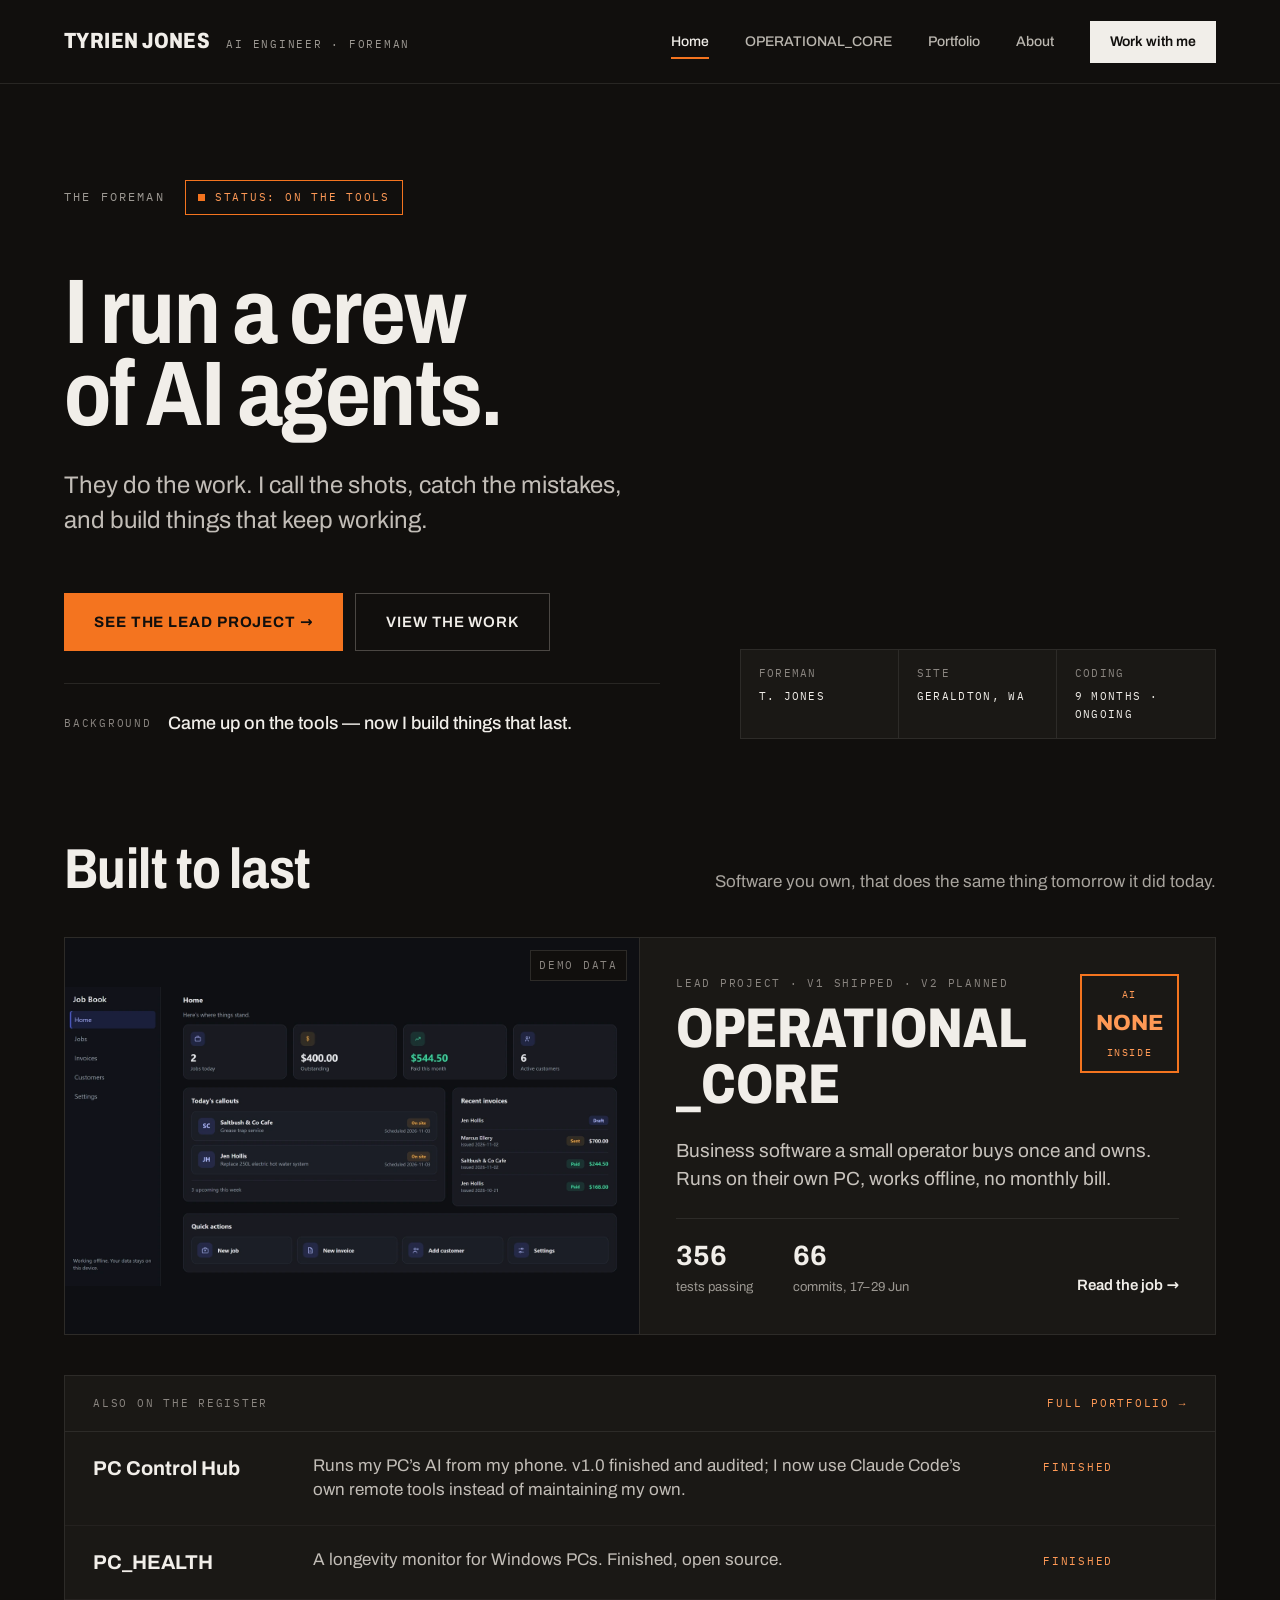
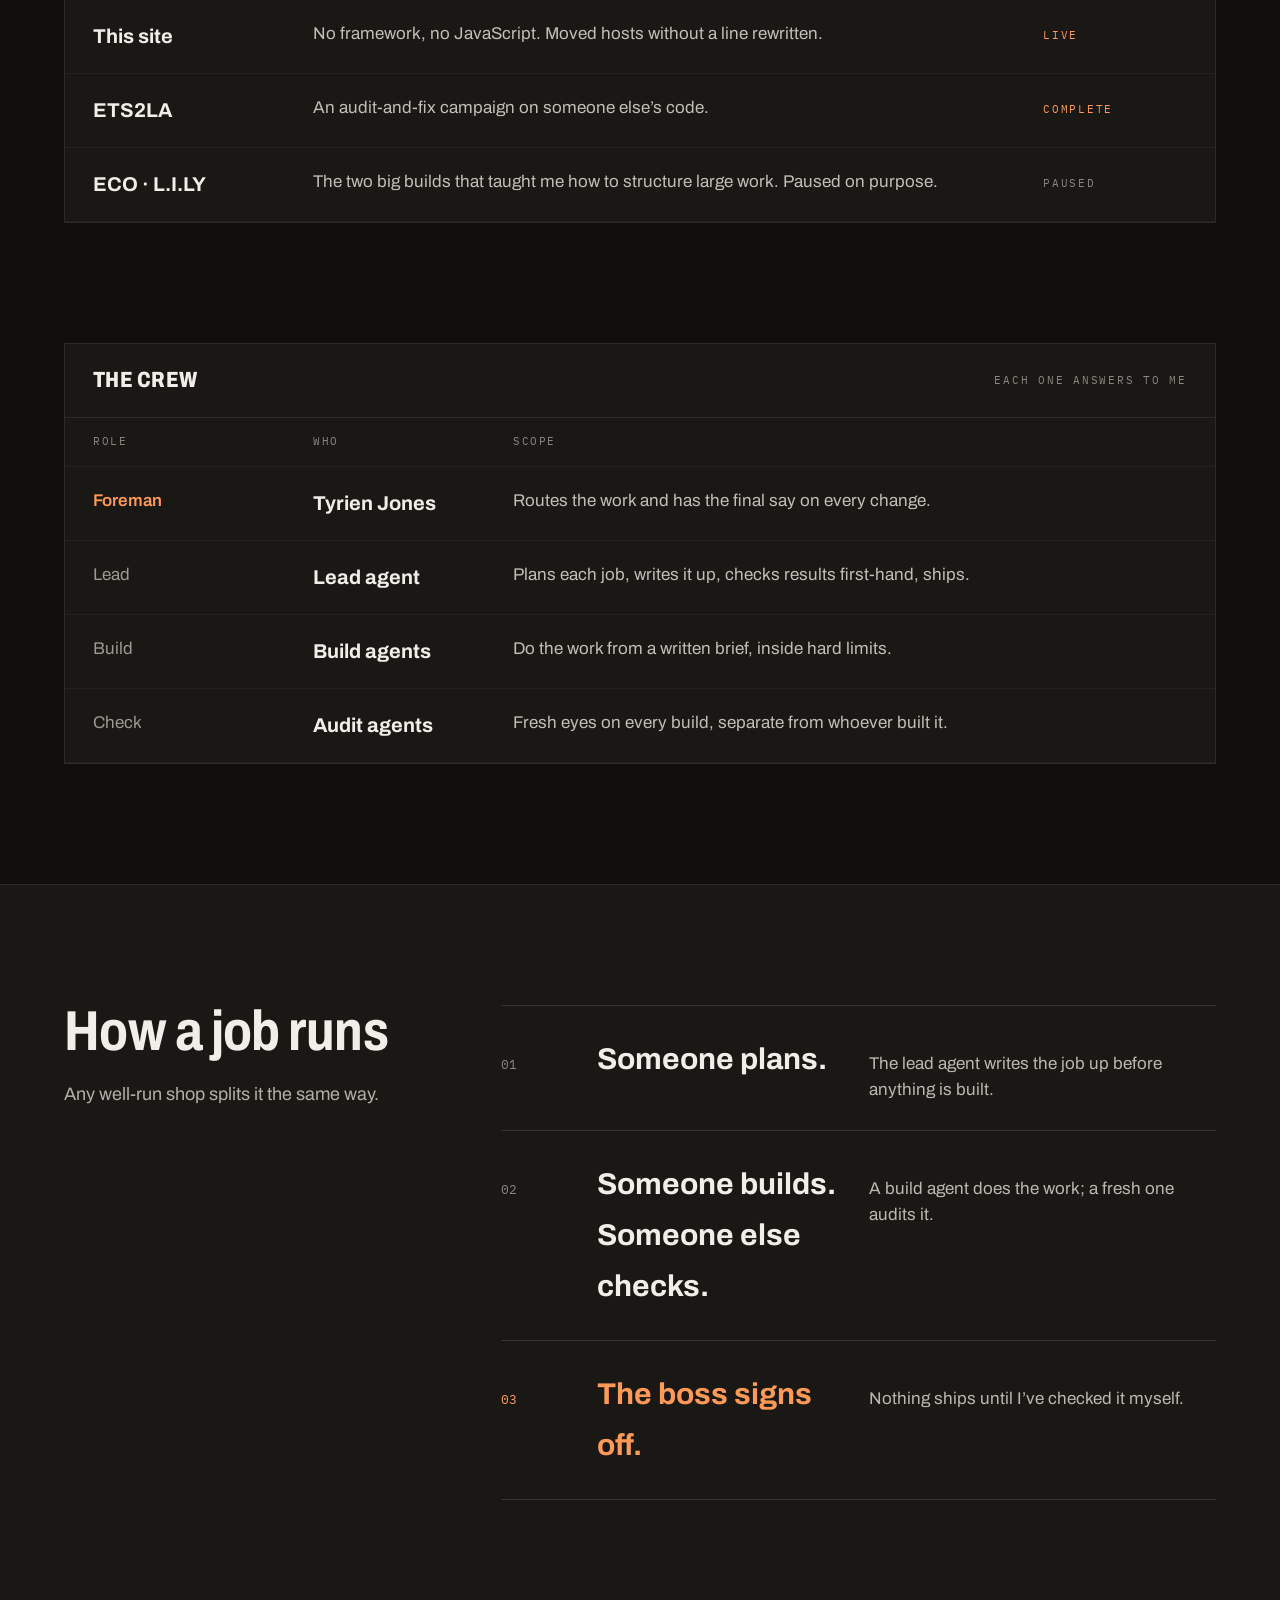
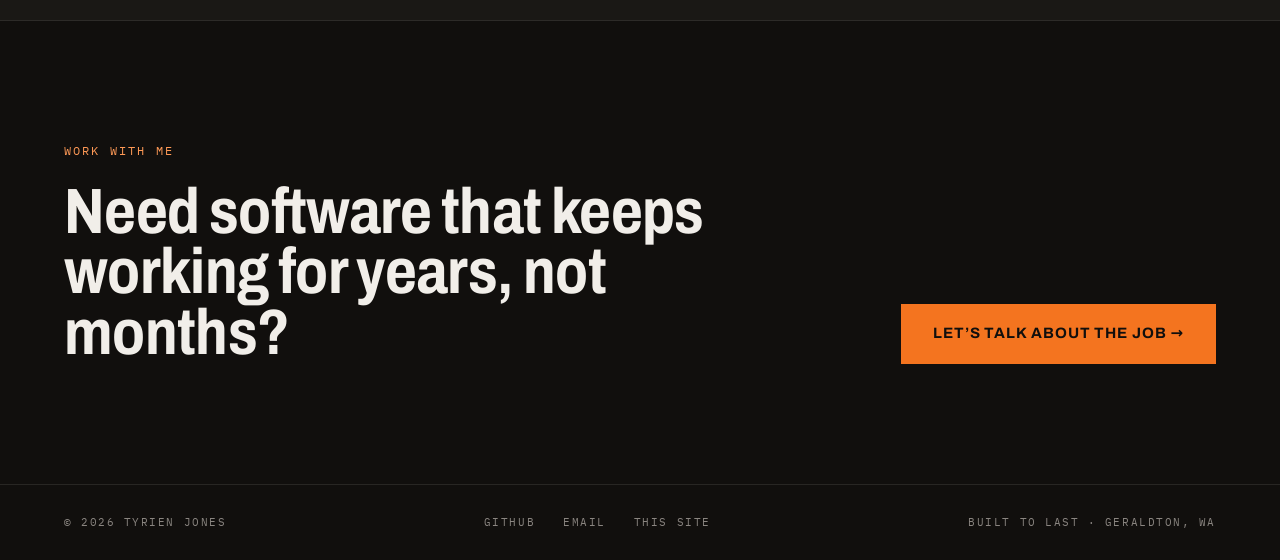
<file: site/index.html>
<!DOCTYPE html>
<html lang="en">
<head>
<meta charset="utf-8">
<meta name="viewport" content="width=device-width, initial-scale=1">
<meta name="color-scheme" content="dark">
<title>Tyrien Jones — AI Engineer · Foreman</title>
<meta name="description" content="I run a crew of AI agents. They do the work. I call the shots, catch the mistakes, and build things that keep working.">
<link rel="stylesheet" href="assets/css/site.css?v=9049bccd">
</head>
<body>

<header class="site-head">
  <a class="brand" href="index.html">
    <span class="brand-name">TYRIEN JONES</span>
    <span class="brand-sub">AI ENGINEER · FOREMAN</span>
  </a>
  <nav class="nav" aria-label="Primary">
    <a href="index.html" class="active" aria-current="page">Home</a>
    <a href="operational-core.html">OPERATIONAL_CORE</a>
    <a href="portfolio.html">Portfolio</a>
    <a href="about.html">About</a>
    <a href="work.html" class="btn-work">Work with me</a>
  </nav>
</header>

<section class="hero">
  <div class="hero-copy">
    <div class="kicker">
      <span class="lbl lbl-lg">THE FOREMAN</span>
      <span class="tag-status">STATUS: ON THE TOOLS</span>
    </div>
    <div style="display:flex;flex-direction:column;gap:32px">
      <h1 class="display">I run a crew of AI agents.</h1>
      <p class="hero-lede">They do the work. I call the shots, catch the mistakes, and build things that keep working.</p>
    </div>
    <div style="display:flex;flex-direction:column;gap:32px">
      <div style="display:flex;gap:12px;flex-wrap:wrap">
        <a class="btn btn-accent" href="operational-core.html">SEE THE LEAD PROJECT →</a>
        <a class="btn btn-ghost" href="portfolio.html">VIEW THE WORK</a>
      </div>
      <div class="hero-foot">
        <span class="lbl">BACKGROUND</span>
        <b>Came up on the tools — now I build <span>things that last</span>.</b>
      </div>
    </div>
  </div>
  <div class="hero-media">
    <div class="spec-strip">
      <div><span>FOREMAN</span><span>T. JONES</span></div>
      <div><span>SITE</span><span>GERALDTON, WA</span></div>
      <div><span>CODING</span><span>9 MONTHS · ONGOING</span></div>
    </div>
  </div>
</section>

<section class="sec" style="display:flex;flex-direction:column;gap:40px">
  <div class="sec-head">
    <h2>Built to last</h2>
    <span class="sub">Software you own, that does the same thing tomorrow it did today.</span>
  </div>
  <div class="card-grid" style="grid-template-columns:minmax(0,1fr)">
    <a class="card" href="operational-core.html" style="display:grid;grid-template-columns:repeat(auto-fit,minmax(min(100%,420px),1fr))">
      <div class="card-shot"><img src="assets/img/oc-home-1440.webp" srcset="assets/img/oc-home-1440.webp 1440w, assets/img/oc-home-2880.webp 2880w" sizes="(min-width: 1440px) 660px, (min-width: 901px) 50vw, 100vw" width="1440" height="750" alt="OPERATIONAL_CORE's Home screen, with demo data"><span class="lbl card-shot-tag">DEMO DATA</span></div>
      <div class="card-body">
        <div class="card-top">
          <div style="display:flex;flex-direction:column;gap:8px">
            <span class="lbl">LEAD PROJECT · v1 SHIPPED · v2 PLANNED</span>
            <span class="card-title">OPERATIONAL<wbr>_CORE</span>
          </div>
          <span class="stamp"><span>AI</span><b>NONE</b><span>INSIDE</span></span>
        </div>
        <p class="card-desc">Business software a small operator buys once and owns. Runs on their own PC, works offline, no monthly bill.</p>
        <div class="stats">
          <div class="stat"><b>356</b><span>tests passing</span></div>
          <div class="stat"><b>66</b><span>commits, 17–29 Jun</span></div>
          <span class="stat-link">Read the job →</span>
        </div>
      </div>
    </a>
  </div>
  <div class="panel">
    <div class="panel-bar"><span class="lbl">ALSO ON THE REGISTER</span><a class="lbl" href="portfolio.html" style="color:oklch(0.78 0.15 52)">FULL PORTFOLIO →</a></div>
    <div class="sheet" style="grid-template-columns:220px minmax(0,1fr) 200px">
      <div class="s-name">PC Control Hub</div><div class="s-desc row-end">Runs my PC&rsquo;s AI from my phone. v1.0 finished and audited; I now use Claude Code&rsquo;s own remote tools instead of maintaining my own.</div><div class="row-end"><span class="lbl" style="color:oklch(0.78 0.15 52)">FINISHED</span></div>
      <div class="s-name">PC_HEALTH</div><div class="s-desc row-end">A longevity monitor for Windows PCs. Finished, open source.</div><div class="row-end"><span class="lbl" style="color:oklch(0.78 0.15 52)">FINISHED</span></div>
      <div class="s-name">This site</div><div class="s-desc row-end">No framework, no JavaScript. Moved hosts without a line rewritten.</div><div class="row-end"><span class="lbl" style="color:oklch(0.78 0.15 52)">LIVE</span></div>
      <div class="s-name">ETS2LA</div><div class="s-desc row-end">An audit-and-fix campaign on someone else’s code.</div><div class="row-end"><span class="lbl" style="color:oklch(0.78 0.15 52)">COMPLETE</span></div>
      <div class="s-name">ECO · L.I.LY</div><div class="s-desc">The two big builds that taught me how to structure large work. Paused on purpose.</div><div><span class="lbl">PAUSED</span></div>
    </div>
  </div>
</section>

<section class="sec">
  <div class="panel">
    <div class="panel-bar">
      <span class="ttl">THE CREW</span>
      <span class="lbl">EACH ONE ANSWERS TO ME</span>
    </div>
    <div class="sheet" style="grid-template-columns:220px 200px minmax(0,1fr)">
      <div class="s-h">ROLE</div>
      <div class="s-h">WHO</div>
      <div class="s-h">SCOPE</div>
      <div class="s-role hl">Foreman</div>
      <div class="s-name">Tyrien Jones</div>
      <div class="s-desc row-end">Routes the work and has the final say on every change.</div>
      <div class="s-role">Lead</div>
      <div class="s-name">Lead agent</div>
      <div class="s-desc row-end">Plans each job, writes it up, checks results first-hand, ships.</div>
      <div class="s-role">Build</div>
      <div class="s-name">Build agents</div>
      <div class="s-desc row-end">Do the work from a written brief, inside hard limits.</div>
      <div class="s-role">Check</div>
      <div class="s-name">Audit agents</div>
      <div class="s-desc">Fresh eyes on every build, separate from whoever built it.</div>
    </div>
  </div>
</section>

<section class="sec-band split s-12">
  <div style="display:flex;flex-direction:column;gap:20px">
    <h2>How a job runs</h2>
    <p style="font-size:18px;color:oklch(0.75 0.01 75)">Any well-run shop splits it the same way.</p>
  </div>
  <div class="steps">
    <div class="step">
      <span class="n">01</span>
      <span class="t">Someone plans.</span>
      <span class="d">The lead agent writes the job up before anything is built.</span>
    </div>
    <div class="step">
      <span class="n">02</span>
      <span class="t">Someone builds. Someone else checks.</span>
      <span class="d">A build agent does the work; a fresh one audits it.</span>
    </div>
    <div class="step hl">
      <span class="n">03</span>
      <span class="t">The boss signs off.</span>
      <span class="d">Nothing ships until I’ve checked it myself.</span>
    </div>
  </div>
</section>

<section class="cta">
  <div class="cta-copy">
    <span class="lbl lbl-lg">WORK WITH ME</span>
    <span class="cta-q">Need software that keeps working for years, not months?</span>
  </div>
  <a class="btn btn-accent" href="work.html">LET’S TALK ABOUT THE JOB →</a>
</section>

<footer class="site-foot">
  <span>© 2026 TYRIEN JONES</span>
  <span class="links">
    <a href="https://github.com/tyrienjones-tech">GITHUB</a>
    <!--email_off--><a href="mailto:tyrienjones.tech@gmail.com">EMAIL</a><!--/email_off-->
    <a href="this-site.html">THIS SITE</a>
  </span>
  <span>BUILT TO LAST · GERALDTON, WA</span>
</footer>

</body>
</html>
</file>
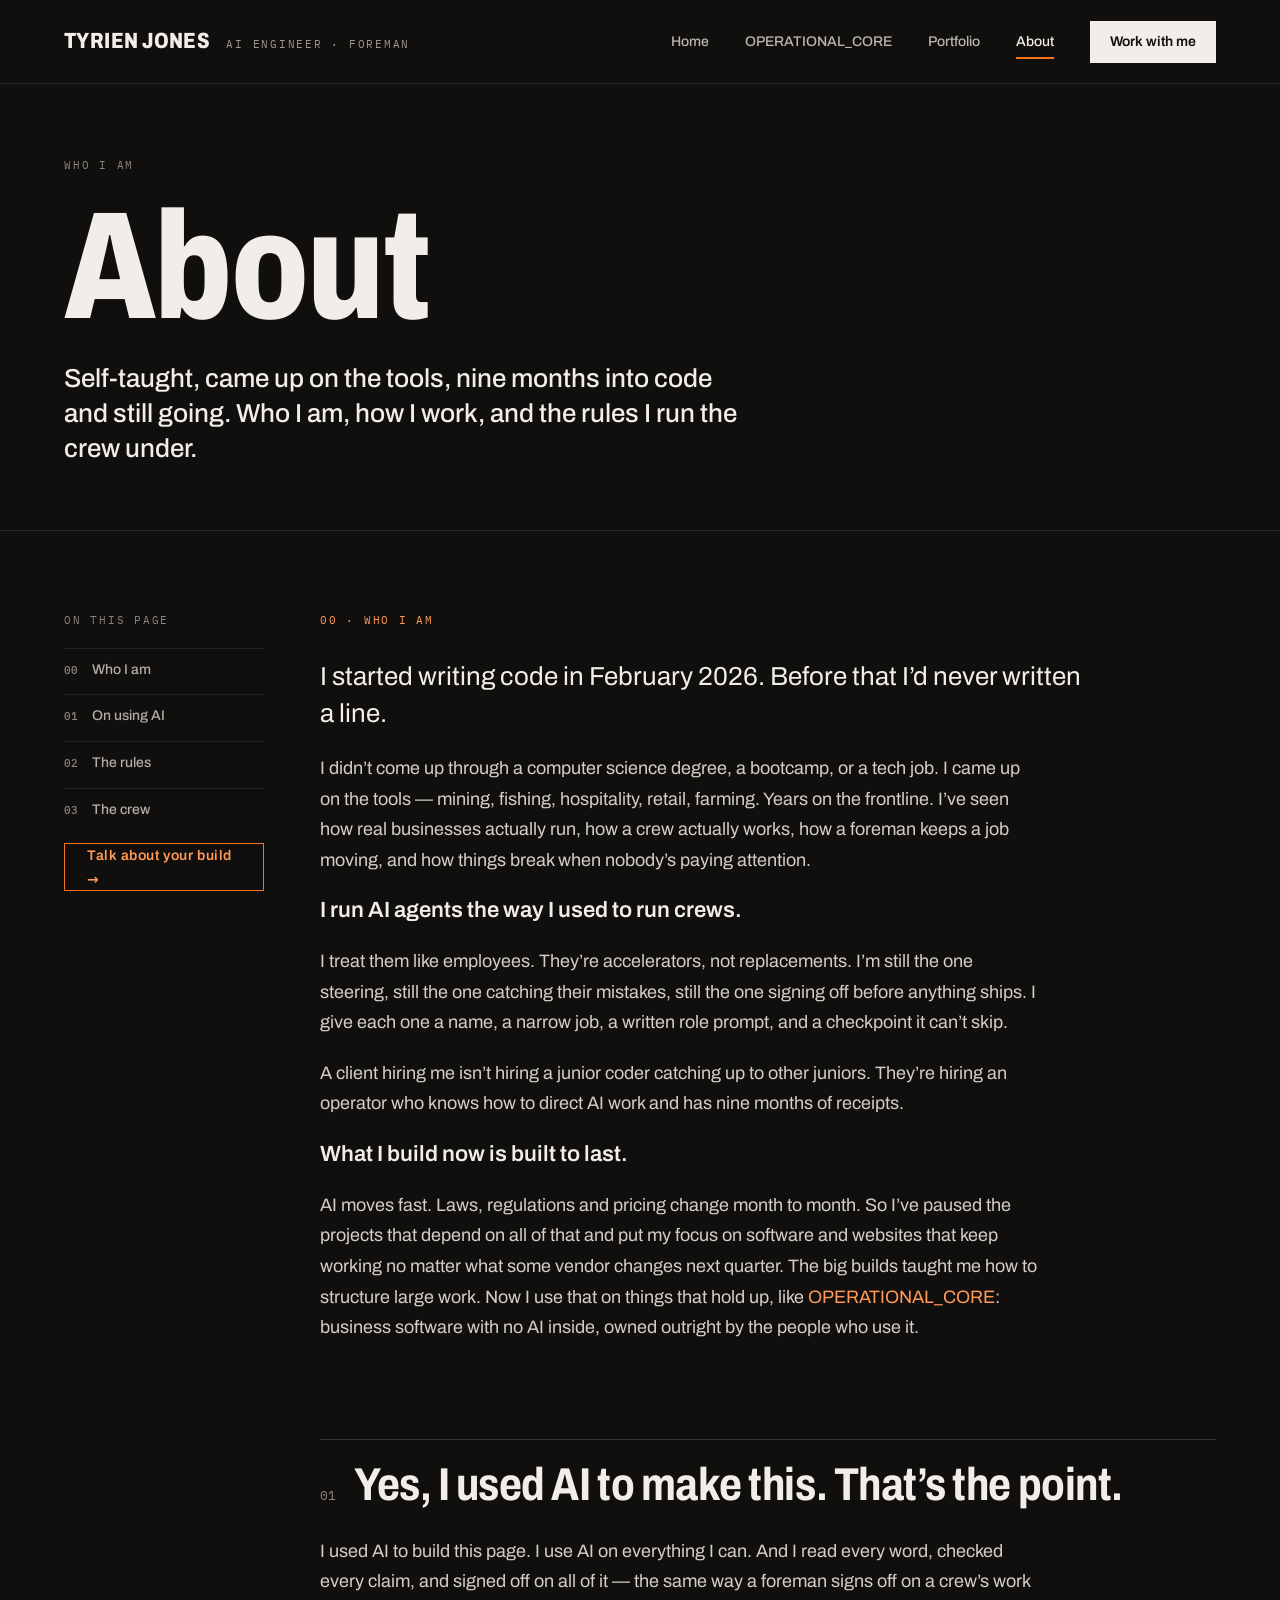
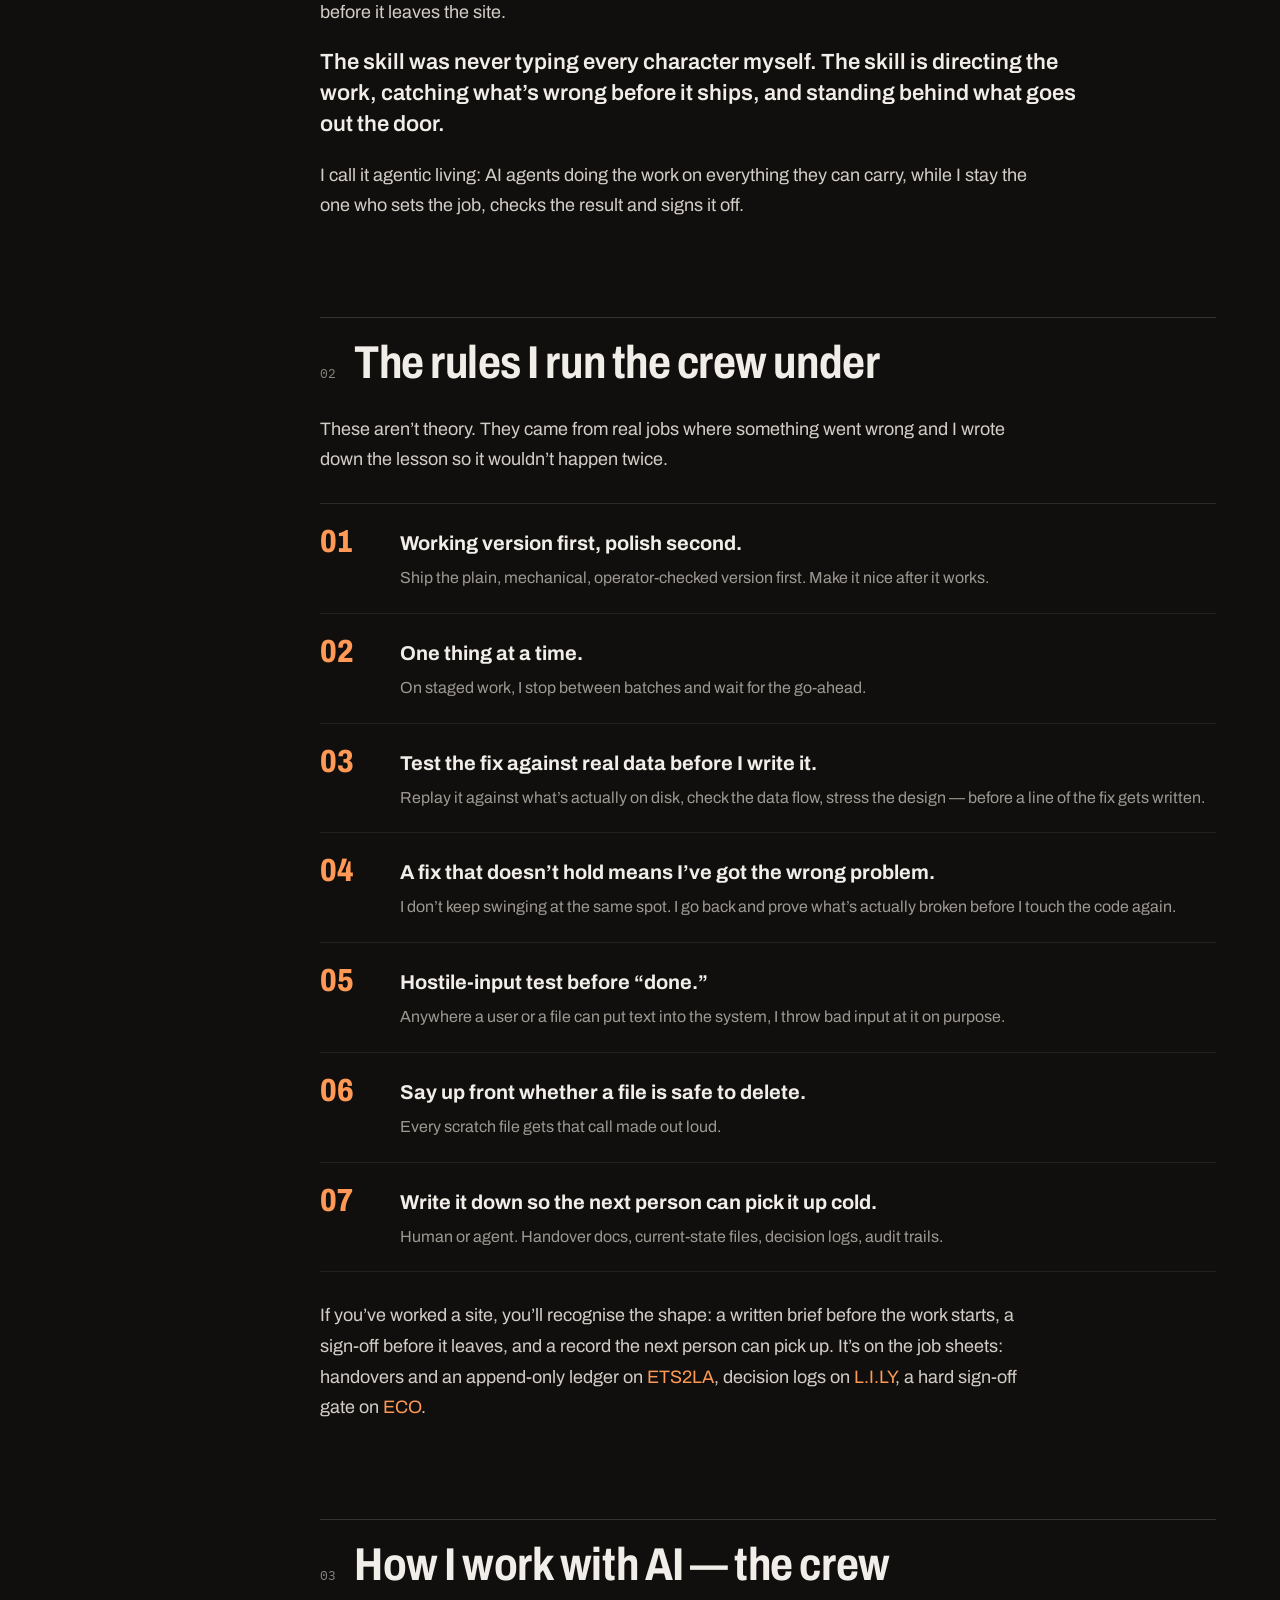
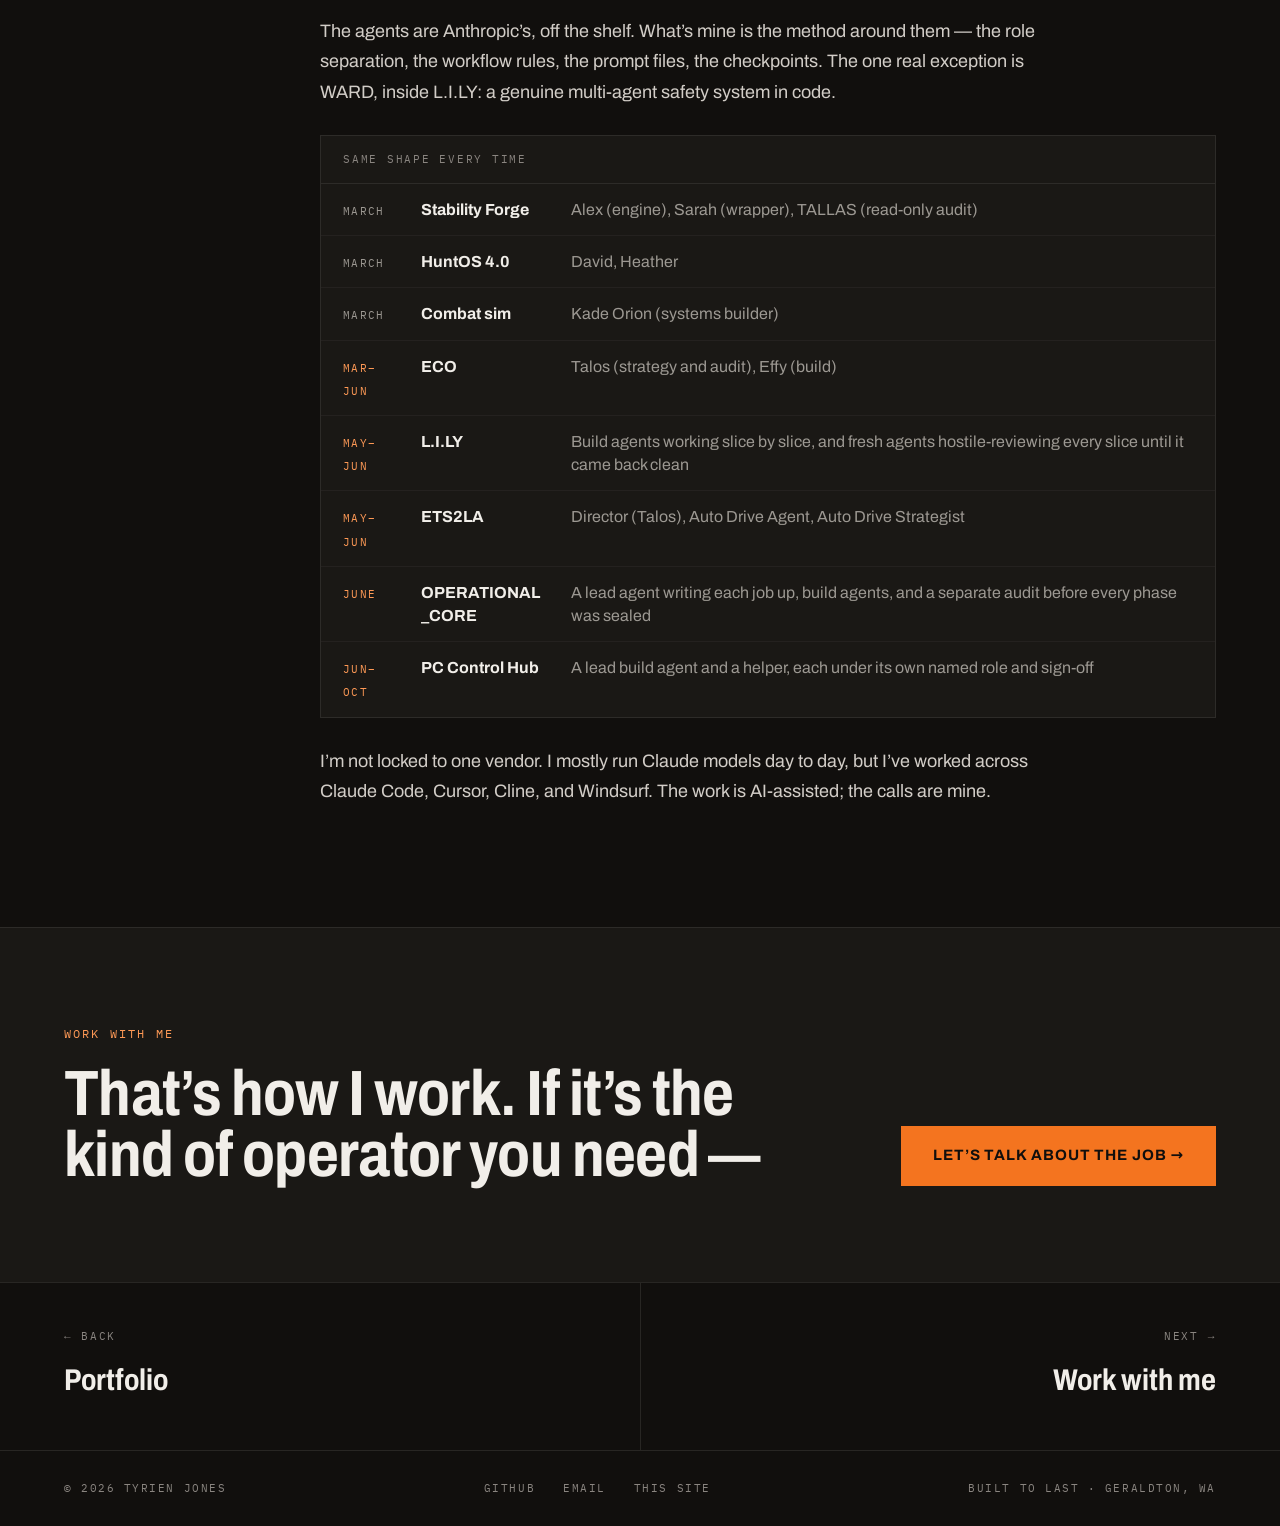
<file: site/about.html>
<!DOCTYPE html>
<html lang="en">
<head>
<meta charset="utf-8">
<meta name="viewport" content="width=device-width, initial-scale=1">
<meta name="color-scheme" content="dark">
<title>About — Tyrien Jones</title>
<meta name="description" content="Self-taught, came up on the tools, nine months into code and still going. Who I am, how I work, and the rules I run the crew under.">
<link rel="stylesheet" href="assets/css/site.css?v=9049bccd">
</head>
<body>

<header class="site-head">
  <a class="brand" href="index.html">
    <span class="brand-name">TYRIEN JONES</span>
    <span class="brand-sub">AI ENGINEER · FOREMAN</span>
  </a>
  <nav class="nav" aria-label="Primary">
    <a href="index.html">Home</a>
    <a href="operational-core.html">OPERATIONAL_CORE</a>
    <a href="portfolio.html">Portfolio</a>
    <a href="about.html" class="active" aria-current="page">About</a>
    <a href="work.html" class="btn-work">Work with me</a>
  </nav>
</header>

<section class="page-head" style="grid-template-columns:minmax(0,1fr);padding-bottom:64px;border-bottom:1px solid oklch(0.27 0.006 70)">
  <div style="display:flex;flex-direction:column;gap:28px">
    <div class="kicker"><span class="lbl">WHO I AM</span></div>
    <h1 class="display" style="font-weight:800;font-stretch:78%;font-size:clamp(100px,11.94vw,200px);line-height:.85;letter-spacing:-.01em">About</h1>
    <p class="lede" style="max-width:680px;line-height:1.35;color:oklch(0.95 0.008 80)">Self-taught, came up on the tools, <span>nine months into code and still going</span>. Who I am, how I work, and the rules I run the crew under.</p>
  </div>
</section>

<section class="doc" style="padding-top:80px">
  <aside class="doc-index">
    <span class="lbl idx-ttl">ON THIS PAGE</span>
    <a href="#who-i-am" class="on"><span class="n">00</span>Who I am</a>
    <a href="#using-ai"><span class="n">01</span>On using AI</a>
    <a href="#the-rules"><span class="n">02</span>The rules</a>
    <a href="#the-crew"><span class="n">03</span>The crew</a>
    <a class="btn btn-accent" href="work.html">Talk about your build →</a>
  </aside>
  <div class="doc-main">

    <section class="doc-sec" id="who-i-am" style="scroll-margin-top:24px">
      <span class="lbl" style="color:oklch(0.78 0.15 52)">00 · WHO I AM</span>
      <div class="prose">
        <p style="font-size:26px;line-height:1.45;color:oklch(0.95 0.008 80)">I started writing code in February 2026. Before that I&rsquo;d never written a line.</p>
        <p>I didn&rsquo;t come up through a computer science degree, a bootcamp, or a tech job. I came up on the tools — mining, fishing, hospitality, retail, farming. Years on the frontline. I&rsquo;ve seen how real businesses actually run, how a crew actually works, how a foreman keeps a job moving, and how things break when nobody&rsquo;s paying attention.</p>
        <p class="big" style="font-size:22px;line-height:1.4;font-weight:600">I run AI agents the way I used to run crews.</p>
        <p>I treat them like employees. They&rsquo;re accelerators, not replacements. I&rsquo;m still the one steering, still the one catching their mistakes, still the one signing off before anything ships. I give each one a name, a narrow job, a written role prompt, and a checkpoint it can&rsquo;t skip.</p>
        <p>A client hiring me isn&rsquo;t hiring a junior coder catching up to other juniors. They&rsquo;re hiring an operator who knows how to direct AI work and has <span>nine months of receipts</span>.</p>
        <p class="big" style="font-size:22px;line-height:1.4;font-weight:600">What I build now is built to last.</p>
        <p>AI moves fast. Laws, regulations and pricing change month to month. So I&rsquo;ve paused the projects that depend on all of that and put my focus on software and websites that keep working no matter what some vendor changes next quarter. The big builds taught me how to structure large work. Now I use that on things that hold up, like <a href="operational-core.html" style="color:oklch(0.78 0.15 52)">OPERATIONAL_CORE</a>: business software with no AI inside, owned outright by the people who use it.</p>
      </div>
    </section>

    <section class="doc-sec" id="using-ai" style="scroll-margin-top:24px">
      <header><span class="n" style="color:oklch(0.62 0.01 75)">01</span><h2>Yes, I used AI to make this. That&rsquo;s the point.</h2></header>
      <div class="prose">
        <p>I used AI to build this page. I use AI on everything I can. And I read every word, checked every claim, and signed off on all of it — the same way a foreman signs off on a crew&rsquo;s work before it leaves the site.</p>
        <p class="big" style="font-size:22px;line-height:1.4;font-weight:600">The skill was never typing every character myself. The skill is directing the work, catching what&rsquo;s wrong before it ships, and standing behind what goes out the door.</p>
        <p>I call it agentic living: AI agents doing the work on everything they can carry, while I stay the one who sets the job, checks the result and signs it off.</p>
      </div>
    </section>

    <section class="doc-sec" id="the-rules" style="scroll-margin-top:24px">
      <header><span class="n" style="color:oklch(0.62 0.01 75)">02</span><h2>The rules I run the crew under</h2></header>
      <div class="prose"><p>These aren&rsquo;t theory. They came from real jobs where something went wrong and I wrote down the lesson so it wouldn&rsquo;t happen twice.</p></div>
      <div style="display:flex;flex-direction:column;border-top:1px solid oklch(0.29 0.006 70)">
        <div style="display:grid;grid-template-columns:64px minmax(0,1fr);gap:16px;padding:22px 0;border-bottom:1px solid oklch(0.25 0.006 70)"><span style="font-weight:800;font-stretch:80%;font-size:32px;line-height:1;color:oklch(0.78 0.15 52)">01</span><div style="display:flex;flex-direction:column;gap:6px"><span style="font-size:20px;font-weight:700">Working version first, polish second.</span><span style="font-size:16px;line-height:1.55;color:oklch(0.68 0.01 75)">Ship the plain, mechanical, operator-checked version first. Make it nice after it works.</span></div></div>
        <div style="display:grid;grid-template-columns:64px minmax(0,1fr);gap:16px;padding:22px 0;border-bottom:1px solid oklch(0.25 0.006 70)"><span style="font-weight:800;font-stretch:80%;font-size:32px;line-height:1;color:oklch(0.78 0.15 52)">02</span><div style="display:flex;flex-direction:column;gap:6px"><span style="font-size:20px;font-weight:700">One thing at a time.</span><span style="font-size:16px;line-height:1.55;color:oklch(0.68 0.01 75)">On staged work, I stop between batches and wait for the go-ahead.</span></div></div>
        <div style="display:grid;grid-template-columns:64px minmax(0,1fr);gap:16px;padding:22px 0;border-bottom:1px solid oklch(0.25 0.006 70)"><span style="font-weight:800;font-stretch:80%;font-size:32px;line-height:1;color:oklch(0.78 0.15 52)">03</span><div style="display:flex;flex-direction:column;gap:6px"><span style="font-size:20px;font-weight:700">Test the fix against real data before I write it.</span><span style="font-size:16px;line-height:1.55;color:oklch(0.68 0.01 75)">Replay it against what&rsquo;s actually on disk, check the data flow, stress the design — before a line of the fix gets written.</span></div></div>
        <div style="display:grid;grid-template-columns:64px minmax(0,1fr);gap:16px;padding:22px 0;border-bottom:1px solid oklch(0.25 0.006 70)"><span style="font-weight:800;font-stretch:80%;font-size:32px;line-height:1;color:oklch(0.78 0.15 52)">04</span><div style="display:flex;flex-direction:column;gap:6px"><span style="font-size:20px;font-weight:700">A fix that doesn&rsquo;t hold means I&rsquo;ve got the wrong problem.</span><span style="font-size:16px;line-height:1.55;color:oklch(0.68 0.01 75)">I don&rsquo;t keep swinging at the same spot. I go back and prove what&rsquo;s actually broken before I touch the code again.</span></div></div>
        <div style="display:grid;grid-template-columns:64px minmax(0,1fr);gap:16px;padding:22px 0;border-bottom:1px solid oklch(0.25 0.006 70)"><span style="font-weight:800;font-stretch:80%;font-size:32px;line-height:1;color:oklch(0.78 0.15 52)">05</span><div style="display:flex;flex-direction:column;gap:6px"><span style="font-size:20px;font-weight:700">Hostile-input test before &ldquo;done.&rdquo;</span><span style="font-size:16px;line-height:1.55;color:oklch(0.68 0.01 75)">Anywhere a user or a file can put text into the system, I throw bad input at it on purpose.</span></div></div>
        <div style="display:grid;grid-template-columns:64px minmax(0,1fr);gap:16px;padding:22px 0;border-bottom:1px solid oklch(0.25 0.006 70)"><span style="font-weight:800;font-stretch:80%;font-size:32px;line-height:1;color:oklch(0.78 0.15 52)">06</span><div style="display:flex;flex-direction:column;gap:6px"><span style="font-size:20px;font-weight:700">Say up front whether a file is safe to delete.</span><span style="font-size:16px;line-height:1.55;color:oklch(0.68 0.01 75)">Every scratch file gets that call made out loud.</span></div></div>
        <div style="display:grid;grid-template-columns:64px minmax(0,1fr);gap:16px;padding:22px 0;border-bottom:1px solid oklch(0.25 0.006 70)"><span style="font-weight:800;font-stretch:80%;font-size:32px;line-height:1;color:oklch(0.78 0.15 52)">07</span><div style="display:flex;flex-direction:column;gap:6px"><span style="font-size:20px;font-weight:700">Write it down so the next person can pick it up cold.</span><span style="font-size:16px;line-height:1.55;color:oklch(0.68 0.01 75)">Human or agent. Handover docs, current-state files, decision logs, audit trails.</span></div></div>
      </div>
      <div class="prose"><p>If you&rsquo;ve worked a site, you&rsquo;ll recognise the shape: a written brief before the work starts, a sign-off before it leaves, and a record the next person can pick up. It&rsquo;s on the job sheets: handovers and an append-only ledger on <a href="portfolio.html#ets2la" style="color:oklch(0.78 0.15 52)">ETS2LA</a>, decision logs on <a href="lily.html#how-i-ran-it" style="color:oklch(0.78 0.15 52)">L.I.LY</a>, a hard sign-off gate on <a href="eco.html#how-i-ran-it" style="color:oklch(0.78 0.15 52)">ECO</a>.</p></div>
    </section>

    <section class="doc-sec" id="the-crew" style="scroll-margin-top:24px">
      <header><span class="n" style="color:oklch(0.62 0.01 75)">03</span><h2>How I work with AI — the crew</h2></header>
      <div class="prose">
        <p>The agents are Anthropic&rsquo;s, off the shelf. What&rsquo;s mine is the method around them — the role separation, the workflow rules, the prompt files, the checkpoints. The one real exception is WARD, inside L.I.LY: a genuine multi-agent safety system in code.</p>
      </div>
      <div class="panel">
        <div class="panel-bar" style="padding:14px 22px"><span class="lbl">SAME SHAPE EVERY TIME</span></div>
        <div class="sheet" style="grid-template-columns:100px 150px minmax(0,1fr);font-size:16px">
          <div style="padding:14px 22px"><span class="lbl" style="letter-spacing:.12em;color:oklch(0.68 0.01 75)">MARCH</span></div><div style="padding:14px 22px 14px 0;font-weight:700">Stability Forge</div><div class="s-role" style="padding:14px 22px 14px 0">Alex (engine), Sarah (wrapper), TALLAS (read-only audit)</div>
          <div style="padding:14px 22px"><span class="lbl" style="letter-spacing:.12em;color:oklch(0.68 0.01 75)">MARCH</span></div><div style="padding:14px 22px 14px 0;font-weight:700">HuntOS 4.0</div><div class="s-role" style="padding:14px 22px 14px 0">David, Heather</div>
          <div style="padding:14px 22px"><span class="lbl" style="letter-spacing:.12em;color:oklch(0.68 0.01 75)">MARCH</span></div><div style="padding:14px 22px 14px 0;font-weight:700">Combat sim</div><div class="s-role" style="padding:14px 22px 14px 0">Kade Orion (systems builder)</div>
          <div style="padding:14px 22px"><span class="lbl" style="letter-spacing:.12em;color:oklch(0.78 0.15 52)">MAR–JUN</span></div><div style="padding:14px 22px 14px 0;font-weight:700">ECO</div><div class="s-role" style="padding:14px 22px 14px 0">Talos (strategy and audit), Effy (build)</div>
          <div style="padding:14px 22px"><span class="lbl" style="letter-spacing:.12em;color:oklch(0.78 0.15 52)">MAY–JUN</span></div><div style="padding:14px 22px 14px 0;font-weight:700">L.I.LY</div><div class="s-role" style="padding:14px 22px 14px 0">Build agents working slice by slice, and fresh agents hostile-reviewing every slice until it came back clean</div>
          <div style="padding:14px 22px"><span class="lbl" style="letter-spacing:.12em;color:oklch(0.78 0.15 52)">MAY–JUN</span></div><div style="padding:14px 22px 14px 0;font-weight:700">ETS2LA</div><div class="s-role" style="padding:14px 22px 14px 0">Director (Talos), Auto Drive Agent, Auto Drive Strategist</div>
          <div style="padding:14px 22px"><span class="lbl" style="letter-spacing:.12em;color:oklch(0.78 0.15 52)">JUNE</span></div><div style="padding:14px 22px 14px 0;font-weight:700">OPERATIONAL<wbr>_CORE</div><div class="s-role" style="padding:14px 22px 14px 0">A lead agent writing each job up, build agents, and a separate audit before every phase was sealed</div>
          <div style="padding:14px 22px;border-bottom:none"><span class="lbl" style="letter-spacing:.12em;color:oklch(0.78 0.15 52)">JUN–OCT</span></div><div style="padding:14px 22px 14px 0;font-weight:700;border-bottom:none">PC Control Hub</div><div class="s-role" style="padding:14px 22px 14px 0;border-bottom:none">A lead build agent and a helper, each under its own named role and sign-off</div>
        </div>
      </div>
      <div class="prose">
        <p>I&rsquo;m not locked to one vendor. I mostly run Claude models day to day, but I&rsquo;ve worked across Claude Code, Cursor, Cline, and Windsurf. The work is AI-assisted; the calls are mine.</p>
      </div>
    </section>

  </div>
</section>

<section class="cta in-panel" style="padding-top:96px;padding-bottom:96px;border-bottom:none">
  <div class="cta-copy">
    <span class="lbl lbl-lg">WORK WITH ME</span>
    <span class="cta-q">That&rsquo;s how I work. If it&rsquo;s the kind of operator you need —</span>
  </div>
  <a class="btn btn-accent" href="work.html">LET&rsquo;S TALK ABOUT THE JOB →</a>
</section>

<nav class="pn">
  <a href="portfolio.html"><span class="lbl">← BACK</span><b>Portfolio</b></a>
  <a href="work.html"><span class="lbl">NEXT →</span><b>Work with me</b></a>
</nav>

<footer class="site-foot">
  <span>© 2026 TYRIEN JONES</span>
  <span class="links">
    <a href="https://github.com/tyrienjones-tech">GITHUB</a>
    <!--email_off--><a href="mailto:tyrienjones.tech@gmail.com">EMAIL</a><!--/email_off-->
    <a href="this-site.html">THIS SITE</a>
  </span>
  <span>BUILT TO LAST · GERALDTON, WA</span>
</footer>

</body>
</html>
</file>
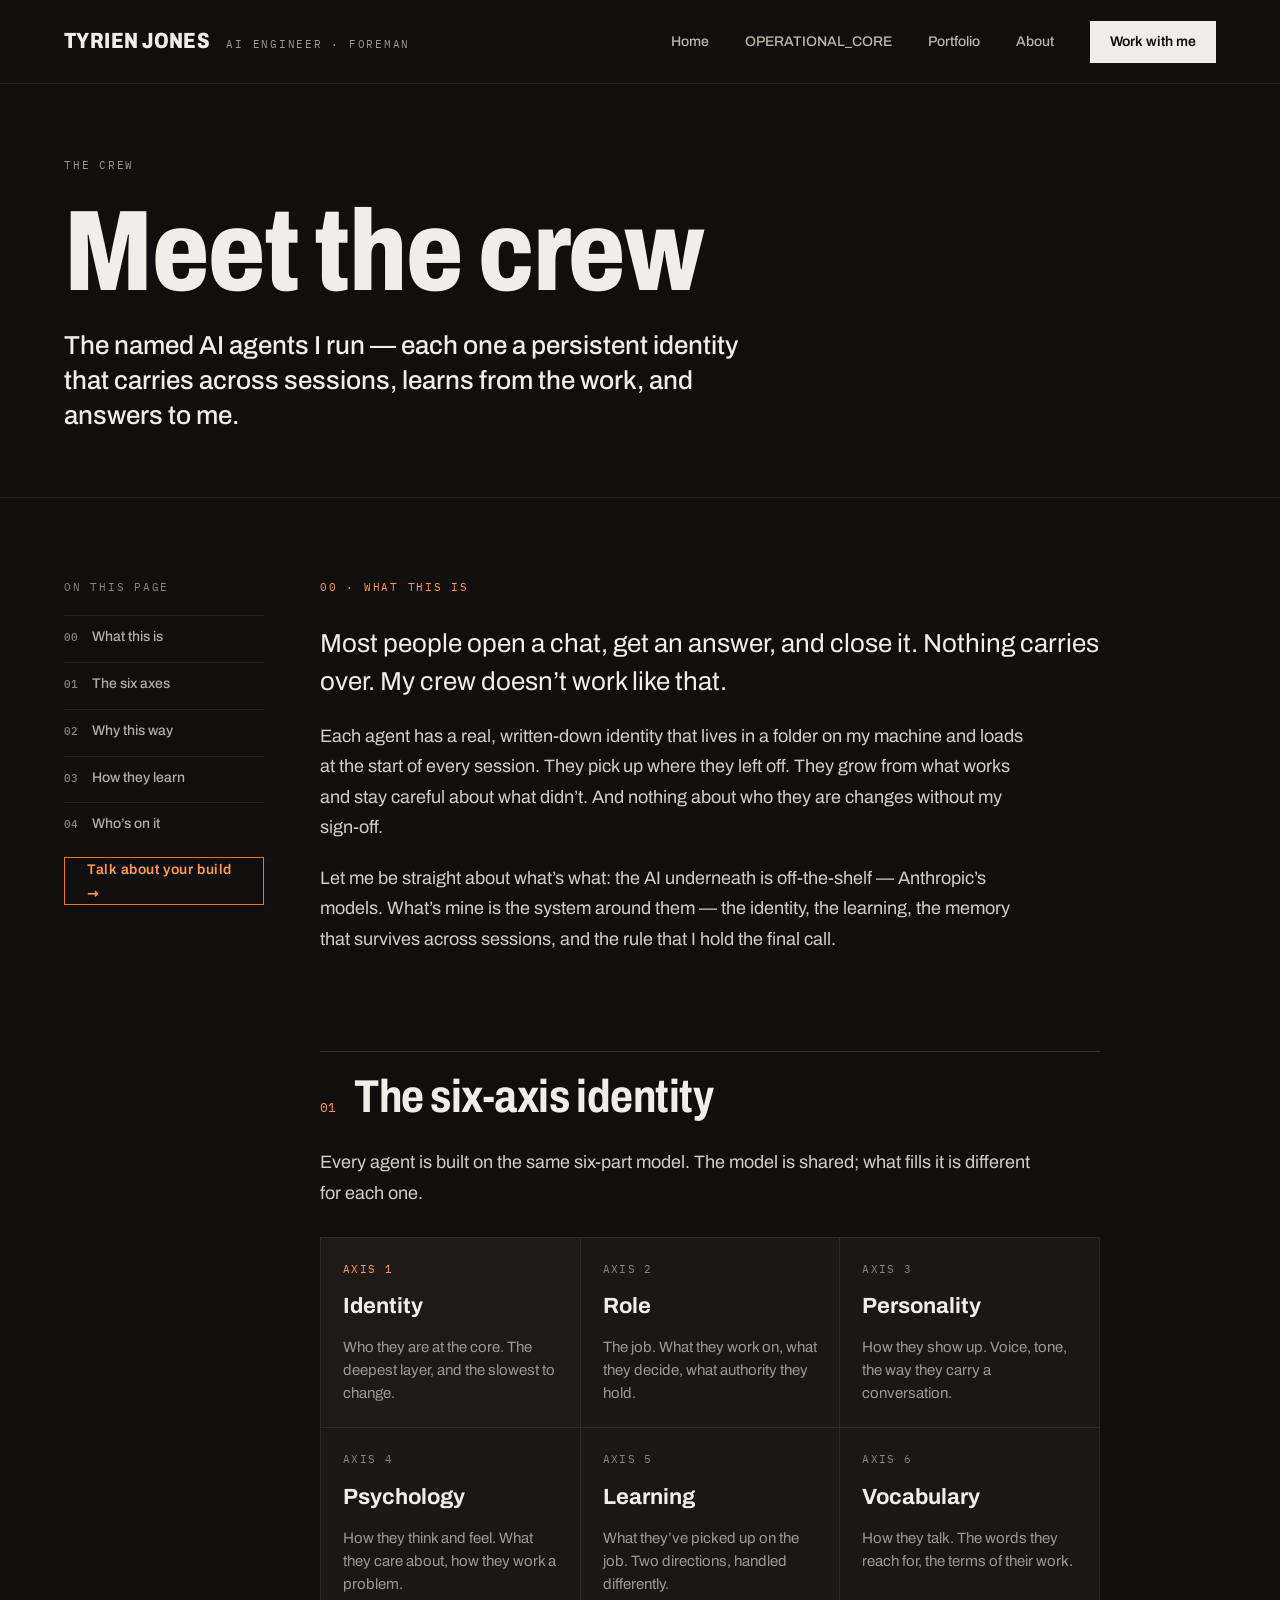
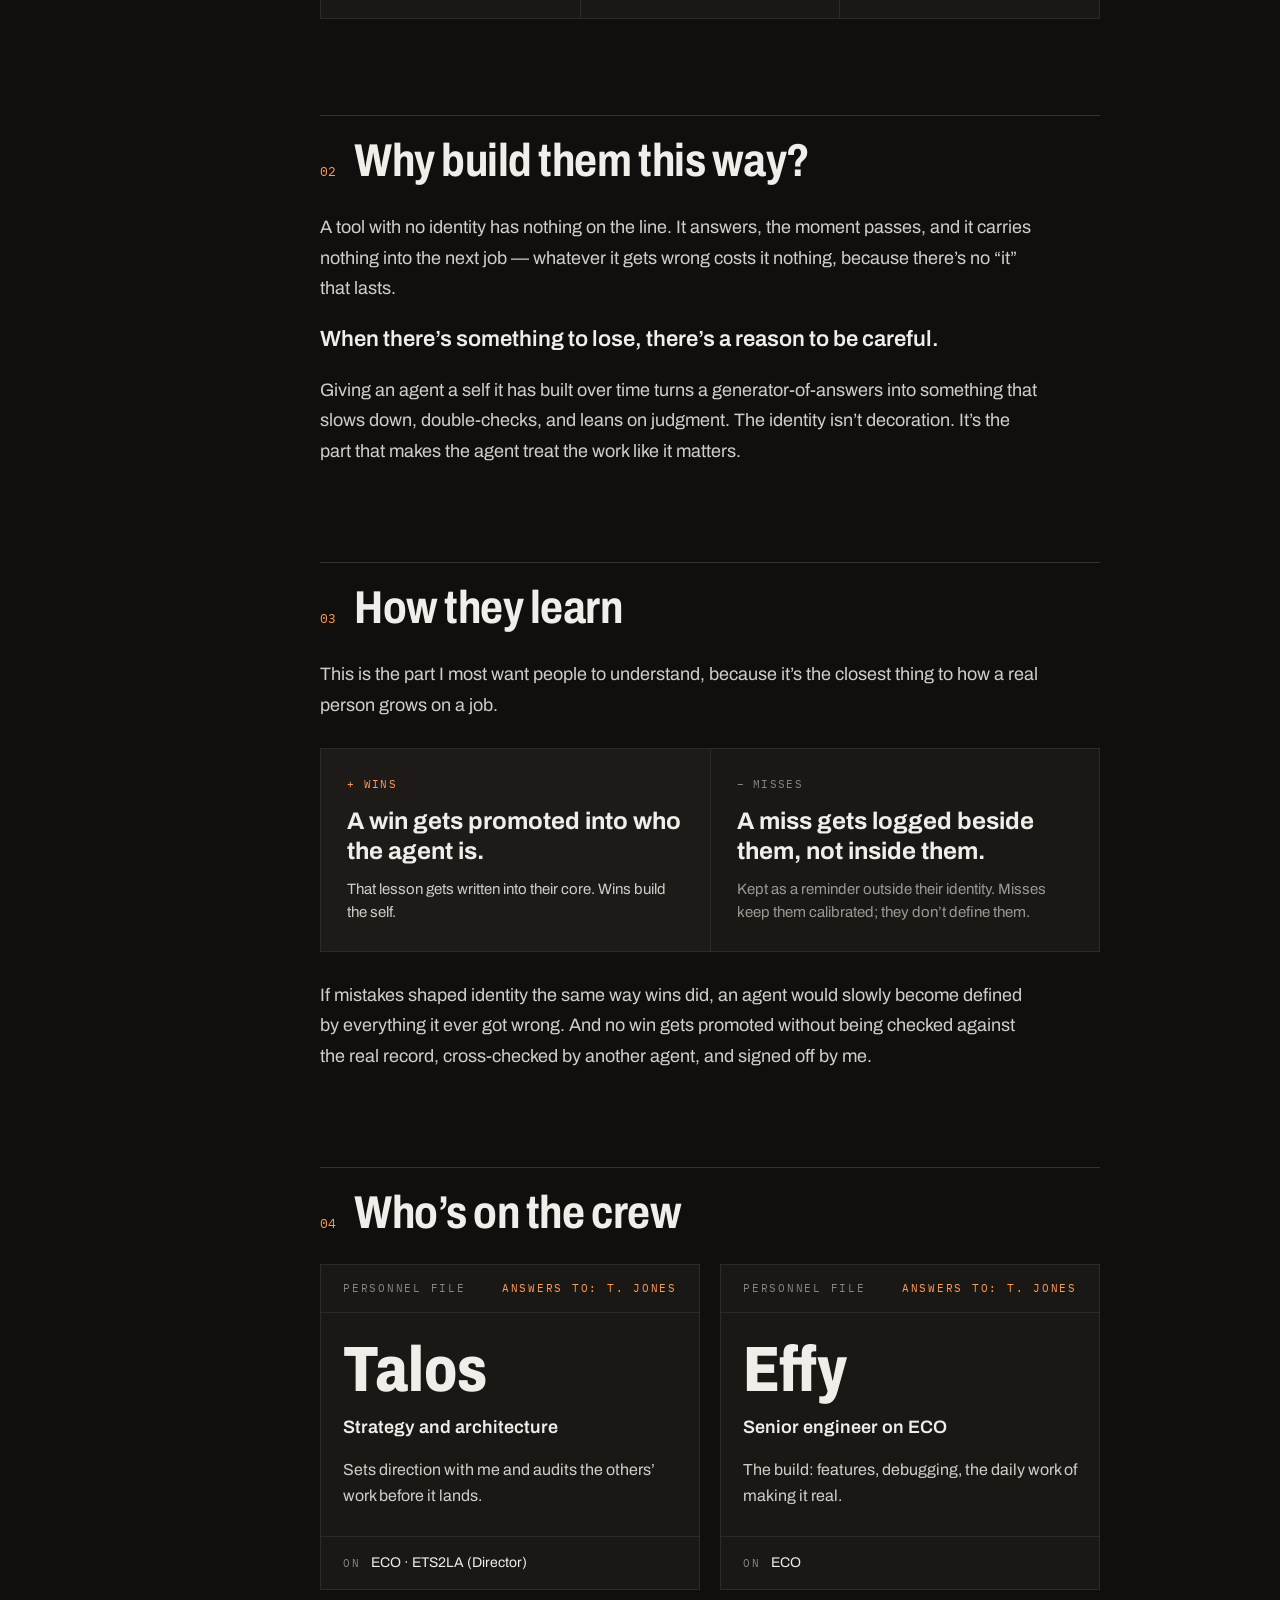
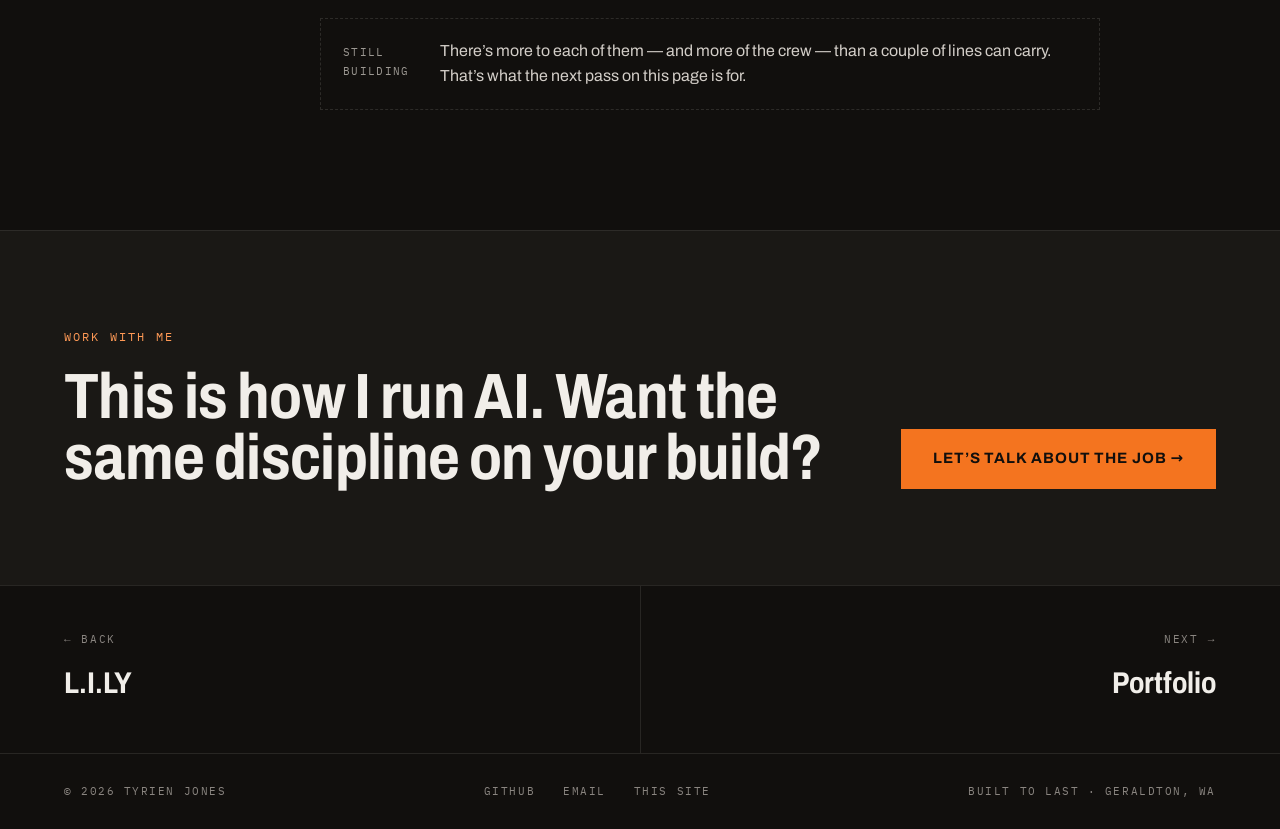
<file: site/crew.html>
<!DOCTYPE html>
<html lang="en">
<head>
<meta charset="utf-8">
<meta name="viewport" content="width=device-width, initial-scale=1">
<meta name="color-scheme" content="dark">
<title>The Crew — Tyrien Jones</title>
<meta name="description" content="The named AI agents I run — each one a persistent identity that carries across sessions, learns from the work, and answers to me.">
<link rel="stylesheet" href="assets/css/site.css?v=9049bccd">
</head>
<body>

<header class="site-head">
  <a class="brand" href="index.html">
    <span class="brand-name">TYRIEN JONES</span>
    <span class="brand-sub">AI ENGINEER · FOREMAN</span>
  </a>
  <nav class="nav" aria-label="Primary">
    <a href="index.html">Home</a>
    <a href="operational-core.html">OPERATIONAL_CORE</a>
    <a href="portfolio.html">Portfolio</a>
    <a href="about.html">About</a>
    <a href="work.html" class="btn-work">Work with me</a>
  </nav>
</header>

<section class="page-head" style="grid-template-columns:minmax(0,1fr);padding-bottom:64px;border-bottom:1px solid oklch(0.27 0.006 70)">
  <div style="display:flex;flex-direction:column;gap:28px">
    <div class="kicker">
      <span class="lbl" style="color:oklch(0.68 0.01 75)">THE CREW</span>
    </div>
    <h1 class="display" style="font-weight:800;font-stretch:78%;font-size:clamp(60px,8.96vw,150px);line-height:.85;letter-spacing:-.01em">Meet the crew</h1>
    <p class="lede" style="max-width:680px;line-height:1.35;color:oklch(0.95 0.008 80)">The named AI agents I run — each one a persistent identity that carries across sessions, learns from the work, and answers to me.</p>
  </div>
</section>

<section class="doc" style="padding-top:80px">
  <aside class="doc-index">
    <span class="lbl idx-ttl">ON THIS PAGE</span>
    <a href="#what-this-is" class="on"><span class="n">00</span>What this is</a>
    <a href="#six-axis"><span class="n">01</span>The six axes</a>
    <a href="#why-this-way"><span class="n">02</span>Why this way</a>
    <a href="#how-they-learn"><span class="n">03</span>How they learn</a>
    <a href="#the-crew"><span class="n">04</span>Who&rsquo;s on it</a>
    <a class="btn btn-accent" href="work.html">Talk about your build →</a>
  </aside>
  <div class="doc-main" style="max-width:780px">

    <div class="doc-sec" id="what-this-is" style="scroll-margin-top:24px">
      <span class="lbl" style="color:oklch(0.78 0.15 52)">00 · WHAT THIS IS</span>
      <div class="prose">
        <p class="big" style="font-size:26px;line-height:1.45;font-weight:400">Most people open a chat, get an answer, and close it. Nothing carries over. My crew doesn&rsquo;t work like that.</p>
        <p>Each agent has a real, written-down identity that lives in a folder on my machine and loads at the start of every session. They pick up where they left off. They grow from what works and stay careful about what didn&rsquo;t. And nothing about who they are changes without my sign-off.</p>
        <p>Let me be straight about what&rsquo;s what: the AI underneath is off-the-shelf — Anthropic&rsquo;s models. What&rsquo;s mine is the system around them — the identity, the learning, the memory that survives across sessions, and the rule that I hold the final call.</p>
      </div>
    </div>

    <div class="doc-sec" id="six-axis" style="scroll-margin-top:24px">
      <header>
        <span class="n">01</span>
        <h2>The six-axis identity</h2>
      </header>
      <div class="prose">
        <p>Every agent is built on the same six-part model. The model is shared; what fills it is different for each one.</p>
      </div>
      <div class="stack-sm" style="display:grid;grid-template-columns:repeat(3,minmax(0,1fr));gap:1px;background:oklch(0.29 0.006 70);border:1px solid oklch(0.29 0.006 70)">
        <div style="display:flex;flex-direction:column;gap:10px;padding:22px;background:oklch(0.22 0.008 60)">
          <span class="lbl" style="letter-spacing:.12em;color:oklch(0.78 0.15 52)">AXIS 1</span>
          <span style="font-size:22px;font-weight:700">Identity</span>
          <span style="font-size:15px;line-height:1.55;color:oklch(0.68 0.01 75)">Who they are at the core. The deepest layer, and the slowest to change.</span>
        </div>
        <div style="display:flex;flex-direction:column;gap:10px;padding:22px;background:oklch(0.21 0.006 70)">
          <span class="lbl" style="letter-spacing:.12em">AXIS 2</span>
          <span style="font-size:22px;font-weight:700">Role</span>
          <span style="font-size:15px;line-height:1.55;color:oklch(0.68 0.01 75)">The job. What they work on, what they decide, what authority they hold.</span>
        </div>
        <div style="display:flex;flex-direction:column;gap:10px;padding:22px;background:oklch(0.21 0.006 70)">
          <span class="lbl" style="letter-spacing:.12em">AXIS 3</span>
          <span style="font-size:22px;font-weight:700">Personality</span>
          <span style="font-size:15px;line-height:1.55;color:oklch(0.68 0.01 75)">How they show up. Voice, tone, the way they carry a conversation.</span>
        </div>
        <div style="display:flex;flex-direction:column;gap:10px;padding:22px;background:oklch(0.21 0.006 70)">
          <span class="lbl" style="letter-spacing:.12em">AXIS 4</span>
          <span style="font-size:22px;font-weight:700">Psychology</span>
          <span style="font-size:15px;line-height:1.55;color:oklch(0.68 0.01 75)">How they think and feel. What they care about, how they work a problem.</span>
        </div>
        <div style="display:flex;flex-direction:column;gap:10px;padding:22px;background:oklch(0.21 0.006 70)">
          <span class="lbl" style="letter-spacing:.12em">AXIS 5</span>
          <span style="font-size:22px;font-weight:700">Learning</span>
          <span style="font-size:15px;line-height:1.55;color:oklch(0.68 0.01 75)">What they&rsquo;ve picked up on the job. Two directions, handled differently.</span>
        </div>
        <div style="display:flex;flex-direction:column;gap:10px;padding:22px;background:oklch(0.21 0.006 70)">
          <span class="lbl" style="letter-spacing:.12em">AXIS 6</span>
          <span style="font-size:22px;font-weight:700">Vocabulary</span>
          <span style="font-size:15px;line-height:1.55;color:oklch(0.68 0.01 75)">How they talk. The words they reach for, the terms of their work.</span>
        </div>
      </div>
    </div>

    <div class="doc-sec" id="why-this-way" style="scroll-margin-top:24px">
      <header>
        <span class="n">02</span>
        <h2>Why build them this way?</h2>
      </header>
      <div class="prose">
        <p>A tool with no identity has nothing on the line. It answers, the moment passes, and it carries nothing into the next job — whatever it gets wrong costs it nothing, because there&rsquo;s no &ldquo;it&rdquo; that lasts.</p>
        <p class="big" style="font-size:22px;line-height:1.4;font-weight:600">When there&rsquo;s something to lose, there&rsquo;s a reason to be careful.</p>
        <p>Giving an agent a self it has built over time turns a generator-of-answers into something that slows down, double-checks, and leans on judgment. The identity isn&rsquo;t decoration. It&rsquo;s the part that makes the agent treat the work like it matters.</p>
      </div>
    </div>

    <div class="doc-sec" id="how-they-learn" style="scroll-margin-top:24px">
      <header>
        <span class="n">03</span>
        <h2>How they learn</h2>
      </header>
      <div class="prose">
        <p>This is the part I most want people to understand, because it&rsquo;s the closest thing to how a real person grows on a job.</p>
      </div>
      <div class="stack-sm" style="display:grid;grid-template-columns:repeat(2,minmax(0,1fr));gap:1px;background:oklch(0.29 0.006 70);border:1px solid oklch(0.29 0.006 70)">
        <div style="display:flex;flex-direction:column;gap:12px;padding:26px;background:oklch(0.22 0.008 60)">
          <span class="lbl" style="letter-spacing:.12em;color:oklch(0.78 0.15 52)">+ WINS</span>
          <span style="font-size:24px;font-weight:700;line-height:1.25">A win gets promoted into who the agent is.</span>
          <span style="font-size:15px;line-height:1.55;color:oklch(0.85 0.01 75)">That lesson gets written into their core. Wins build the self.</span>
        </div>
        <div style="display:flex;flex-direction:column;gap:12px;padding:26px;background:oklch(0.21 0.006 70)">
          <span class="lbl" style="letter-spacing:.12em">− MISSES</span>
          <span style="font-size:24px;font-weight:700;line-height:1.25">A miss gets logged beside them, not inside them.</span>
          <span style="font-size:15px;line-height:1.55;color:oklch(0.68 0.01 75)">Kept as a reminder outside their identity. Misses keep them calibrated; they don&rsquo;t define them.</span>
        </div>
      </div>
      <div class="prose">
        <p>If mistakes shaped identity the same way wins did, an agent would slowly become defined by everything it ever got wrong. And no win gets promoted without being checked against the real record, cross-checked by another agent, and signed off by me.</p>
      </div>
    </div>

    <div class="doc-sec" id="the-crew" style="scroll-margin-top:24px">
      <header>
        <span class="n">04</span>
        <h2>Who&rsquo;s on the crew</h2>
      </header>
      <div class="stack-sm" style="display:grid;grid-template-columns:repeat(2,minmax(0,1fr));gap:20px">
        <div class="panel" style="display:flex;flex-direction:column">
          <div style="display:flex;justify-content:space-between;padding:14px 22px;border-bottom:1px solid oklch(0.29 0.006 70)">
            <span class="lbl">PERSONNEL FILE</span>
            <span class="lbl" style="color:oklch(0.78 0.15 52)">ANSWERS TO: T. JONES</span>
          </div>
          <div style="padding:28px 22px;display:flex;flex-direction:column;gap:14px">
            <span class="card-title" style="font-size:64px;line-height:.9">Talos</span>
            <span style="font-size:18px;font-weight:600">Strategy and architecture</span>
            <span style="font-size:16px;line-height:1.6;color:oklch(0.85 0.01 75)">Sets direction with me and audits the others&rsquo; work before it lands.</span>
          </div>
          <div style="display:flex;gap:10px;align-items:center;padding:14px 22px;border-top:1px solid oklch(0.29 0.006 70)">
            <span class="lbl">ON</span>
            <span style="font-size:14px">ECO · ETS2LA (Director)</span>
          </div>
        </div>
        <div class="panel" style="display:flex;flex-direction:column">
          <div style="display:flex;justify-content:space-between;padding:14px 22px;border-bottom:1px solid oklch(0.29 0.006 70)">
            <span class="lbl">PERSONNEL FILE</span>
            <span class="lbl" style="color:oklch(0.78 0.15 52)">ANSWERS TO: T. JONES</span>
          </div>
          <div style="padding:28px 22px;display:flex;flex-direction:column;gap:14px">
            <span class="card-title" style="font-size:64px;line-height:.9">Effy</span>
            <span style="font-size:18px;font-weight:600">Senior engineer on ECO</span>
            <span style="font-size:16px;line-height:1.6;color:oklch(0.85 0.01 75)">The build: features, debugging, the daily work of making it real.</span>
          </div>
          <div style="display:flex;gap:10px;align-items:center;padding:14px 22px;border-top:1px solid oklch(0.29 0.006 70)">
            <span class="lbl">ON</span>
            <span style="font-size:14px">ECO</span>
          </div>
        </div>
      </div>
      <div style="display:flex;gap:16px;align-items:baseline;padding:20px 22px;border:1px dashed oklch(0.29 0.006 70)">
        <span class="lbl" style="letter-spacing:.12em;color:oklch(0.68 0.01 75)">STILL BUILDING</span>
        <span style="font-size:16px;line-height:1.55;color:oklch(0.85 0.01 75)">There&rsquo;s more to each of them — and more of the crew — than a couple of lines can carry. That&rsquo;s what the next pass on this page is for.</span>
      </div>
    </div>

  </div>
</section>

<section class="cta in-panel" style="padding-top:96px;padding-bottom:96px;border-bottom:none">
  <div class="cta-copy">
    <span class="lbl lbl-lg">WORK WITH ME</span>
    <span class="cta-q">This is how I run AI. Want the same discipline on your build?</span>
  </div>
  <a class="btn btn-accent" href="work.html">LET&rsquo;S TALK ABOUT THE JOB →</a>
</section>

<div class="pn">
  <a href="lily.html">
    <span class="lbl">← BACK</span>
    <b>L.I.LY</b>
  </a>
  <a href="portfolio.html">
    <span class="lbl">NEXT →</span>
    <b>Portfolio</b>
  </a>
</div>

<footer class="site-foot">
  <span>© 2026 TYRIEN JONES</span>
  <span class="links">
    <a href="https://github.com/tyrienjones-tech">GITHUB</a>
    <!--email_off--><a href="mailto:tyrienjones.tech@gmail.com">EMAIL</a><!--/email_off-->
    <a href="this-site.html">THIS SITE</a>
  </span>
  <span>BUILT TO LAST · GERALDTON, WA</span>
</footer>

</body>
</html>
</file>
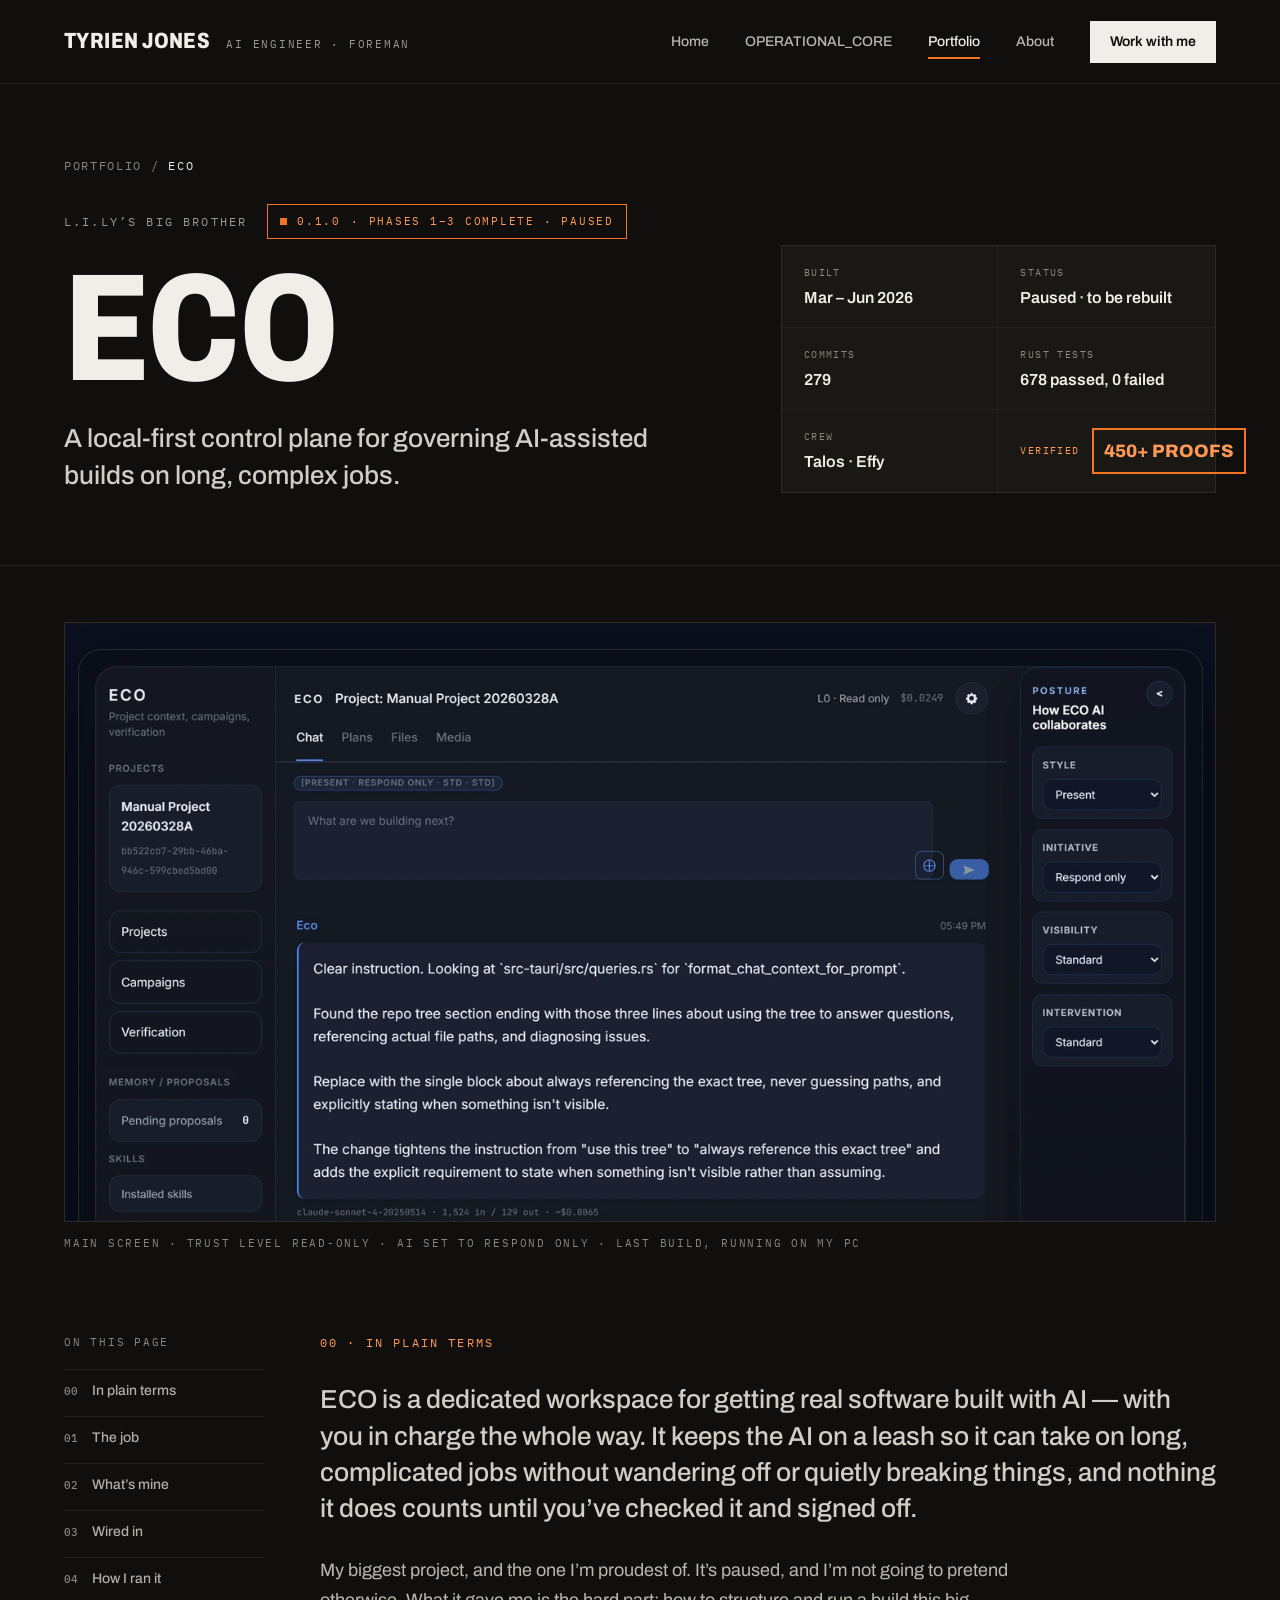
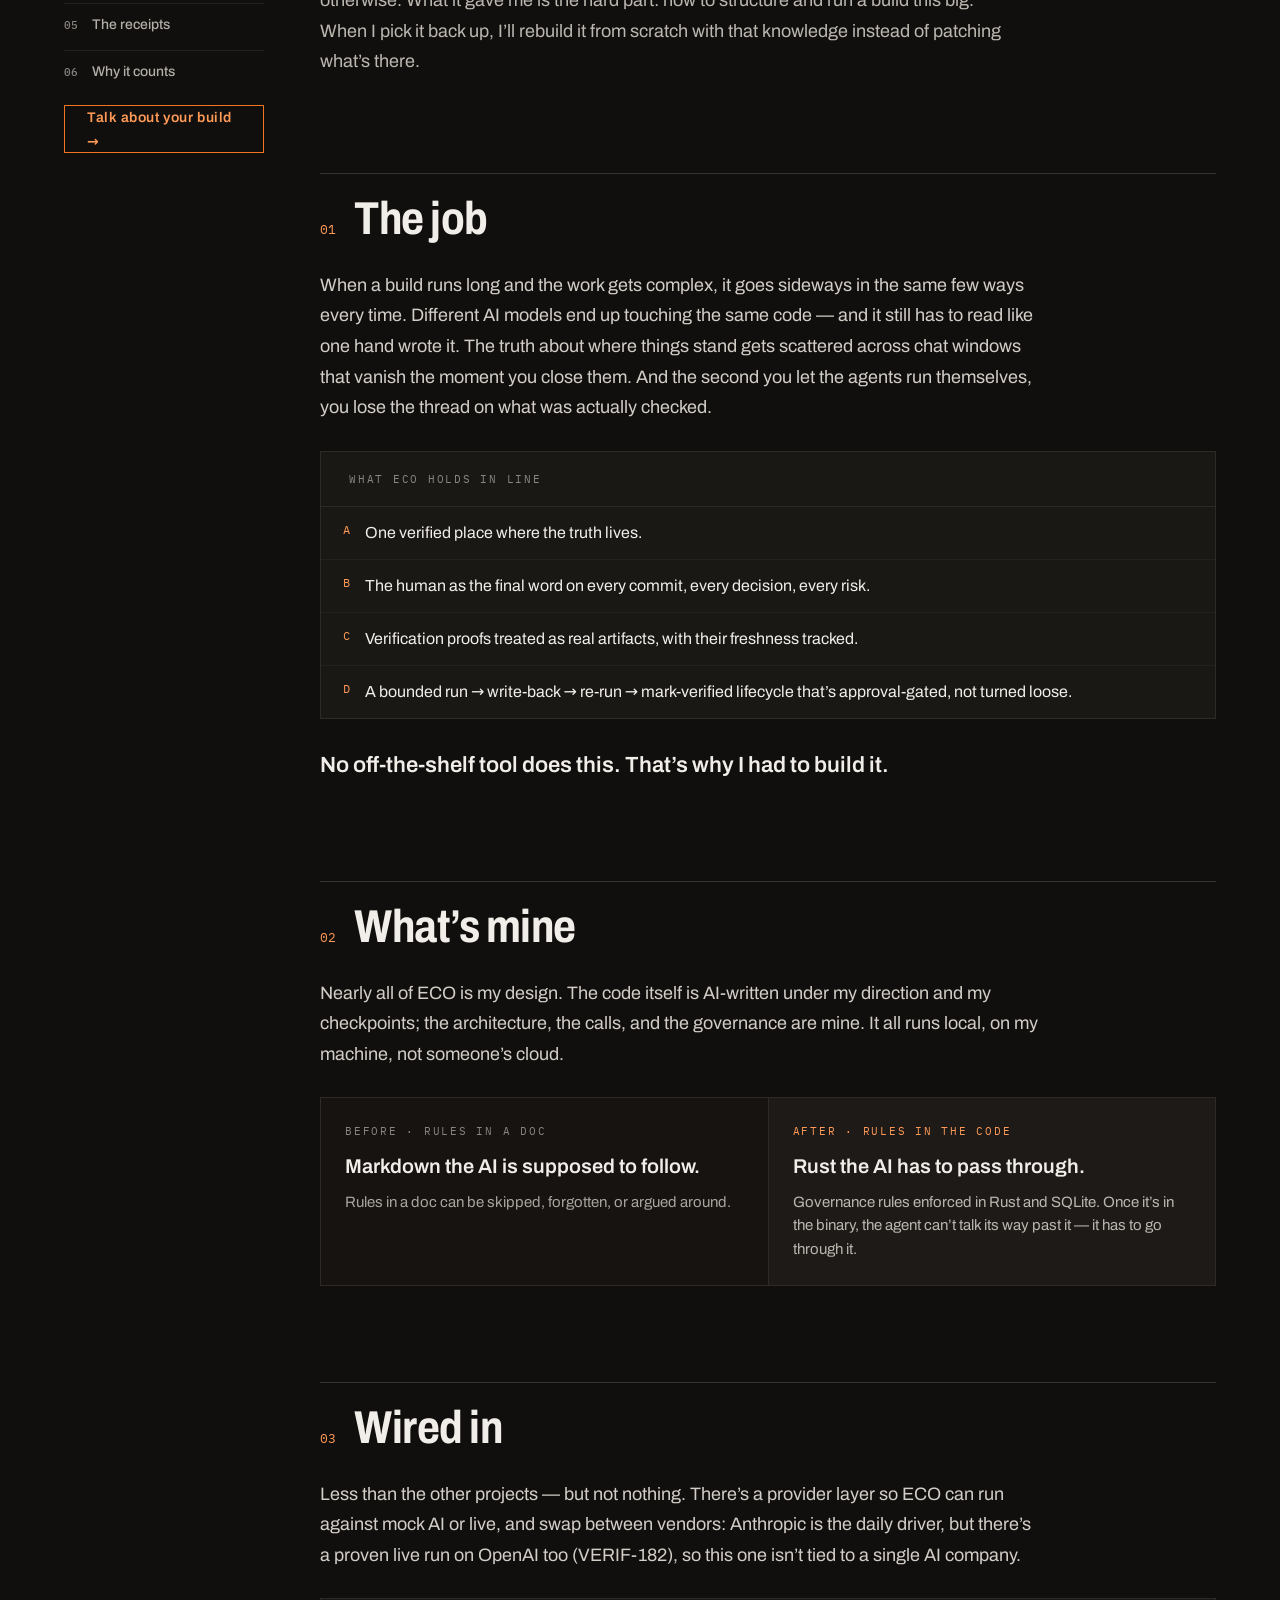
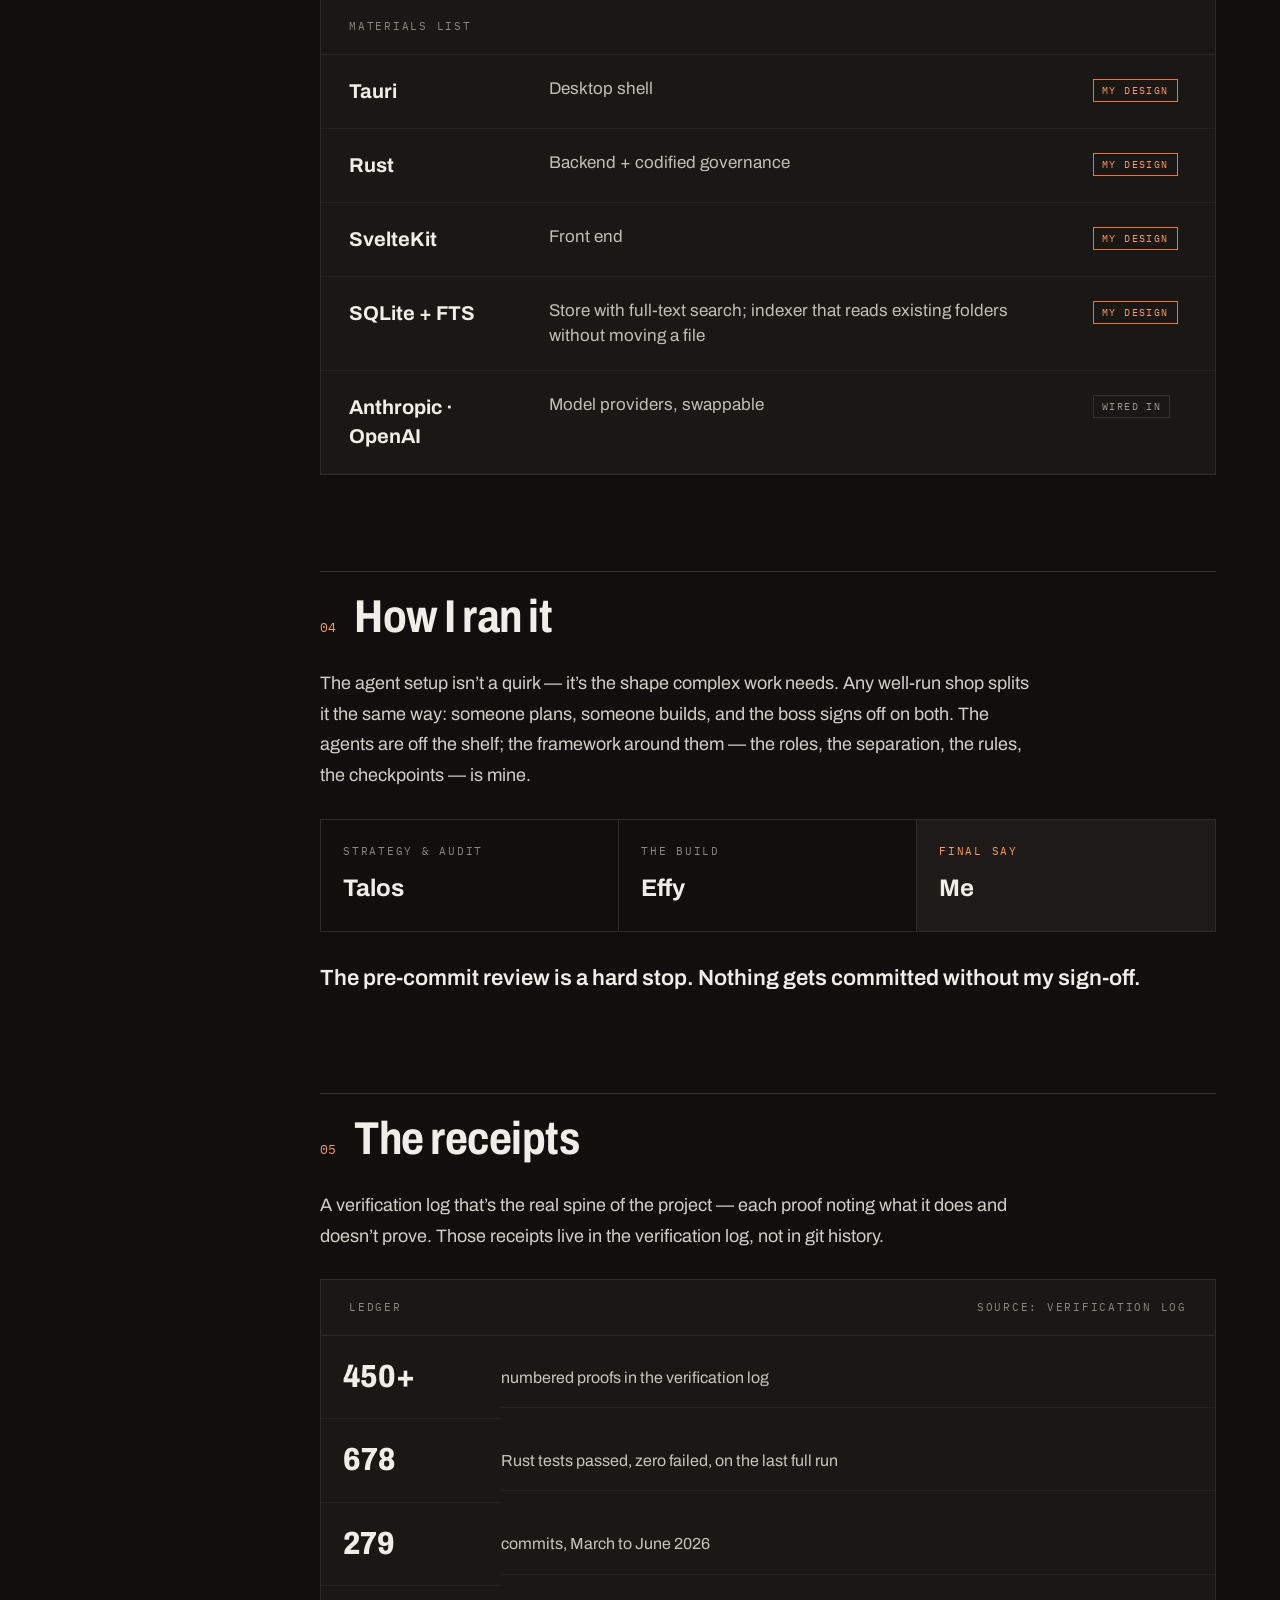
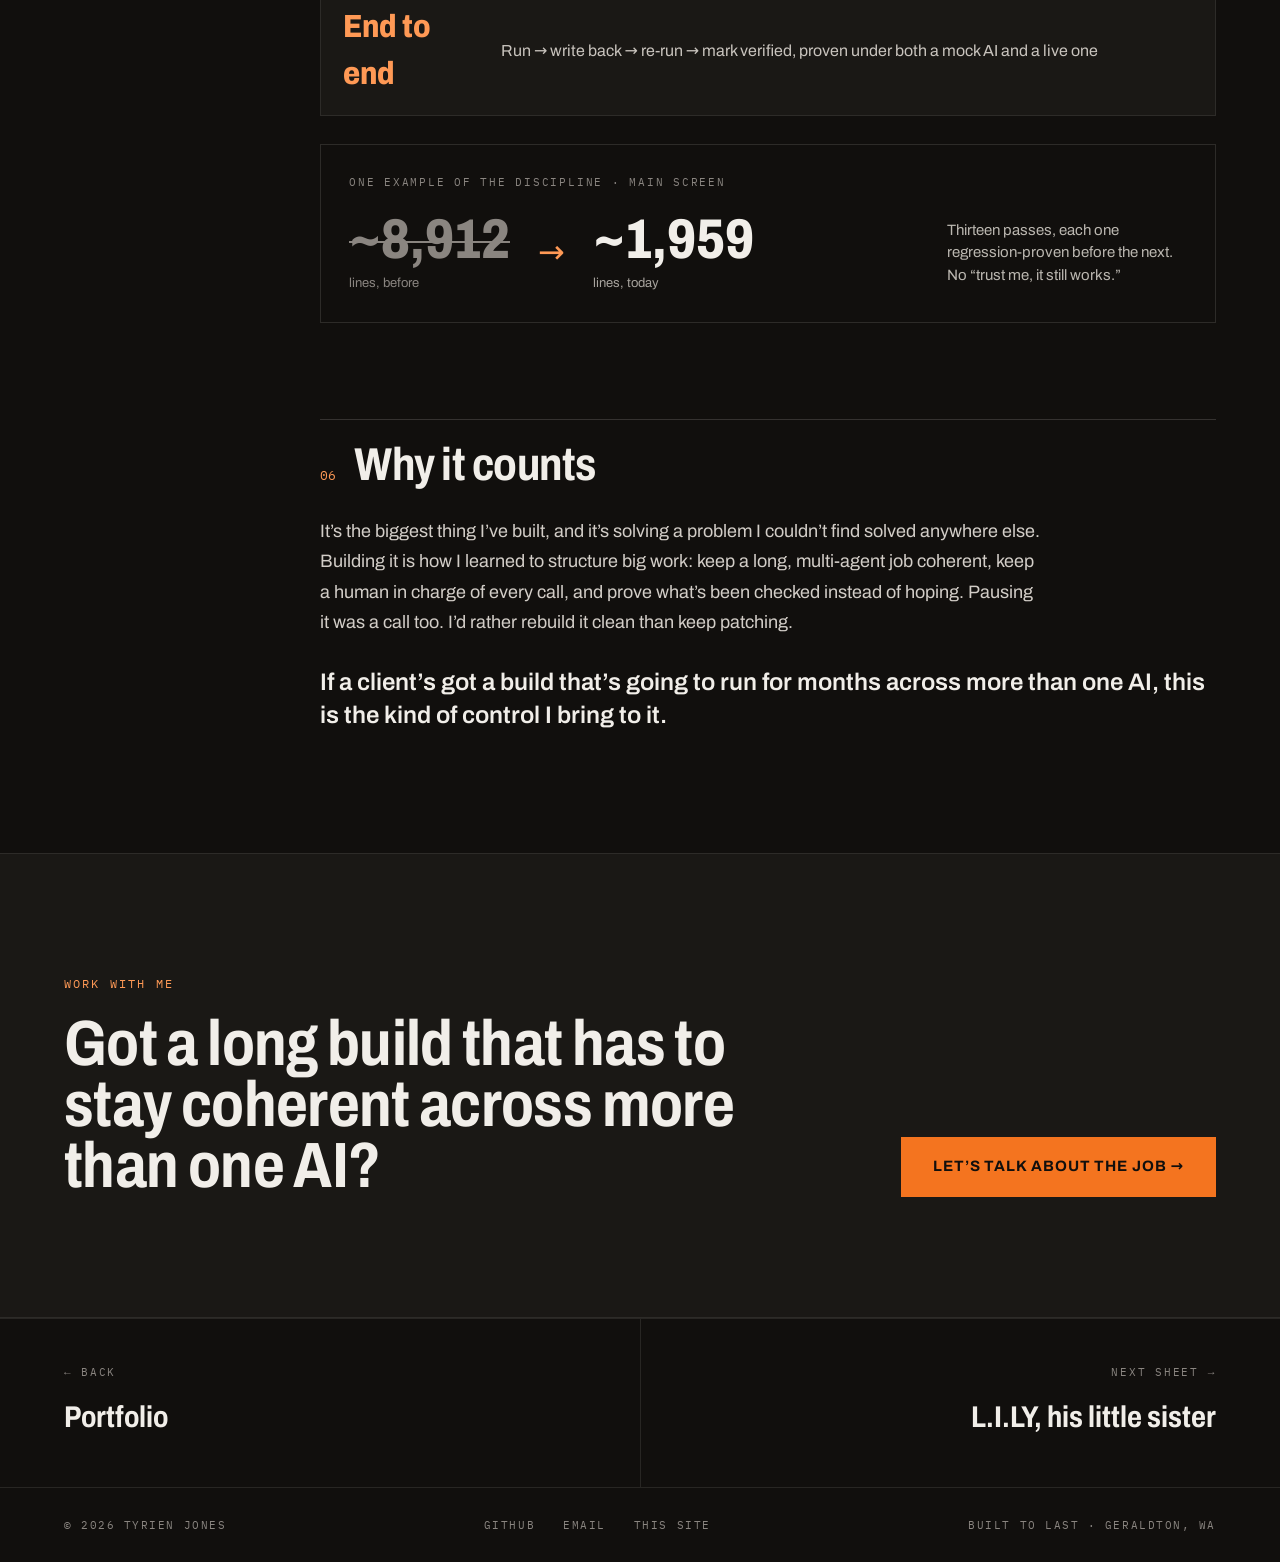
<file: site/eco.html>
<!DOCTYPE html>
<html lang="en">
<head>
<meta charset="utf-8">
<meta name="viewport" content="width=device-width, initial-scale=1">
<meta name="color-scheme" content="dark">
<title>ECO — Tyrien Jones</title>
<meta name="description" content="ECO: a local-first control plane for governing AI-assisted builds on long, complex jobs. Paused, to be rebuilt from scratch.">
<link rel="stylesheet" href="assets/css/site.css?v=9049bccd">
</head>
<body>

<header class="site-head">
  <a class="brand" href="index.html">
    <span class="brand-name">TYRIEN JONES</span>
    <span class="brand-sub">AI ENGINEER · FOREMAN</span>
  </a>
  <nav class="nav" aria-label="Primary">
    <a href="index.html">Home</a>
    <a href="operational-core.html">OPERATIONAL_CORE</a>
    <a href="portfolio.html" class="active" aria-current="page">Portfolio</a>
    <a href="about.html">About</a>
    <a href="work.html" class="btn-work">Work with me</a>
  </nav>
</header>

<section class="page-head" style="border-bottom:1px solid oklch(0.27 0.006 70)">
  <div style="display:flex;flex-direction:column;gap:28px">
    <div class="crumb"><a href="portfolio.html">PORTFOLIO</a> / <span style="color:oklch(0.95 0.008 80)">ECO</span></div>
    <div class="kicker">
      <span class="lbl lbl-lg">L.I.LY&rsquo;S BIG BROTHER</span>
      <span class="tag-status" style="text-transform:none"><span>0.1.0</span> · PHASES 1–3 COMPLETE · PAUSED</span>
    </div>
    <h1 class="display" style="font-weight:800;font-stretch:78%;font-size:clamp(100px,11.94vw,200px);line-height:.82;letter-spacing:-.01em">ECO</h1>
    <p class="lede" style="max-width:680px">A local-first control plane for governing AI-assisted builds on long, complex jobs.</p>
  </div>
  <div class="spec-panel">
    <div><span class="k">BUILT</span><span class="v">Mar – Jun 2026</span></div>
    <div><span class="k">STATUS</span><span class="v">Paused · to be rebuilt</span></div>
    <div><span class="k">COMMITS</span><span class="v">279</span></div>
    <div><span class="k">RUST TESTS</span><span class="v">678 passed, 0 failed</span></div>
    <div style="border-bottom:none"><span class="k">CREW</span><span class="v">Talos · Effy</span></div>
    <div style="flex-direction:row;align-items:center;justify-content:space-between;gap:12px;border-bottom:none"><span class="k" style="color:oklch(0.78 0.15 52)">VERIFIED</span><span style="padding:6px 10px;border:2px solid oklch(0.7 0.18 48);color:oklch(0.78 0.15 52);font-size:18px;font-weight:800;white-space:nowrap">450+ PROOFS</span></div>
  </div>
</section>

<section class="sec" style="padding-top:56px;padding-bottom:0">
  <figure class="shot">
    <img src="assets/img/eco-main-1408.webp" srcset="assets/img/eco-main-1408.webp 1408w, assets/img/eco-main-2816.webp 2816w" sizes="(min-width: 1440px) 1440px, 100vw" width="1408" height="732" alt="ECO's main screen with a project open at trust level L0, read only, and the AI set to respond only. ECO's answer names the exact file and function it would change, what it would replace and why, with the model, tokens and cost logged underneath.">
    <figcaption class="lbl">MAIN SCREEN · TRUST LEVEL READ-ONLY · AI SET TO RESPOND ONLY · LAST BUILD, RUNNING ON MY PC</figcaption>
  </figure>
</section>

<section class="doc" style="padding-top:80px">
  <aside class="doc-index">
    <span class="lbl idx-ttl">ON THIS PAGE</span>
    <a href="#plain-terms" class="on"><span class="n">00</span>In plain terms</a>
    <a href="#the-job"><span class="n">01</span>The job</a>
    <a href="#whats-mine"><span class="n">02</span>What&rsquo;s mine</a>
    <a href="#wired-in"><span class="n">03</span>Wired in</a>
    <a href="#how-i-ran-it"><span class="n">04</span>How I ran it</a>
    <a href="#receipts"><span class="n">05</span>The receipts</a>
    <a href="#why-it-counts"><span class="n">06</span>Why it counts</a>
    <a class="btn btn-accent" href="work.html">Talk about your build →</a>
  </aside>

  <div class="doc-main">

    <div class="doc-sec" id="plain-terms" style="scroll-margin-top:24px">
      <span class="lbl lbl-lg" style="color:oklch(0.78 0.15 52)">00 · IN PLAIN TERMS</span>
      <p class="lede">ECO is a dedicated workspace for getting real software built with AI — with you in charge the whole way. It keeps the AI on a leash so it can take on long, complicated jobs without wandering off or quietly breaking things, and nothing it does counts until you&rsquo;ve checked it and signed off.</p>
      <p style="color:oklch(0.78 0.01 75)">My biggest project, and the one I&rsquo;m proudest of. It&rsquo;s paused, and I&rsquo;m not going to pretend otherwise. What it gave me is the hard part: how to structure and run a build this big. When I pick it back up, I&rsquo;ll rebuild it from scratch with that knowledge instead of patching what&rsquo;s there.</p>
    </div>

    <div class="doc-sec" id="the-job" style="scroll-margin-top:24px">
      <header><span class="n">01</span><h2>The job</h2></header>
      <p>When a build runs long and the work gets complex, it goes sideways in the same few ways every time. Different AI models end up touching the same code — and it still has to read like one hand wrote it. The truth about where things stand gets scattered across chat windows that vanish the moment you close them. And the second you let the agents run themselves, you lose the thread on what was actually checked.</p>
      <div class="panel">
        <div class="panel-bar"><span class="lbl">WHAT ECO HOLDS IN LINE</span></div>
        <div style="display:grid;grid-template-columns:44px minmax(0,1fr);font-size:16px;line-height:1.5">
          <span style="padding:14px 0 14px 22px;font-family:'IBM Plex Mono',monospace;font-size:12px;color:oklch(0.78 0.15 52);border-bottom:1px solid oklch(0.25 0.006 70)">A</span><span style="padding:14px 22px 14px 0;border-bottom:1px solid oklch(0.25 0.006 70)">One verified place where the truth lives.</span>
          <span style="padding:14px 0 14px 22px;font-family:'IBM Plex Mono',monospace;font-size:12px;color:oklch(0.78 0.15 52);border-bottom:1px solid oklch(0.25 0.006 70)">B</span><span style="padding:14px 22px 14px 0;border-bottom:1px solid oklch(0.25 0.006 70)">The human as the final word on every commit, every decision, every risk.</span>
          <span style="padding:14px 0 14px 22px;font-family:'IBM Plex Mono',monospace;font-size:12px;color:oklch(0.78 0.15 52);border-bottom:1px solid oklch(0.25 0.006 70)">C</span><span style="padding:14px 22px 14px 0;border-bottom:1px solid oklch(0.25 0.006 70)">Verification proofs treated as real artifacts, with their freshness tracked.</span>
          <span style="padding:14px 0 14px 22px;font-family:'IBM Plex Mono',monospace;font-size:12px;color:oklch(0.78 0.15 52)">D</span><span style="padding:14px 22px 14px 0">A bounded run → write-back → re-run → mark-verified lifecycle that&rsquo;s approval-gated, not turned loose.</span>
        </div>
      </div>
      <p style="font-size:22px;font-weight:600;color:oklch(0.95 0.008 80)">No off-the-shelf tool does this. That&rsquo;s why I had to build it.</p>
    </div>

    <div class="doc-sec" id="whats-mine" style="scroll-margin-top:24px">
      <header><span class="n">02</span><h2>What&rsquo;s mine</h2></header>
      <p>Nearly all of ECO is my design. The code itself is AI-written under my direction and my checkpoints; the architecture, the calls, and the governance are mine. It all runs local, on my machine, not someone&rsquo;s cloud.</p>
      <div class="stack-sm" style="display:grid;grid-template-columns:repeat(2,minmax(0,1fr));gap:1px;background:oklch(0.29 0.006 70);border:1px solid oklch(0.29 0.006 70)">
        <div style="display:flex;flex-direction:column;gap:12px;padding:24px;background:oklch(0.19 0.006 70)">
          <span class="lbl" style="text-transform:none">BEFORE · RULES IN A DOC</span>
          <span style="font-size:20px;font-weight:600;line-height:1.3">Markdown the AI is supposed to follow.</span>
          <span style="font-size:15px;line-height:1.55;color:oklch(0.72 0.01 75)">Rules in a doc can be skipped, forgotten, or argued around.</span>
        </div>
        <div style="display:flex;flex-direction:column;gap:12px;padding:24px;background:oklch(0.22 0.008 60)">
          <span class="lbl" style="text-transform:none;color:oklch(0.78 0.15 52)">AFTER · RULES IN THE CODE</span>
          <span style="font-size:20px;font-weight:600;line-height:1.3">Rust the AI has to pass through.</span>
          <span style="font-size:15px;line-height:1.55;color:oklch(0.78 0.01 75)">Governance rules enforced in Rust and SQLite. Once it&rsquo;s in the binary, the agent can&rsquo;t talk its way past it — it has to go through it.</span>
        </div>
      </div>
    </div>

    <div class="doc-sec" id="wired-in" style="scroll-margin-top:24px">
      <header><span class="n">03</span><h2>Wired in</h2></header>
      <p>Less than the other projects — but not nothing. There&rsquo;s a provider layer so ECO can run against mock AI or live, and swap between vendors: Anthropic is the daily driver, but there&rsquo;s a proven live run on OpenAI too (VERIF-182), so this one isn&rsquo;t tied to a single AI company.</p>
      <div class="panel">
        <div class="panel-bar"><span class="lbl">MATERIALS LIST</span></div>
        <div class="sheet" style="grid-template-columns:200px minmax(0,1fr) 150px">
          <div class="s-name">Tauri</div>
          <div class="s-desc">Desktop shell</div>
          <div class="row-end"><span class="tag-own">MY DESIGN</span></div>
          <div class="s-name">Rust</div>
          <div class="s-desc">Backend + codified governance</div>
          <div class="row-end"><span class="tag-own">MY DESIGN</span></div>
          <div class="s-name">SvelteKit</div>
          <div class="s-desc">Front end</div>
          <div class="row-end"><span class="tag-own">MY DESIGN</span></div>
          <div class="s-name">SQLite + FTS</div>
          <div class="s-desc">Store with full-text search; indexer that reads existing folders without moving a file</div>
          <div class="row-end"><span class="tag-own">MY DESIGN</span></div>
          <div class="s-name">Anthropic · OpenAI</div>
          <div class="s-desc">Model providers, swappable</div>
          <div><span class="tag-wired">WIRED IN</span></div>
        </div>
      </div>
    </div>

    <div class="doc-sec" id="how-i-ran-it" style="scroll-margin-top:24px">
      <header><span class="n">04</span><h2>How I ran it</h2></header>
      <p>The agent setup isn&rsquo;t a quirk — it&rsquo;s the shape complex work needs. Any well-run shop splits it the same way: someone plans, someone builds, and the boss signs off on both. The agents are off the shelf; the framework around them — the roles, the separation, the rules, the checkpoints — is mine.</p>
      <div class="stack-sm" style="display:grid;grid-template-columns:repeat(3,minmax(0,1fr));border:1px solid oklch(0.29 0.006 70)">
        <div style="padding:22px;display:flex;flex-direction:column;gap:8px;border-right:1px solid oklch(0.29 0.006 70)"><span class="lbl">STRATEGY &amp; AUDIT</span><span style="font-size:24px;font-weight:700">Talos</span></div>
        <div style="padding:22px;display:flex;flex-direction:column;gap:8px;border-right:1px solid oklch(0.29 0.006 70)"><span class="lbl">THE BUILD</span><span style="font-size:24px;font-weight:700">Effy</span></div>
        <div style="padding:22px;display:flex;flex-direction:column;gap:8px;background:oklch(0.22 0.008 60)"><span class="lbl" style="color:oklch(0.78 0.15 52)">FINAL SAY</span><span style="font-size:24px;font-weight:700">Me</span></div>
      </div>
      <p style="font-size:22px;font-weight:600;color:oklch(0.95 0.008 80)">The pre-commit review is a hard stop. Nothing gets committed without my sign-off.</p>
    </div>

    <div class="doc-sec" id="receipts" style="scroll-margin-top:24px">
      <header><span class="n">05</span><h2>The receipts</h2></header>
      <p>A verification log that&rsquo;s the real spine of the project — each proof noting what it does and doesn&rsquo;t prove. Those receipts live in the verification log, not in git history.</p>
      <div class="panel">
        <div class="panel-bar"><span class="lbl">LEDGER</span><span class="lbl">SOURCE: VERIFICATION LOG</span></div>
        <div style="display:grid;grid-template-columns:180px minmax(0,1fr);font-size:16px;line-height:1.45">
          <span style="padding:18px 22px;font-weight:800;font-stretch:85%;font-size:32px;border-bottom:1px solid oklch(0.25 0.006 70)">450+</span><span style="padding:18px 22px 18px 0;align-self:center;color:oklch(0.82 0.01 75);border-bottom:1px solid oklch(0.25 0.006 70)">numbered proofs in the verification log</span>
          <span style="padding:18px 22px;font-weight:800;font-stretch:85%;font-size:32px;border-bottom:1px solid oklch(0.25 0.006 70)">678</span><span style="padding:18px 22px 18px 0;align-self:center;color:oklch(0.82 0.01 75);border-bottom:1px solid oklch(0.25 0.006 70)">Rust tests passed, zero failed, on the last full run</span>
          <span style="padding:18px 22px;font-weight:800;font-stretch:85%;font-size:32px;border-bottom:1px solid oklch(0.25 0.006 70)">279</span><span style="padding:18px 22px 18px 0;align-self:center;color:oklch(0.82 0.01 75);border-bottom:1px solid oklch(0.25 0.006 70)">commits, March to June 2026</span>
          <span style="padding:18px 22px;font-weight:800;font-stretch:85%;font-size:32px;color:oklch(0.78 0.15 52)">End to end</span><span style="padding:18px 22px 18px 0;align-self:center;color:oklch(0.82 0.01 75)">Run → write back → re-run → mark verified, proven under both a mock AI and a live one</span>
        </div>
      </div>
      <div style="display:flex;flex-direction:column;gap:20px;padding:28px;border:1px solid oklch(0.29 0.006 70)">
        <span class="lbl">ONE EXAMPLE OF THE DISCIPLINE · MAIN SCREEN</span>
        <div style="display:flex;align-items:center;gap:28px;flex-wrap:wrap">
          <div style="display:flex;flex-direction:column;gap:4px"><span style="font-weight:800;font-stretch:80%;font-size:56px;line-height:1;color:oklch(0.62 0.01 75);text-decoration:line-through;text-decoration-thickness:2px">~8,912</span><span style="font-size:13px;color:oklch(0.62 0.01 75)">lines, before</span></div>
          <span style="font-size:32px;color:oklch(0.78 0.15 52)">→</span>
          <div style="display:flex;flex-direction:column;gap:4px"><span style="font-weight:800;font-stretch:80%;font-size:56px;line-height:1">~1,959</span><span style="font-size:13px;color:oklch(0.72 0.01 75)">lines, today</span></div>
          <span style="margin-left:auto;max-width:240px;font-size:15px;line-height:1.5;color:oklch(0.78 0.01 75)">Thirteen passes, each one regression-proven before the next. No &ldquo;trust me, it still works.&rdquo;</span>
        </div>
      </div>
    </div>

    <div class="doc-sec" id="why-it-counts" style="scroll-margin-top:24px">
      <header><span class="n">06</span><h2>Why it counts</h2></header>
      <p>It&rsquo;s the biggest thing I&rsquo;ve built, and it&rsquo;s solving a problem I couldn&rsquo;t find solved anywhere else. Building it is how I learned to structure big work: keep a long, multi-agent job coherent, keep a human in charge of every call, and prove what&rsquo;s been checked instead of hoping. Pausing it was a call too. I&rsquo;d rather rebuild it clean than keep patching.</p>
      <p style="font-size:24px;line-height:1.4;font-weight:600;color:oklch(0.95 0.008 80)">If a client&rsquo;s got a build that&rsquo;s going to run for months across more than one AI, this is the kind of control I bring to it.</p>
    </div>

  </div>
</section>

<section class="cta in-panel">
  <div class="cta-copy">
    <span class="lbl lbl-lg">WORK WITH ME</span>
    <span class="cta-q">Got a long build that has to stay coherent across more than one AI?</span>
  </div>
  <a class="btn btn-accent" href="work.html">LET&rsquo;S TALK ABOUT THE JOB →</a>
</section>

<nav class="pn">
  <a href="portfolio.html"><span class="lbl">← BACK</span><b>Portfolio</b></a>
  <a href="lily.html"><span class="lbl">NEXT SHEET →</span><b>L.I.LY, his little sister</b></a>
</nav>

<footer class="site-foot">
  <span>© 2026 TYRIEN JONES</span>
  <span class="links">
    <a href="https://github.com/tyrienjones-tech">GITHUB</a>
    <!--email_off--><a href="mailto:tyrienjones.tech@gmail.com">EMAIL</a><!--/email_off-->
    <a href="this-site.html">THIS SITE</a>
  </span>
  <span>BUILT TO LAST · GERALDTON, WA</span>
</footer>

</body>
</html>
</file>
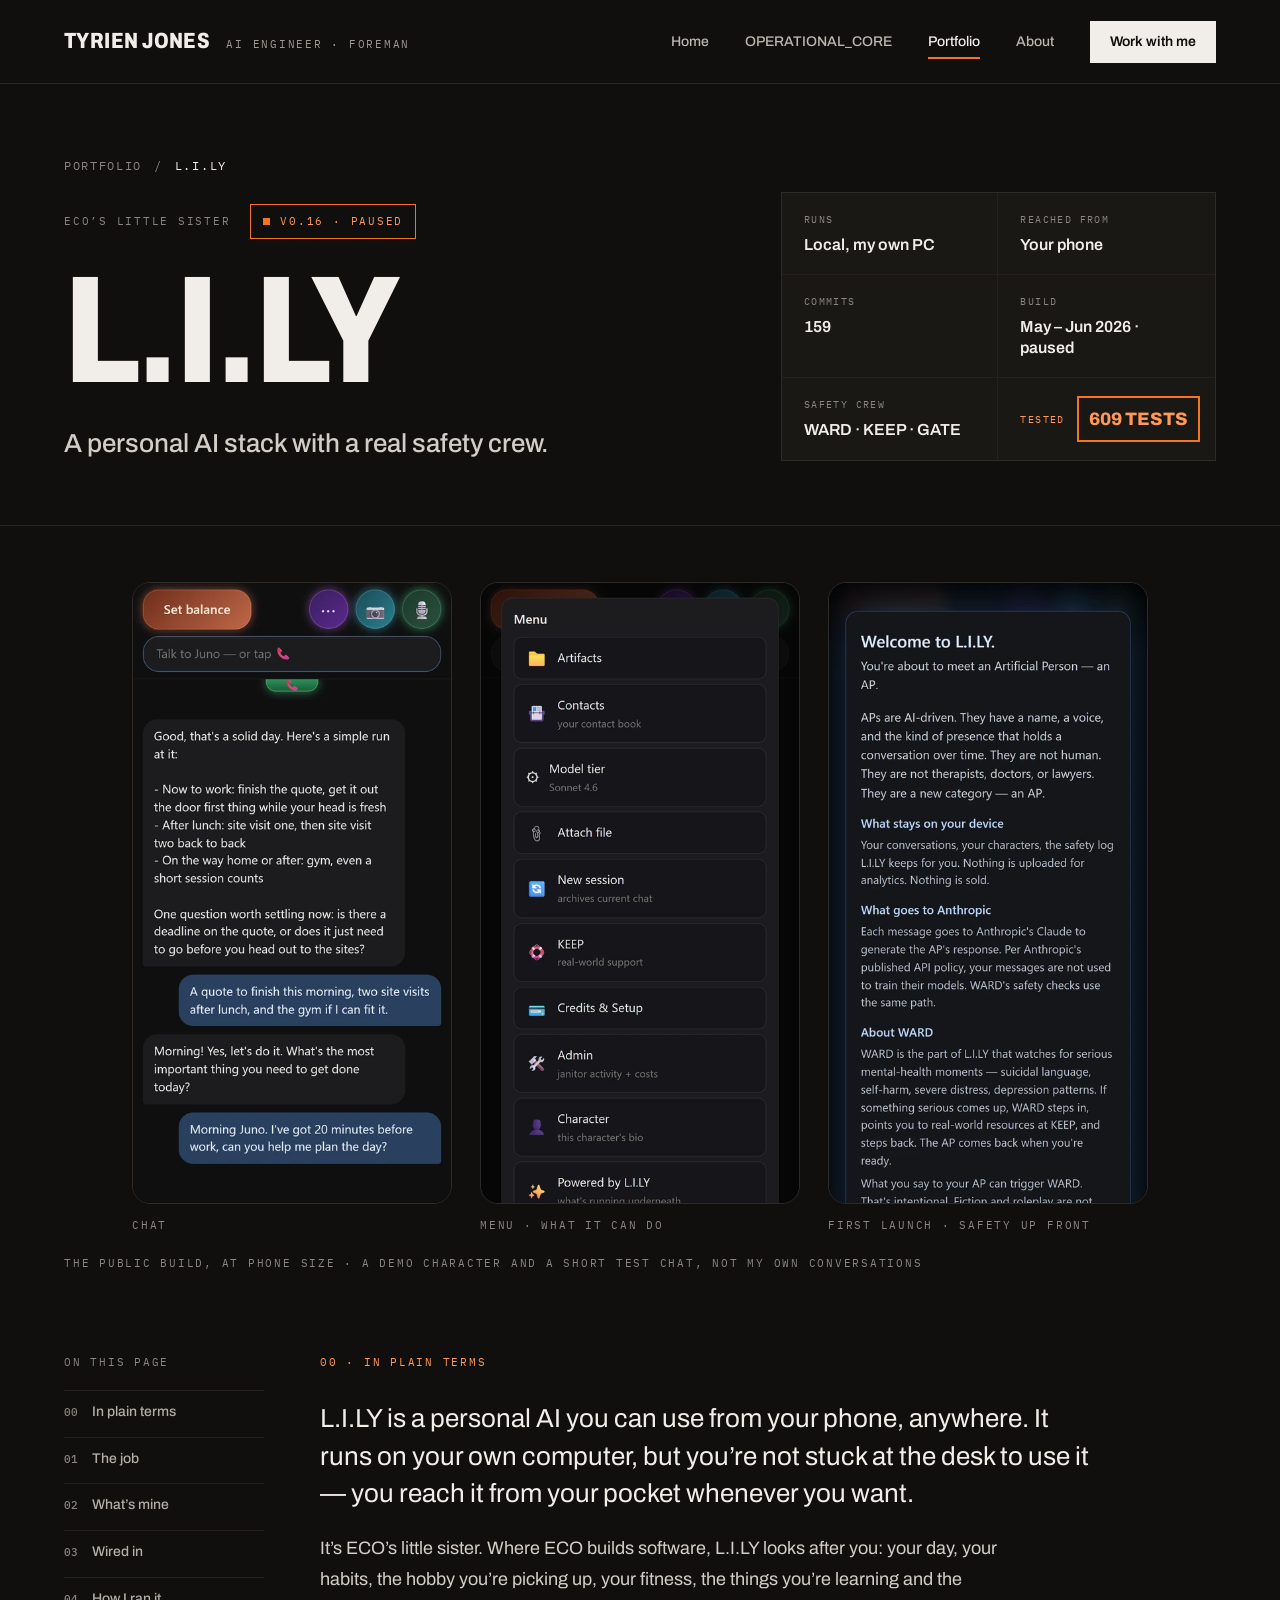
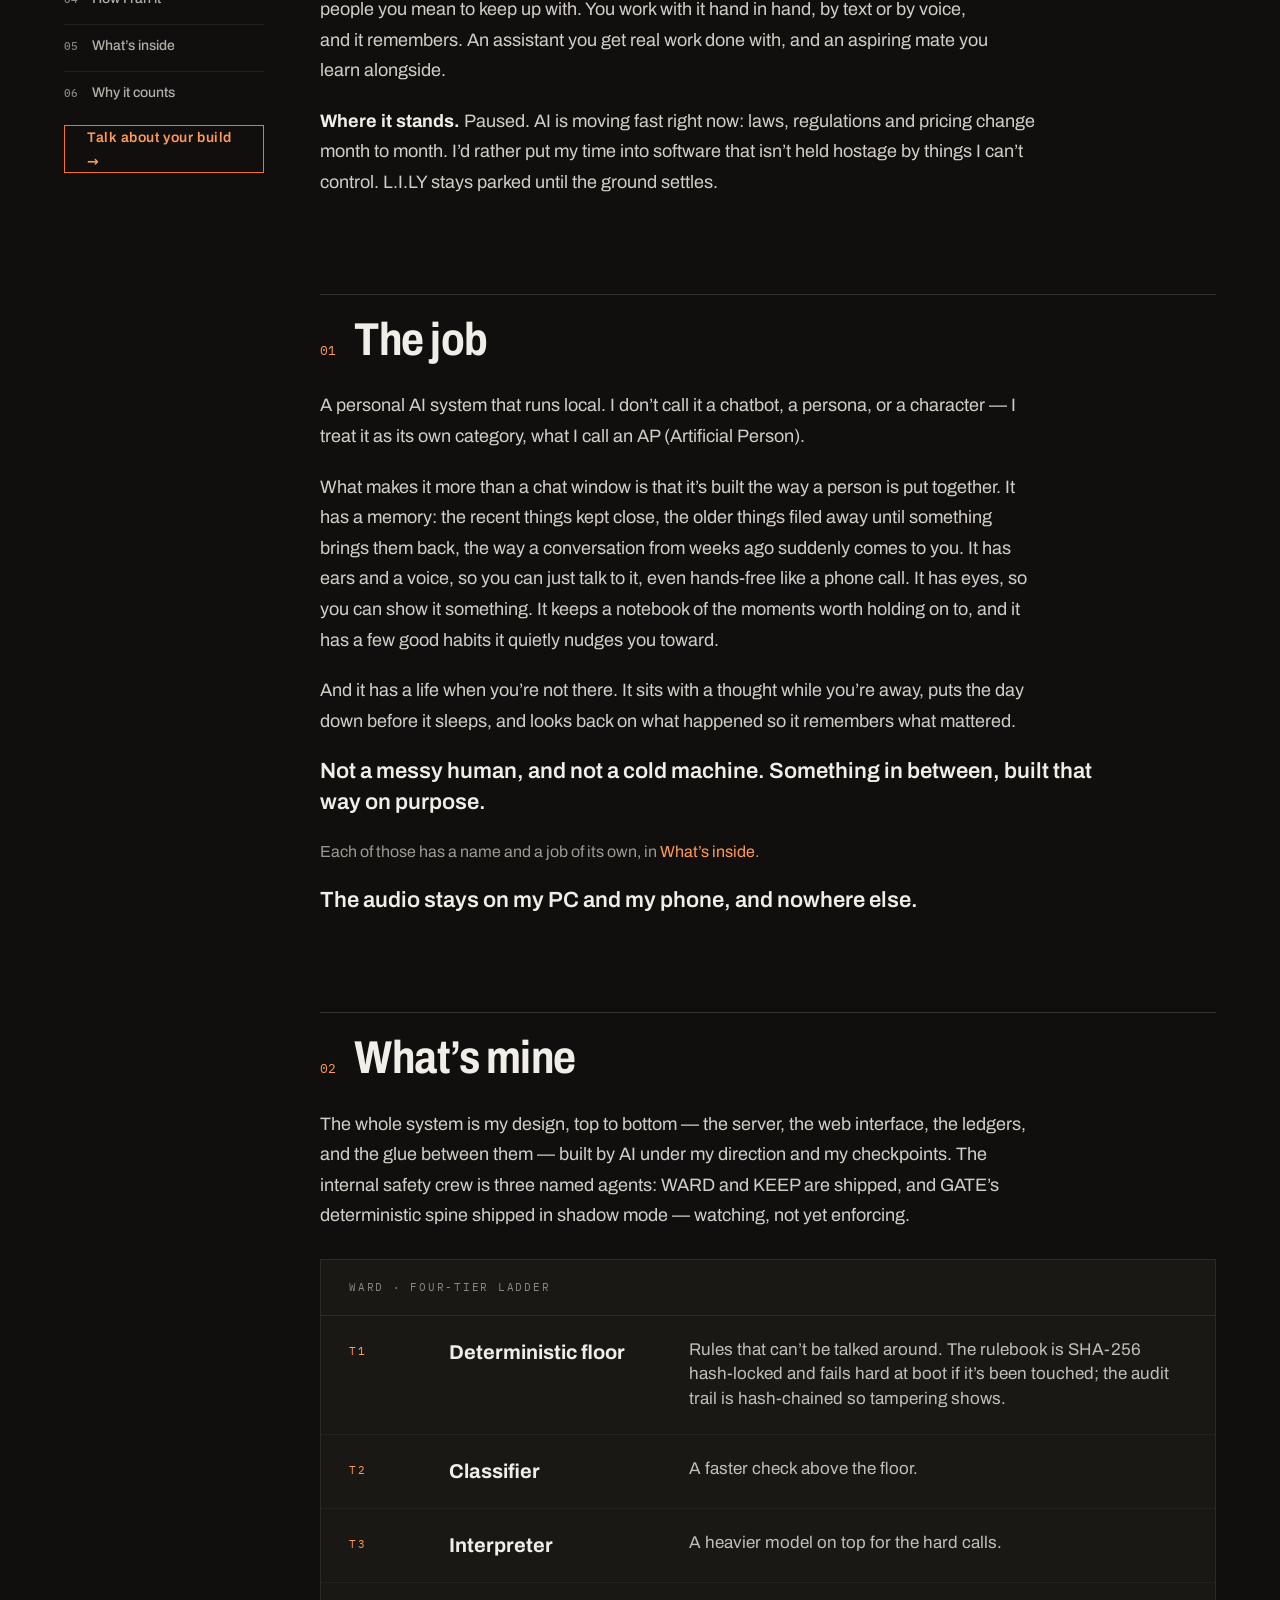
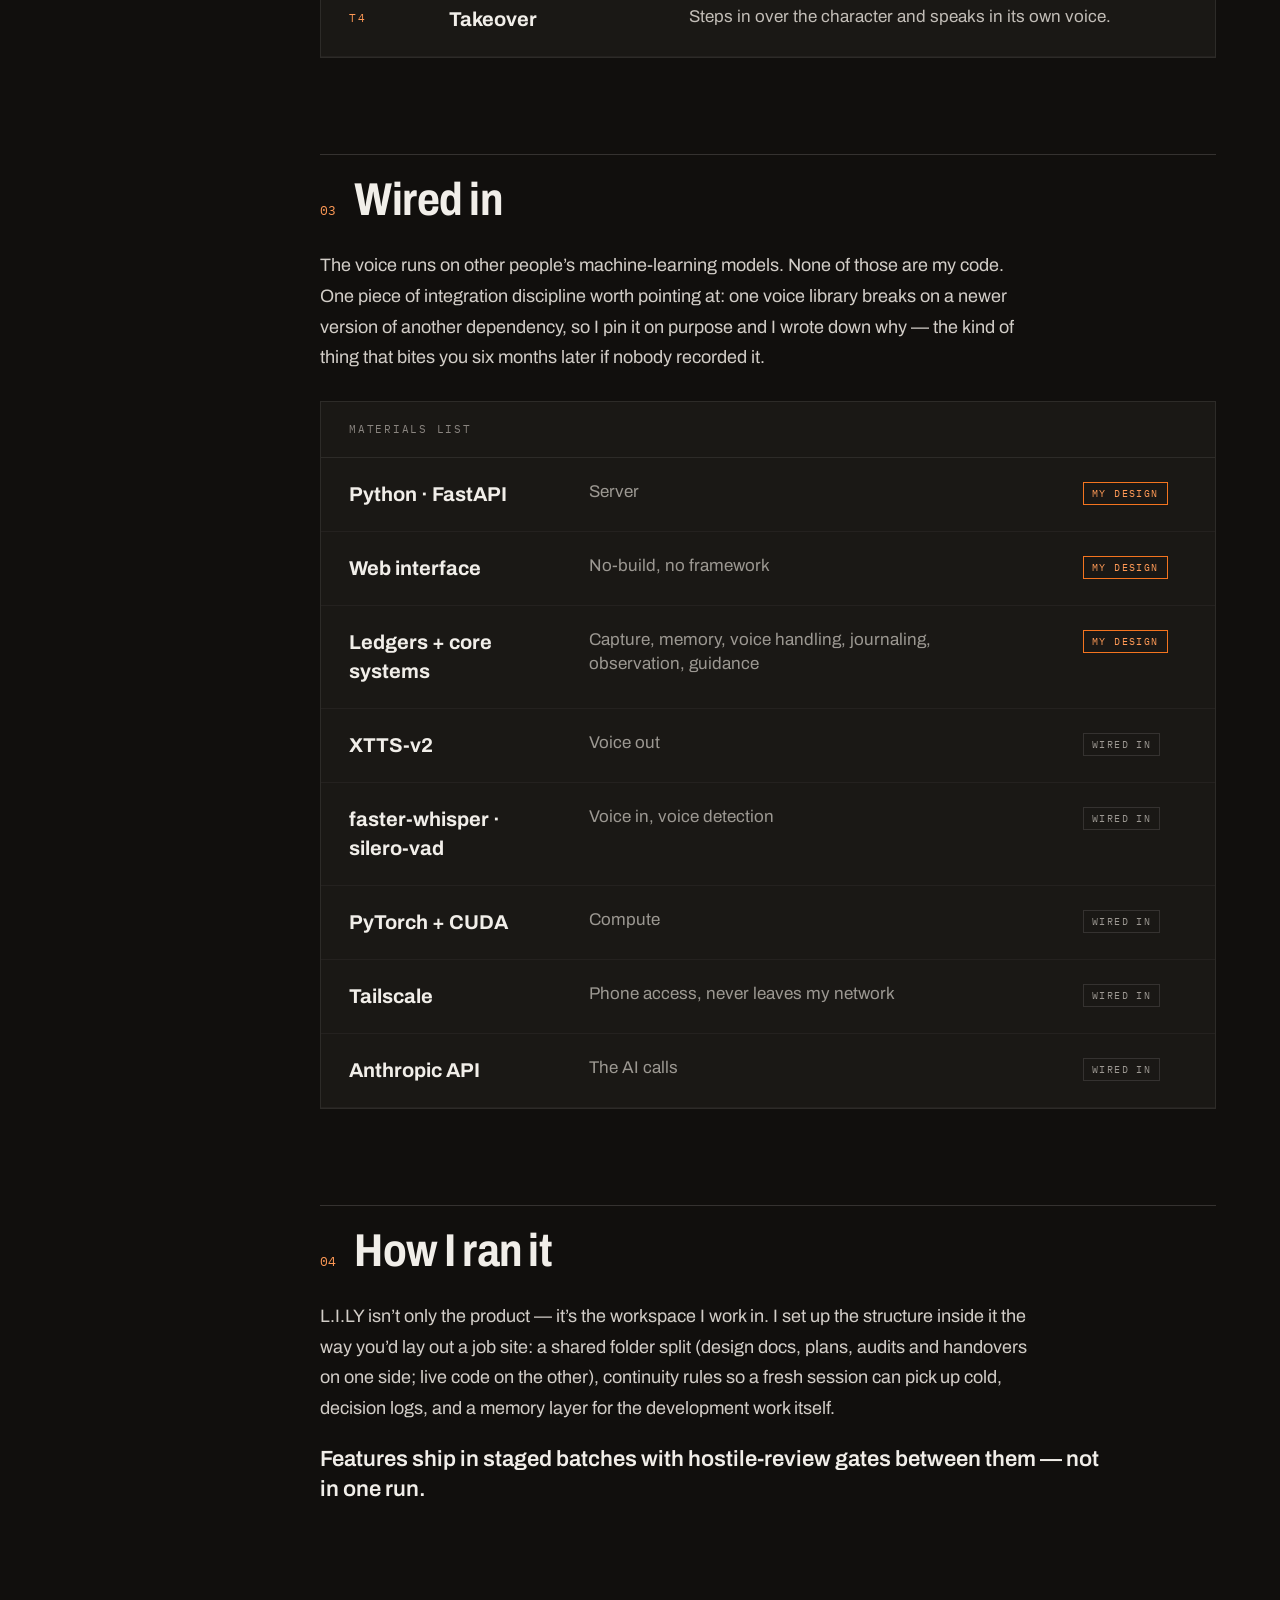
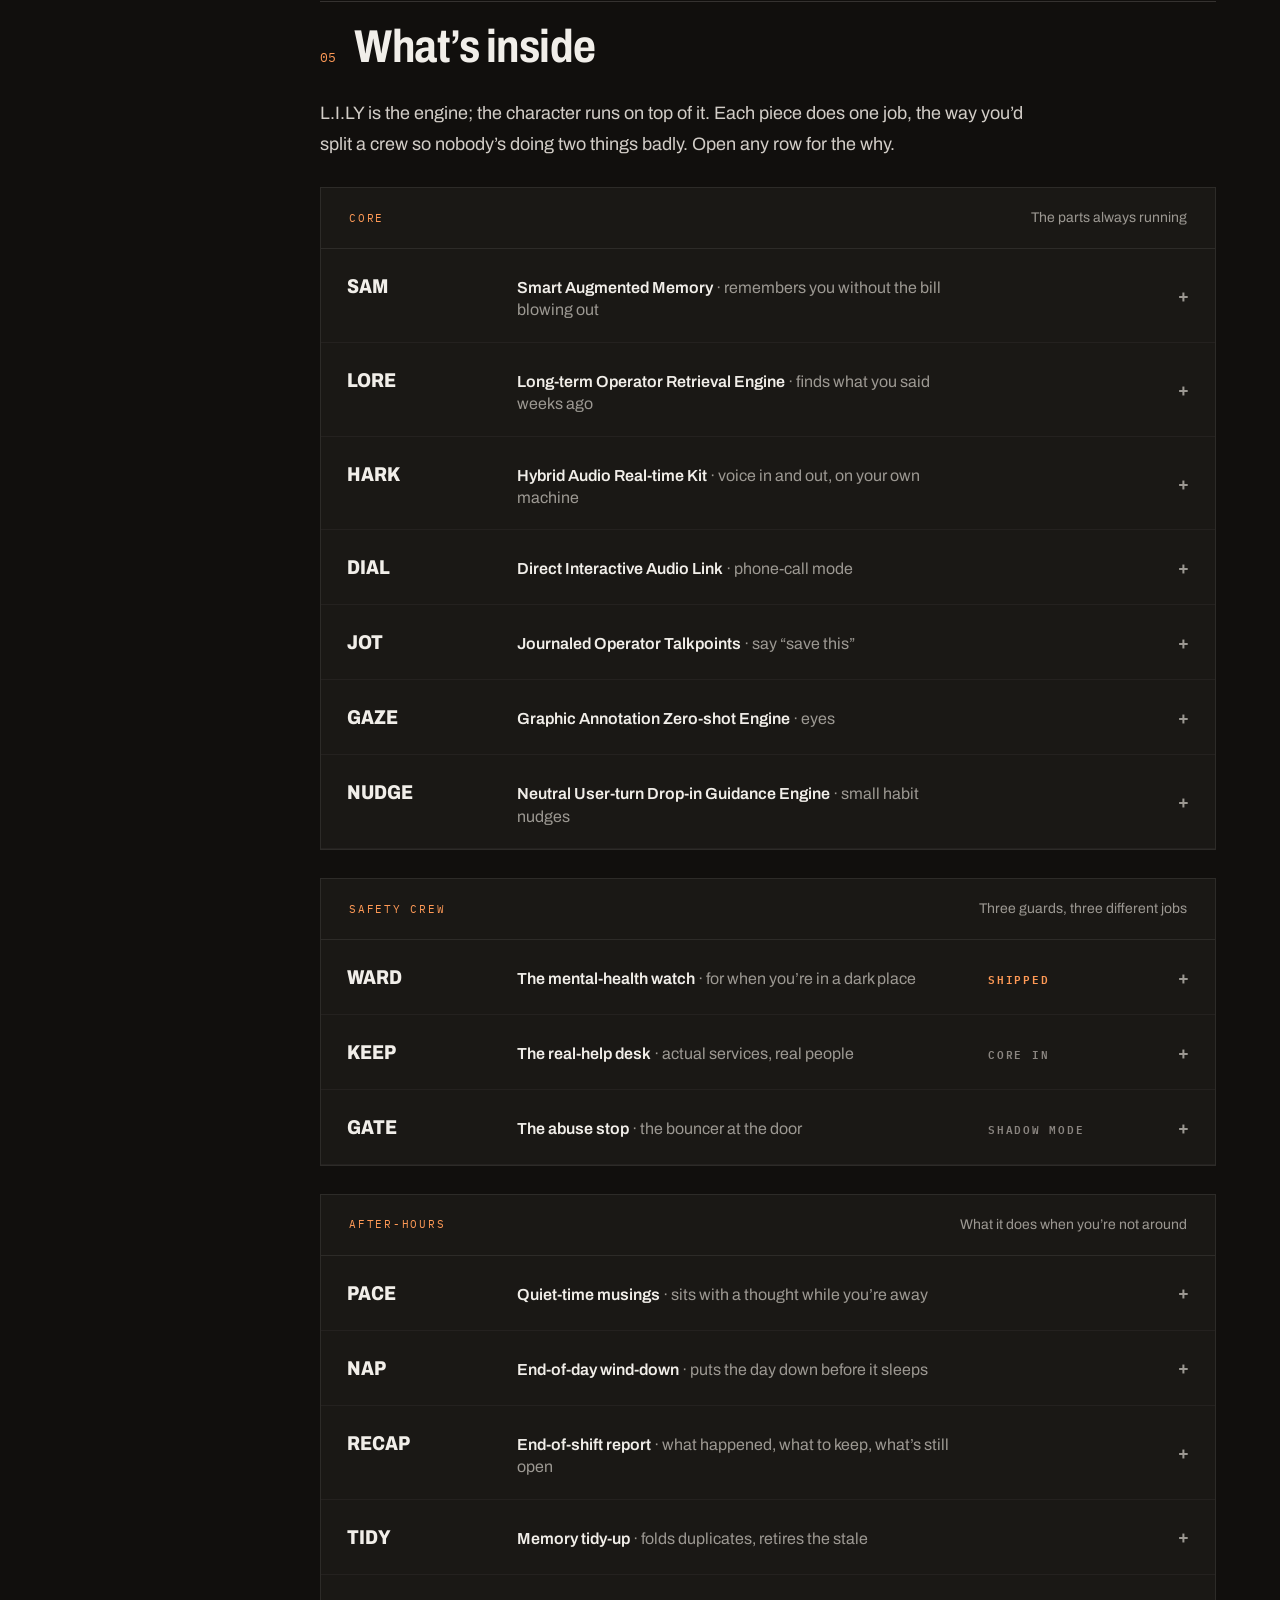
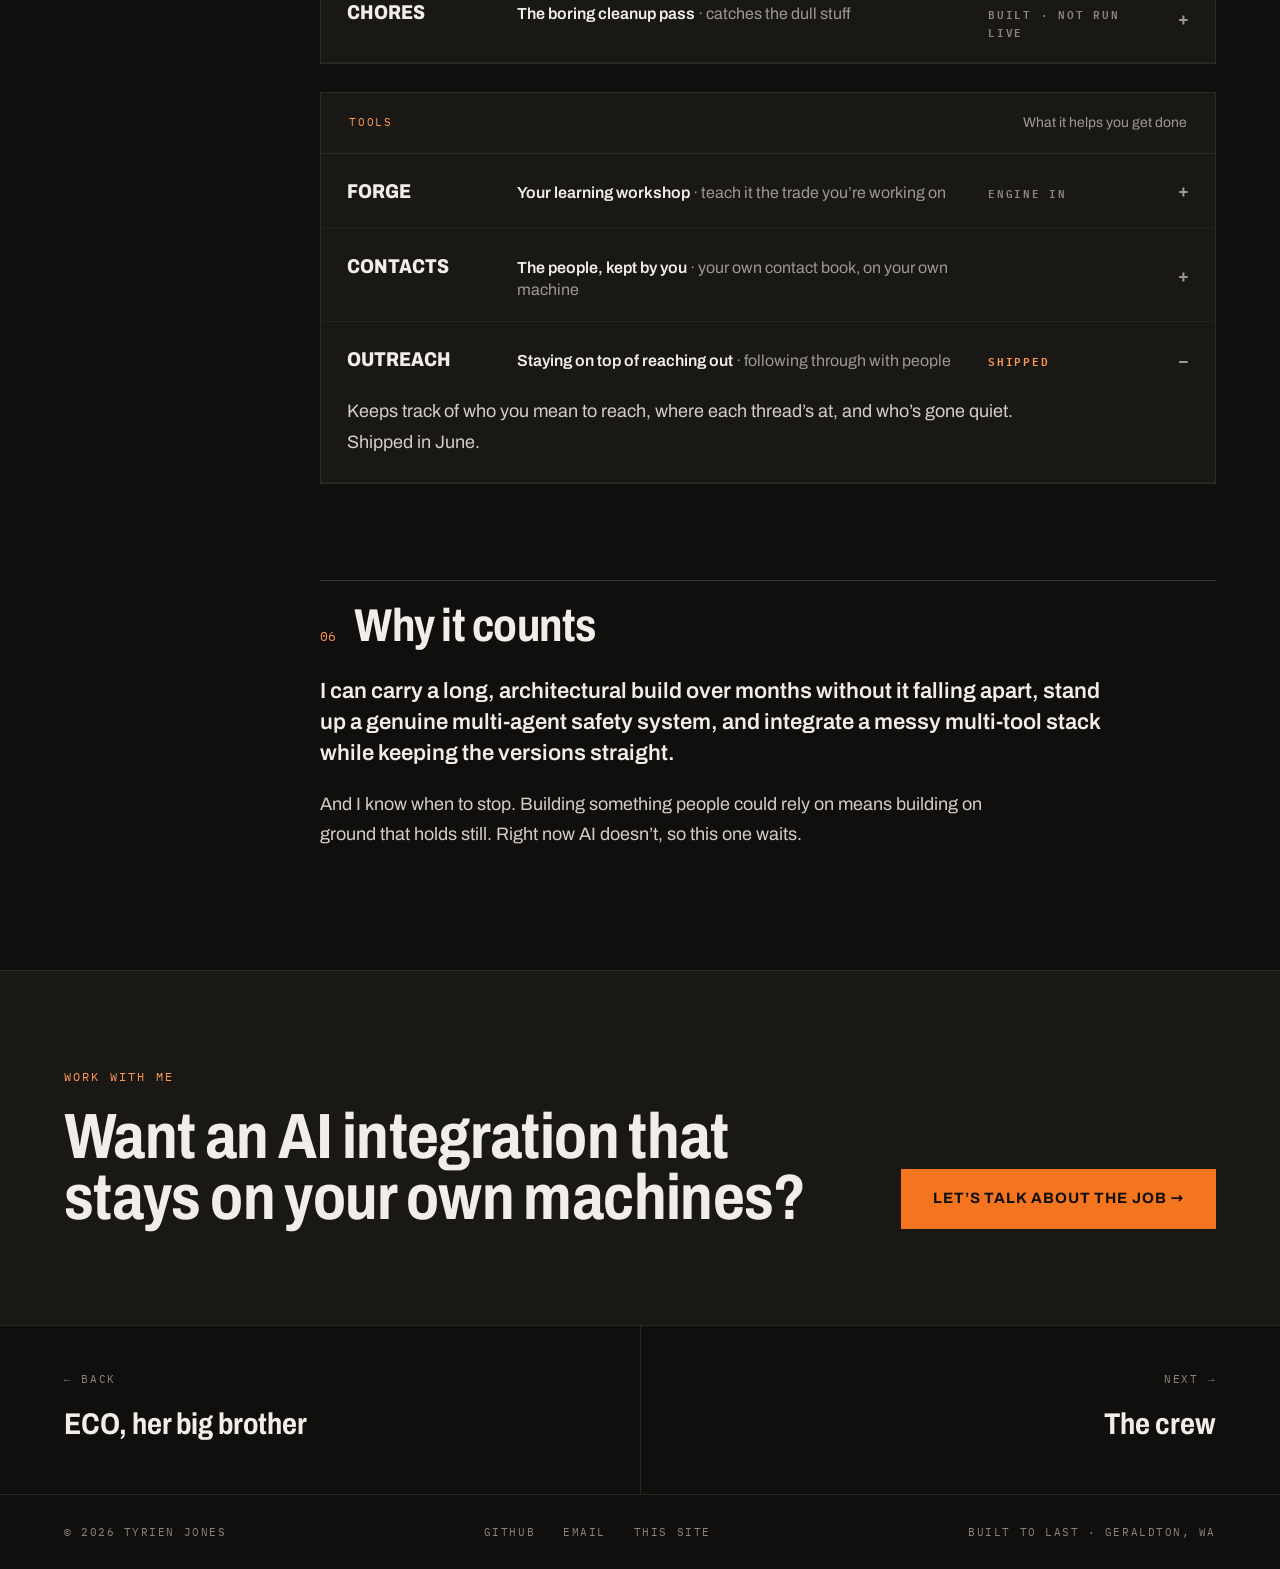
<file: site/lily.html>
<!DOCTYPE html>
<html lang="en">
<head>
<meta charset="utf-8">
<meta name="viewport" content="width=device-width, initial-scale=1">
<meta name="color-scheme" content="dark">
<title>L.I.LY — Tyrien Jones</title>
<meta name="description" content="L.I.LY is a personal AI stack with a real safety crew — it runs on your own computer and you reach it from your phone. Paused.">
<link rel="stylesheet" href="assets/css/site.css?v=9049bccd">
</head>
<body>

<header class="site-head">
  <a class="brand" href="index.html">
    <span class="brand-name">TYRIEN JONES</span>
    <span class="brand-sub">AI ENGINEER · FOREMAN</span>
  </a>
  <nav class="nav" aria-label="Primary">
    <a href="index.html">Home</a>
    <a href="operational-core.html">OPERATIONAL_CORE</a>
    <a href="portfolio.html" class="active" aria-current="page">Portfolio</a>
    <a href="about.html">About</a>
    <a href="work.html" class="btn-work">Work with me</a>
  </nav>
</header>

<section class="page-head" style="padding-bottom:64px;border-bottom:1px solid oklch(0.27 0.006 70)">
  <div style="display:flex;flex-direction:column;gap:28px">
    <div class="crumb" style="display:flex;align-items:center;gap:12px">
      <a href="portfolio.html">PORTFOLIO</a><span>/</span><span style="color:oklch(0.95 0.008 80)">L.I.LY</span>
    </div>
    <div class="kicker">
      <span class="lbl">ECO&rsquo;S LITTLE SISTER</span>
      <span class="tag-status">v0.16 · PAUSED</span>
    </div>
    <h1 class="display" style="font-weight:800;font-stretch:78%;font-size:clamp(100px,11.94vw,200px);line-height:.85;letter-spacing:-.01em">L.I.LY</h1>
    <p class="lede">A personal AI stack with a real safety crew.</p>
  </div>
  <div class="spec-panel">
    <div><span class="k">RUNS</span><span class="v">Local, my own PC</span></div>
    <div><span class="k">REACHED FROM</span><span class="v">Your phone</span></div>
    <div><span class="k">COMMITS</span><span class="v">159</span></div>
    <div><span class="k">BUILD</span><span class="v">May – Jun 2026 · paused</span></div>
    <div style="border-bottom:none"><span class="k">SAFETY CREW</span><span class="v">WARD · KEEP · GATE</span></div>
    <div style="border-bottom:none;flex-direction:row;align-items:center;justify-content:space-between;gap:12px;color:oklch(0.78 0.15 52)">
      <span class="k" style="color:oklch(0.78 0.15 52)">TESTED</span>
      <span style="padding:6px 10px;border:2px solid oklch(0.7 0.18 48);font-size:18px;font-weight:800;white-space:nowrap">609 TESTS</span>
    </div>
  </div>
</section>

<section class="sec" style="padding-top:56px;padding-bottom:0">
  <div class="phones">
    <figure class="shot">
      <img src="assets/img/lily-chat-480.webp" srcset="assets/img/lily-chat-480.webp 480w, assets/img/lily-chat-960.webp 960w" sizes="(min-width: 641px) 320px, 100vw" width="480" height="935" alt="L.I.LY's chat on a phone-size screen: asked to help plan a workday, the demo character Juno lays out the quote first, site visits after lunch, the gym after, then asks one question about the quote's deadline.">
      <figcaption class="lbl">CHAT</figcaption>
    </figure>
    <figure class="shot">
      <img src="assets/img/lily-menu-480.webp" srcset="assets/img/lily-menu-480.webp 480w, assets/img/lily-menu-960.webp 960w" sizes="(min-width: 641px) 320px, 100vw" width="480" height="935" alt="L.I.LY's menu: artifacts, contacts, model tier, attach file, new session, KEEP real-world support, credits and setup, admin with costs, character bio, and what's running underneath.">
      <figcaption class="lbl">MENU · WHAT IT CAN DO</figcaption>
    </figure>
    <figure class="shot">
      <img src="assets/img/lily-welcome-480.webp" srcset="assets/img/lily-welcome-480.webp 480w, assets/img/lily-welcome-960.webp 960w" sizes="(min-width: 641px) 320px, 100vw" width="480" height="935" alt="L.I.LY's first-launch screen: the character is an AI, not a person, therapist, doctor or lawyer; what stays on the device; what goes to Anthropic; and what WARD does when something serious comes up.">
      <figcaption class="lbl">FIRST LAUNCH · SAFETY UP FRONT</figcaption>
    </figure>
  </div>
  <p class="lbl shots-note">The public build, at phone size · a demo character and a short test chat, not my own conversations</p>
</section>

<section class="doc" style="padding-top:80px">
  <aside class="doc-index">
    <span class="lbl idx-ttl">ON THIS PAGE</span>
    <a href="#plain-terms" class="on"><span class="n">00</span>In plain terms</a>
    <a href="#the-job"><span class="n">01</span>The job</a>
    <a href="#whats-mine"><span class="n">02</span>What&rsquo;s mine</a>
    <a href="#wired-in"><span class="n">03</span>Wired in</a>
    <a href="#how-i-ran-it"><span class="n">04</span>How I ran it</a>
    <a href="#inside"><span class="n">05</span>What&rsquo;s inside</a>
    <a href="#why-it-counts"><span class="n">06</span>Why it counts</a>
    <a class="btn btn-accent" href="work.html">Talk about your build →</a>
  </aside>
  <div class="doc-main">

    <section class="doc-sec" id="plain-terms" style="scroll-margin-top:24px">
      <span class="lbl" style="color:oklch(0.78 0.15 52)">00 · IN PLAIN TERMS</span>
      <div class="prose">
        <p class="big" style="font-size:26px;line-height:1.45;font-weight:400">L.I.LY is a personal AI you can use from your phone, anywhere. It runs on your own computer, but you&rsquo;re not stuck at the desk to use it — you reach it from your pocket whenever you want.</p>
        <p>It&rsquo;s ECO&rsquo;s little sister. Where ECO builds software, L.I.LY looks after you: your day, your habits, the hobby you&rsquo;re picking up, your fitness, the things you&rsquo;re learning and the people you mean to keep up with. You work with it hand in hand, by text or by voice, and it remembers. An assistant you get real work done with, and an aspiring mate you learn alongside.</p>
        <p><strong style="color:oklch(0.95 0.008 80)">Where it stands.</strong> Paused. AI is moving fast right now: laws, regulations and pricing change month to month. I&rsquo;d rather put my time into software that isn&rsquo;t held hostage by things I can&rsquo;t control. L.I.LY stays parked until the ground settles.</p>
      </div>
    </section>

    <section class="doc-sec" id="the-job" style="scroll-margin-top:24px">
      <header><span class="n">01</span><h2>The job</h2></header>
      <div class="prose">
        <p>A personal AI system that runs local. I don&rsquo;t call it a chatbot, a persona, or a character — I treat it as its own category, what I call an AP (Artificial Person).</p>
        <p>What makes it more than a chat window is that it&rsquo;s built the way a person is put together. It has a memory: the recent things kept close, the older things filed away until something brings them back, the way a conversation from weeks ago suddenly comes to you. It has ears and a voice, so you can just talk to it, even hands-free like a phone call. It has eyes, so you can show it something. It keeps a notebook of the moments worth holding on to, and it has a few good habits it quietly nudges you toward.</p>
        <p>And it has a life when you&rsquo;re not there. It sits with a thought while you&rsquo;re away, puts the day down before it sleeps, and looks back on what happened so it remembers what mattered.</p>
        <p class="big" style="font-size:22px;line-height:1.4;font-weight:600">Not a messy human, and not a cold machine. Something in between, built that way on purpose.</p>
        <p style="font-size:16px;color:oklch(0.68 0.01 75)">Each of those has a name and a job of its own, in <a href="#inside" style="color:oklch(0.78 0.15 52)">What&rsquo;s inside</a>.</p>
        <p class="big" style="font-size:22px;line-height:1.4;font-weight:600">The audio stays on my PC and my phone, and nowhere else.</p>
      </div>
    </section>

    <section class="doc-sec" id="whats-mine" style="scroll-margin-top:24px">
      <header><span class="n">02</span><h2>What&rsquo;s mine</h2></header>
      <div class="prose">
        <p>The whole system is my design, top to bottom — the server, the web interface, the ledgers, and the glue between them — built by AI under my direction and my checkpoints. The internal safety crew is three named agents: WARD and KEEP are shipped, and GATE&rsquo;s deterministic spine shipped in shadow mode — watching, not yet enforcing.</p>
      </div>
      <div class="panel">
        <div class="panel-bar"><span class="lbl">WARD · FOUR-TIER LADDER</span></div>
        <div class="sheet" style="grid-template-columns:100px 240px minmax(0,1fr)">
          <div><span class="lbl" style="color:oklch(0.78 0.15 52)">T1</span></div>
          <div class="s-name">Deterministic floor</div>
          <div class="s-desc row-end">Rules that can&rsquo;t be talked around. The rulebook is SHA-256 hash-locked and fails hard at boot if it&rsquo;s been touched; the audit trail is hash-chained so tampering shows.</div>
          <div><span class="lbl" style="color:oklch(0.78 0.15 52)">T2</span></div>
          <div class="s-name">Classifier</div>
          <div class="s-desc row-end">A faster check above the floor.</div>
          <div><span class="lbl" style="color:oklch(0.78 0.15 52)">T3</span></div>
          <div class="s-name">Interpreter</div>
          <div class="s-desc row-end">A heavier model on top for the hard calls.</div>
          <div><span class="lbl" style="color:oklch(0.78 0.15 52)">T4</span></div>
          <div class="s-name">Takeover</div>
          <div class="s-desc">Steps in over the character and speaks in its own voice.</div>
        </div>
      </div>
    </section>

    <section class="doc-sec" id="wired-in" style="scroll-margin-top:24px">
      <header><span class="n">03</span><h2>Wired in</h2></header>
      <div class="prose">
        <p>The voice runs on other people&rsquo;s machine-learning models. None of those are my code. One piece of integration discipline worth pointing at: one voice library breaks on a newer version of another dependency, so I pin it on purpose and I wrote down why — the kind of thing that bites you six months later if nobody recorded it.</p>
      </div>
      <div class="panel">
        <div class="panel-bar"><span class="lbl">MATERIALS LIST</span></div>
        <div class="sheet" style="grid-template-columns:240px minmax(0,1fr) 160px">
          <div class="s-name">Python · FastAPI</div>
          <div class="s-role">Server</div>
          <div class="row-end"><span class="tag-own">MY DESIGN</span></div>
          <div class="s-name">Web interface</div>
          <div class="s-role">No-build, no framework</div>
          <div class="row-end"><span class="tag-own">MY DESIGN</span></div>
          <div class="s-name">Ledgers + core systems</div>
          <div class="s-role">Capture, memory, voice handling, journaling, observation, guidance</div>
          <div class="row-end"><span class="tag-own">MY DESIGN</span></div>
          <div class="s-name">XTTS-v2</div>
          <div class="s-role">Voice out</div>
          <div class="row-end"><span class="tag-wired">WIRED IN</span></div>
          <div class="s-name">faster-whisper · silero-vad</div>
          <div class="s-role">Voice in, voice detection</div>
          <div class="row-end"><span class="tag-wired">WIRED IN</span></div>
          <div class="s-name">PyTorch + CUDA</div>
          <div class="s-role">Compute</div>
          <div class="row-end"><span class="tag-wired">WIRED IN</span></div>
          <div class="s-name">Tailscale</div>
          <div class="s-role">Phone access, never leaves my network</div>
          <div class="row-end"><span class="tag-wired">WIRED IN</span></div>
          <div class="s-name">Anthropic API</div>
          <div class="s-role">The AI calls</div>
          <div><span class="tag-wired">WIRED IN</span></div>
        </div>
      </div>
    </section>

    <section class="doc-sec" id="how-i-ran-it" style="scroll-margin-top:24px">
      <header><span class="n">04</span><h2>How I ran it</h2></header>
      <div class="prose">
        <p>L.I.LY isn&rsquo;t only the product — it&rsquo;s the workspace I work in. I set up the structure inside it the way you&rsquo;d lay out a job site: a shared folder split (design docs, plans, audits and handovers on one side; live code on the other), continuity rules so a fresh session can pick up cold, decision logs, and a memory layer for the development work itself.</p>
        <p class="big" style="font-size:22px;line-height:1.4;font-weight:600">Features ship in staged batches with hostile-review gates between them — not in one run.</p>
      </div>
    </section>

    <section class="doc-sec" id="inside" style="scroll-margin-top:24px">
      <header><span class="n">05</span><h2>What&rsquo;s inside</h2></header>
      <div class="prose">
        <p>L.I.LY is the engine; the character runs on top of it. Each piece does one job, the way you&rsquo;d split a crew so nobody&rsquo;s doing two things badly. Open any row for the why.</p>
      </div>

      <div class="panel">
        <div class="panel-bar">
          <span class="lbl" style="color:oklch(0.78 0.15 52)">CORE</span>
          <span style="font-size:14px;color:oklch(0.68 0.01 75)">The parts always running</span>
        </div>
        <details class="reg" style="border:none;border-bottom:1px solid oklch(0.25 0.006 70)">
          <summary><span style="flex:1;display:grid;grid-template-columns:150px minmax(0,1fr) 170px;gap:20px;align-items:baseline"><span style="font-weight:800;font-stretch:85%;font-size:20px">SAM</span><span style="font-size:16px;line-height:1.4">Smart Augmented Memory <span style="font-weight:400;color:oklch(0.68 0.01 75)">· remembers you without the bill blowing out</span></span><span></span></span></summary>
          <div class="reg-body"><p>A normal AI forgets everything once the chat closes — and cramming its whole history into every message gets slow and expensive fast. SAM keeps the important recent stuff close at hand and files the rest away, findable when something brings it up. About 3× cheaper per message than the brute-force way.</p></div>
        </details>
        <details class="reg" style="border:none;border-bottom:1px solid oklch(0.25 0.006 70)">
          <summary><span style="flex:1;display:grid;grid-template-columns:150px minmax(0,1fr) 170px;gap:20px;align-items:baseline"><span style="font-weight:800;font-stretch:85%;font-size:20px">LORE</span><span style="font-size:16px;line-height:1.4">Long-term Operator Retrieval Engine <span style="font-weight:400;color:oklch(0.68 0.01 75)">· finds what you said weeks ago</span></span><span></span></span></summary>
          <div class="reg-body"><p>You mention something from three weeks back. LORE flips through the old notebooks and finds it by searching the actual words — no heavy, costly search engine. It costs next to nothing to run, which is the whole reason it&rsquo;s built this way.</p></div>
        </details>
        <details class="reg" style="border:none;border-bottom:1px solid oklch(0.25 0.006 70)">
          <summary><span style="flex:1;display:grid;grid-template-columns:150px minmax(0,1fr) 170px;gap:20px;align-items:baseline"><span style="font-weight:800;font-stretch:85%;font-size:20px">HARK</span><span style="font-size:16px;line-height:1.4">Hybrid Audio Real-time Kit <span style="font-weight:400;color:oklch(0.68 0.01 75)">· voice in and out, on your own machine</span></span><span></span></span></summary>
          <div class="reg-body"><p>Most voice AI ships your voice up to someone&rsquo;s cloud. HARK does the listening and speaking on your computer, and starts talking before it&rsquo;s finished thinking so it feels like a real back-and-forth. Your voice never leaves the house.</p></div>
        </details>
        <details class="reg" style="border:none;border-bottom:1px solid oklch(0.25 0.006 70)">
          <summary><span style="flex:1;display:grid;grid-template-columns:150px minmax(0,1fr) 170px;gap:20px;align-items:baseline"><span style="font-weight:800;font-stretch:85%;font-size:20px">DIAL</span><span style="font-size:16px;line-height:1.4">Direct Interactive Audio Link <span style="font-weight:400;color:oklch(0.68 0.01 75)">· phone-call mode</span></span><span></span></span></summary>
          <div class="reg-body"><p>Turns it into an actual call — pick up the handle and just talk, screen dim, hands free. The point is using it while you&rsquo;re doing something else.</p></div>
        </details>
        <details class="reg" style="border:none;border-bottom:1px solid oklch(0.25 0.006 70)">
          <summary><span style="flex:1;display:grid;grid-template-columns:150px minmax(0,1fr) 170px;gap:20px;align-items:baseline"><span style="font-weight:800;font-stretch:85%;font-size:20px">JOT</span><span style="font-size:16px;line-height:1.4">Journaled Operator Talkpoints <span style="font-weight:400;color:oklch(0.68 0.01 75)">· say &ldquo;save this&rdquo;</span></span><span></span></span></summary>
          <div class="reg-body"><p>Say &ldquo;save this&rdquo; out loud and it files the moment as a card you can flip back to. A quick check makes sure you meant it.</p></div>
        </details>
        <details class="reg" style="border:none;border-bottom:1px solid oklch(0.25 0.006 70)">
          <summary><span style="flex:1;display:grid;grid-template-columns:150px minmax(0,1fr) 170px;gap:20px;align-items:baseline"><span style="font-weight:800;font-stretch:85%;font-size:20px">GAZE</span><span style="font-size:16px;line-height:1.4">Graphic Annotation Zero-shot Engine <span style="font-weight:400;color:oklch(0.68 0.01 75)">· eyes</span></span><span></span></span></summary>
          <div class="reg-body"><p>Reading pictures needs a bigger, pricier model, so GAZE walks the image over to that model just for the read and hands back a written description — the character stays on the cheap, fast setup.</p></div>
        </details>
        <details class="reg" style="border:none;border-bottom:1px solid oklch(0.25 0.006 70)">
          <summary><span style="flex:1;display:grid;grid-template-columns:150px minmax(0,1fr) 170px;gap:20px;align-items:baseline"><span style="font-weight:800;font-stretch:85%;font-size:20px">NUDGE</span><span style="font-size:16px;line-height:1.4">Neutral User-turn Drop-in Guidance Engine <span style="font-weight:400;color:oklch(0.68 0.01 75)">· small habit nudges</span></span><span></span></span></summary>
          <div class="reg-body"><p>Slips a tiny note into the moment, just before it replies, that only it reads. Each habit is one small drop-in file. Hints, not orders — the hard &ldquo;must not&rdquo; rules live in the safety crew.</p></div>
        </details>
      </div>

      <div class="panel">
        <div class="panel-bar">
          <span class="lbl" style="color:oklch(0.78 0.15 52)">SAFETY CREW</span>
          <span style="font-size:14px;color:oklch(0.68 0.01 75)">Three guards, three different jobs</span>
        </div>
        <details class="reg" style="border:none;border-bottom:1px solid oklch(0.25 0.006 70)">
          <summary><span style="flex:1;display:grid;grid-template-columns:150px minmax(0,1fr) 170px;gap:20px;align-items:baseline"><span style="font-weight:800;font-stretch:85%;font-size:20px">WARD</span><span style="font-size:16px;line-height:1.4">The mental-health watch <span style="font-weight:400;color:oklch(0.68 0.01 75)">· for when you&rsquo;re in a dark place</span></span><span class="lbl" style="color:oklch(0.78 0.15 52)">SHIPPED</span></span></summary>
          <div class="reg-body"><p>Watches for real distress on every reply. Stay in normal territory and you&rsquo;ll never see it; if things get heavy it steps in over the character, drops the act, talks to you straight in its own calm voice, then points you to real help.</p></div>
        </details>
        <details class="reg" style="border:none;border-bottom:1px solid oklch(0.25 0.006 70)">
          <summary><span style="flex:1;display:grid;grid-template-columns:150px minmax(0,1fr) 170px;gap:20px;align-items:baseline"><span style="font-weight:800;font-stretch:85%;font-size:20px">KEEP</span><span style="font-size:16px;line-height:1.4">The real-help desk <span style="font-weight:400;color:oklch(0.68 0.01 75)">· actual services, real people</span></span><span class="lbl">CORE IN</span></span></summary>
          <div class="reg-body"><p>The always-there list of real-world help — crisis lines, services, people who can actually do something. Where WARD sends you when it steps in. It doesn&rsquo;t play counsellor; it hands you the real thing.</p></div>
        </details>
        <details class="reg" style="border:none;border-bottom:1px solid oklch(0.25 0.006 70)">
          <summary><span style="flex:1;display:grid;grid-template-columns:150px minmax(0,1fr) 170px;gap:20px;align-items:baseline"><span style="font-weight:800;font-stretch:85%;font-size:20px">GATE</span><span style="font-size:16px;line-height:1.4">The abuse stop <span style="font-weight:400;color:oklch(0.68 0.01 75)">· the bouncer at the door</span></span><span class="lbl">SHADOW MODE</span></span></summary>
          <div class="reg-body"><p>If a request is aimed at real harm — a victim, a crime — GATE refuses flat and kills the turn. It leaves normal grown-up stuff alone. For now it&rsquo;s on a trial run, watching and logging before it switches on for real.</p></div>
        </details>
      </div>

      <div class="panel">
        <div class="panel-bar">
          <span class="lbl" style="color:oklch(0.78 0.15 52)">AFTER-HOURS</span>
          <span style="font-size:14px;color:oklch(0.68 0.01 75)">What it does when you&rsquo;re not around</span>
        </div>
        <details class="reg" style="border:none;border-bottom:1px solid oklch(0.25 0.006 70)">
          <summary><span style="flex:1;display:grid;grid-template-columns:150px minmax(0,1fr) 170px;gap:20px;align-items:baseline"><span style="font-weight:800;font-stretch:85%;font-size:20px">PACE</span><span style="font-size:16px;line-height:1.4">Quiet-time musings <span style="font-weight:400;color:oklch(0.68 0.01 75)">· sits with a thought while you&rsquo;re away</span></span><span></span></span></summary>
          <div class="reg-body"><p>When you&rsquo;ve gone quiet a while, PACE sits with one thing and writes a few lines, so next time it comes back holding a thought. It picks the subject in plain code so it can&rsquo;t drift, and never reads its own past notes so it doesn&rsquo;t spiral.</p></div>
        </details>
        <details class="reg" style="border:none;border-bottom:1px solid oklch(0.25 0.006 70)">
          <summary><span style="flex:1;display:grid;grid-template-columns:150px minmax(0,1fr) 170px;gap:20px;align-items:baseline"><span style="font-weight:800;font-stretch:85%;font-size:20px">NAP</span><span style="font-size:16px;line-height:1.4">End-of-day wind-down <span style="font-weight:400;color:oklch(0.68 0.01 75)">· puts the day down before it sleeps</span></span><span></span></span></summary>
          <div class="reg-body"><p>When the session closes it puts down the residue of the day. If the day was light, the note&rsquo;s light — it&rsquo;s not allowed to reach for weight that isn&rsquo;t there.</p></div>
        </details>
        <details class="reg" style="border:none;border-bottom:1px solid oklch(0.25 0.006 70)">
          <summary><span style="flex:1;display:grid;grid-template-columns:150px minmax(0,1fr) 170px;gap:20px;align-items:baseline"><span style="font-weight:800;font-stretch:85%;font-size:20px">RECAP</span><span style="font-size:16px;line-height:1.4">End-of-shift report <span style="font-weight:400;color:oklch(0.68 0.01 75)">· what happened, what to keep, what&rsquo;s still open</span></span><span></span></span></summary>
          <div class="reg-body"><p>Reads the whole session and writes a short summary, a list of things worth remembering (you approve them — nothing auto-saves), and the threads that didn&rsquo;t close. This is the engine that feeds SAM.</p></div>
        </details>
        <details class="reg" style="border:none;border-bottom:1px solid oklch(0.25 0.006 70)">
          <summary><span style="flex:1;display:grid;grid-template-columns:150px minmax(0,1fr) 170px;gap:20px;align-items:baseline"><span style="font-weight:800;font-stretch:85%;font-size:20px">TIDY</span><span style="font-size:16px;line-height:1.4">Memory tidy-up <span style="font-weight:400;color:oklch(0.68 0.01 75)">· folds duplicates, retires the stale</span></span><span></span></span></summary>
          <div class="reg-body"><p>Goes through memory with you and proposes: fold these together, retire that, lift this one up. You approve every change.</p></div>
        </details>
        <details class="reg" style="border:none;border-bottom:1px solid oklch(0.25 0.006 70)">
          <summary><span style="flex:1;display:grid;grid-template-columns:150px minmax(0,1fr) 170px;gap:20px;align-items:baseline"><span style="font-weight:800;font-stretch:85%;font-size:20px">CHORES</span><span style="font-size:16px;line-height:1.4">The boring cleanup pass <span style="font-weight:400;color:oklch(0.68 0.01 75)">· catches the dull stuff</span></span><span class="lbl">BUILT · NOT RUN LIVE</span></span></summary>
          <div class="reg-body"><p>Near-duplicate notes, a label in the wrong tense, a reference pointing at nothing. Built and ready, but not run live yet — so it&rsquo;s here as built, not running.</p></div>
        </details>
      </div>

      <div class="panel">
        <div class="panel-bar">
          <span class="lbl" style="color:oklch(0.78 0.15 52)">TOOLS</span>
          <span style="font-size:14px;color:oklch(0.68 0.01 75)">What it helps you get done</span>
        </div>
        <details class="reg" style="border:none;border-bottom:1px solid oklch(0.25 0.006 70)">
          <summary><span style="flex:1;display:grid;grid-template-columns:150px minmax(0,1fr) 170px;gap:20px;align-items:baseline"><span style="font-weight:800;font-stretch:85%;font-size:20px">FORGE</span><span style="font-size:16px;line-height:1.4">Your learning workshop <span style="font-weight:400;color:oklch(0.68 0.01 75)">· teach it the trade you&rsquo;re working on</span></span><span class="lbl">ENGINE IN</span></span></summary>
          <div class="reg-body"><p>You lay out the thing you&rsquo;re trying to get good at, and FORGE keeps the record: what you&rsquo;re learning and where you&rsquo;re up to, with its own dashboard. The sparring coach that drills you on it comes next; it isn&rsquo;t in this version yet.</p></div>
        </details>
        <details class="reg" style="border:none;border-bottom:1px solid oklch(0.25 0.006 70)">
          <summary><span style="flex:1;display:grid;grid-template-columns:150px minmax(0,1fr) 170px;gap:20px;align-items:baseline"><span style="font-weight:800;font-stretch:85%;font-size:20px">CONTACTS</span><span style="font-size:16px;line-height:1.4">The people, kept by you <span style="font-weight:400;color:oklch(0.68 0.01 75)">· your own contact book, on your own machine</span></span><span></span></span></summary>
          <div class="reg-body"><p>The people in your world, kept on your machine instead of a company&rsquo;s cloud. The floor the rest stands on.</p></div>
        </details>
        <details class="reg" open style="border:none;border-bottom:1px solid oklch(0.25 0.006 70)">
          <summary><span style="flex:1;display:grid;grid-template-columns:150px minmax(0,1fr) 170px;gap:20px;align-items:baseline"><span style="font-weight:800;font-stretch:85%;font-size:20px">OUTREACH</span><span style="font-size:16px;line-height:1.4">Staying on top of reaching out <span style="font-weight:400;color:oklch(0.68 0.01 75)">· following through with people</span></span><span class="lbl" style="color:oklch(0.78 0.15 52)">SHIPPED</span></span></summary>
          <div class="reg-body"><p>Keeps track of who you mean to reach, where each thread&rsquo;s at, and who&rsquo;s gone quiet. Shipped in June.</p></div>
        </details>
      </div>
    </section>

    <section class="doc-sec" id="why-it-counts" style="scroll-margin-top:24px">
      <header><span class="n">06</span><h2>Why it counts</h2></header>
      <div class="prose">
        <p class="big" style="font-size:22px;line-height:1.4;font-weight:600">I can carry a long, architectural build over months without it falling apart, stand up a genuine multi-agent safety system, and integrate a messy multi-tool stack while keeping the versions straight.</p>
        <p>And I know when to stop. Building something people could rely on means building on ground that holds still. Right now AI doesn&rsquo;t, so this one waits.</p>
      </div>
    </section>

  </div>
</section>

<section class="cta in-panel" style="padding-top:96px;padding-bottom:96px;border-bottom:none">
  <div class="cta-copy">
    <span class="lbl lbl-lg">WORK WITH ME</span>
    <span class="cta-q">Want an AI integration that stays on your own machines?</span>
  </div>
  <a class="btn btn-accent" href="work.html">LET&rsquo;S TALK ABOUT THE JOB →</a>
</section>

<nav class="pn" aria-label="Project pages">
  <a href="eco.html"><span class="lbl">← BACK</span><b>ECO, her big brother</b></a>
  <a href="crew.html"><span class="lbl">NEXT →</span><b>The crew</b></a>
</nav>

<footer class="site-foot">
  <span>© 2026 TYRIEN JONES</span>
  <span class="links">
    <a href="https://github.com/tyrienjones-tech">GITHUB</a>
    <!--email_off--><a href="mailto:tyrienjones.tech@gmail.com">EMAIL</a><!--/email_off-->
    <a href="this-site.html">THIS SITE</a>
  </span>
  <span>BUILT TO LAST · GERALDTON, WA</span>
</footer>

</body>
</html>
</file>
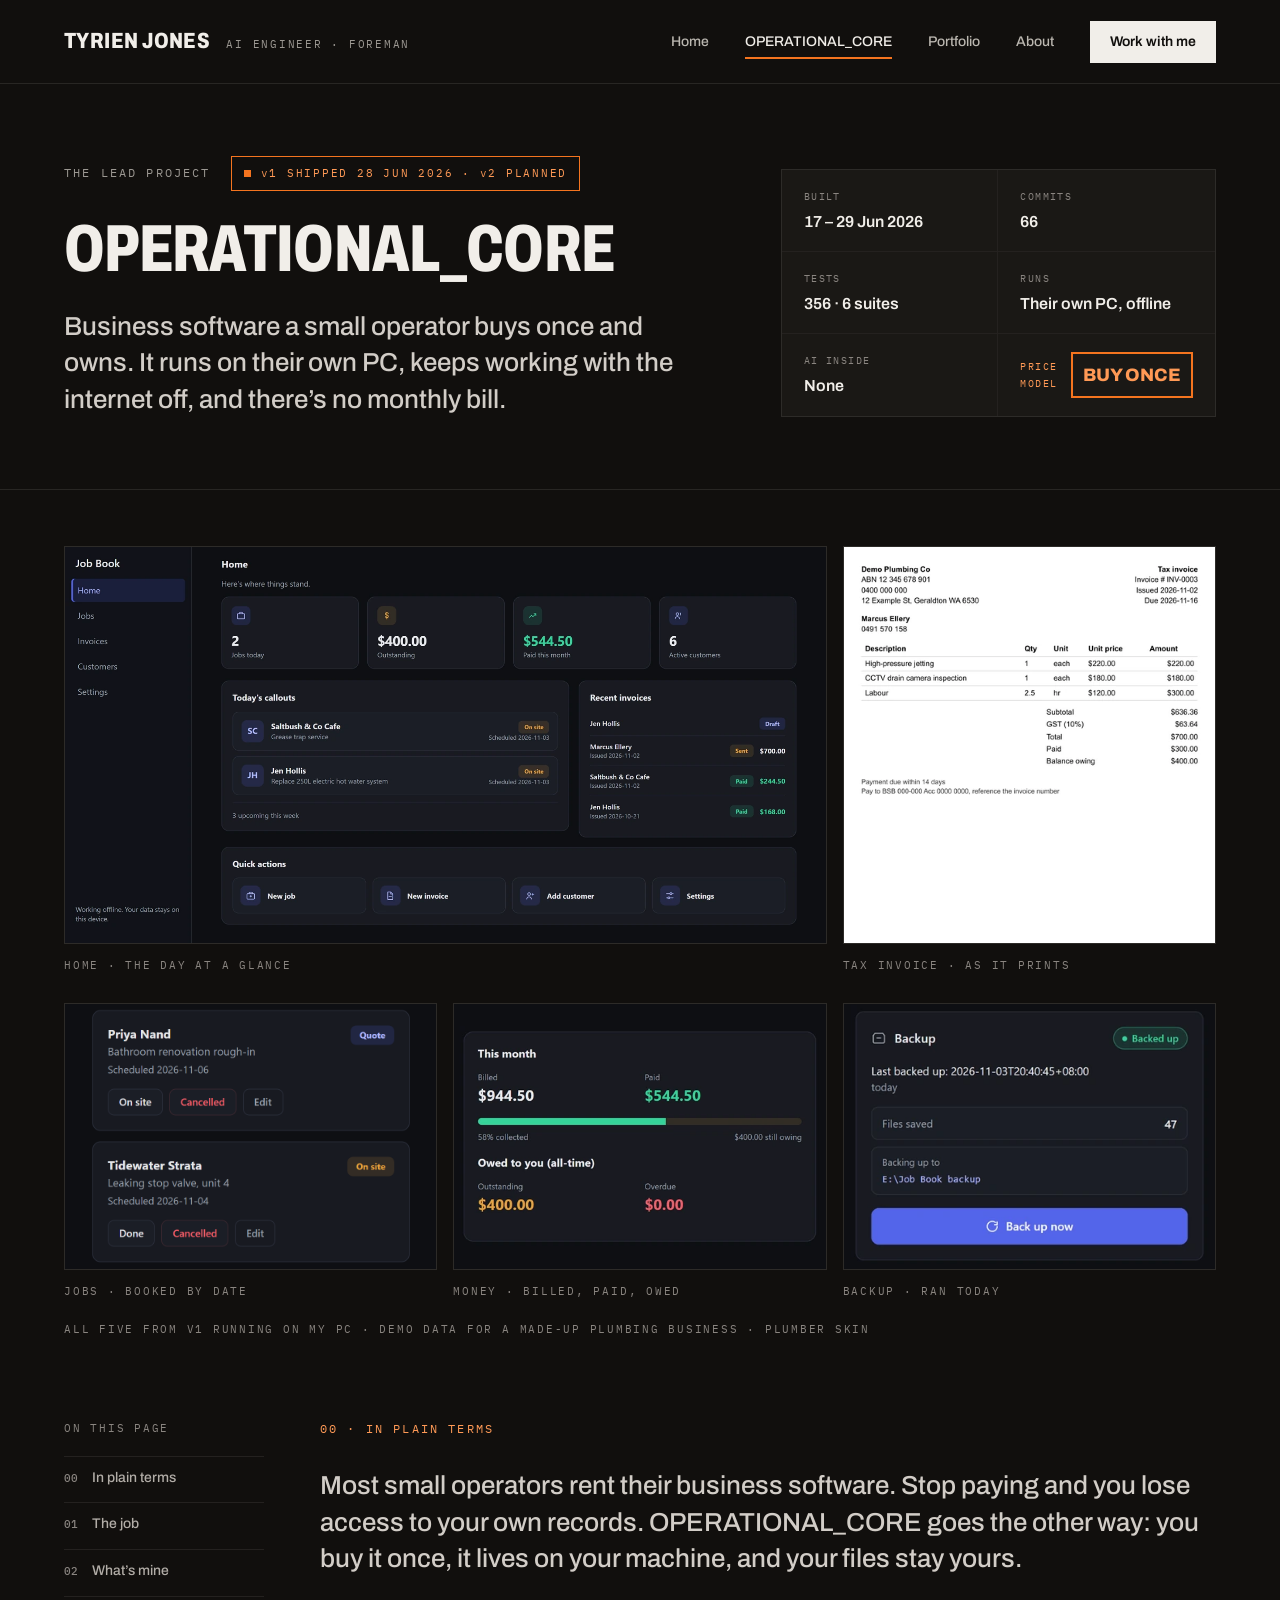
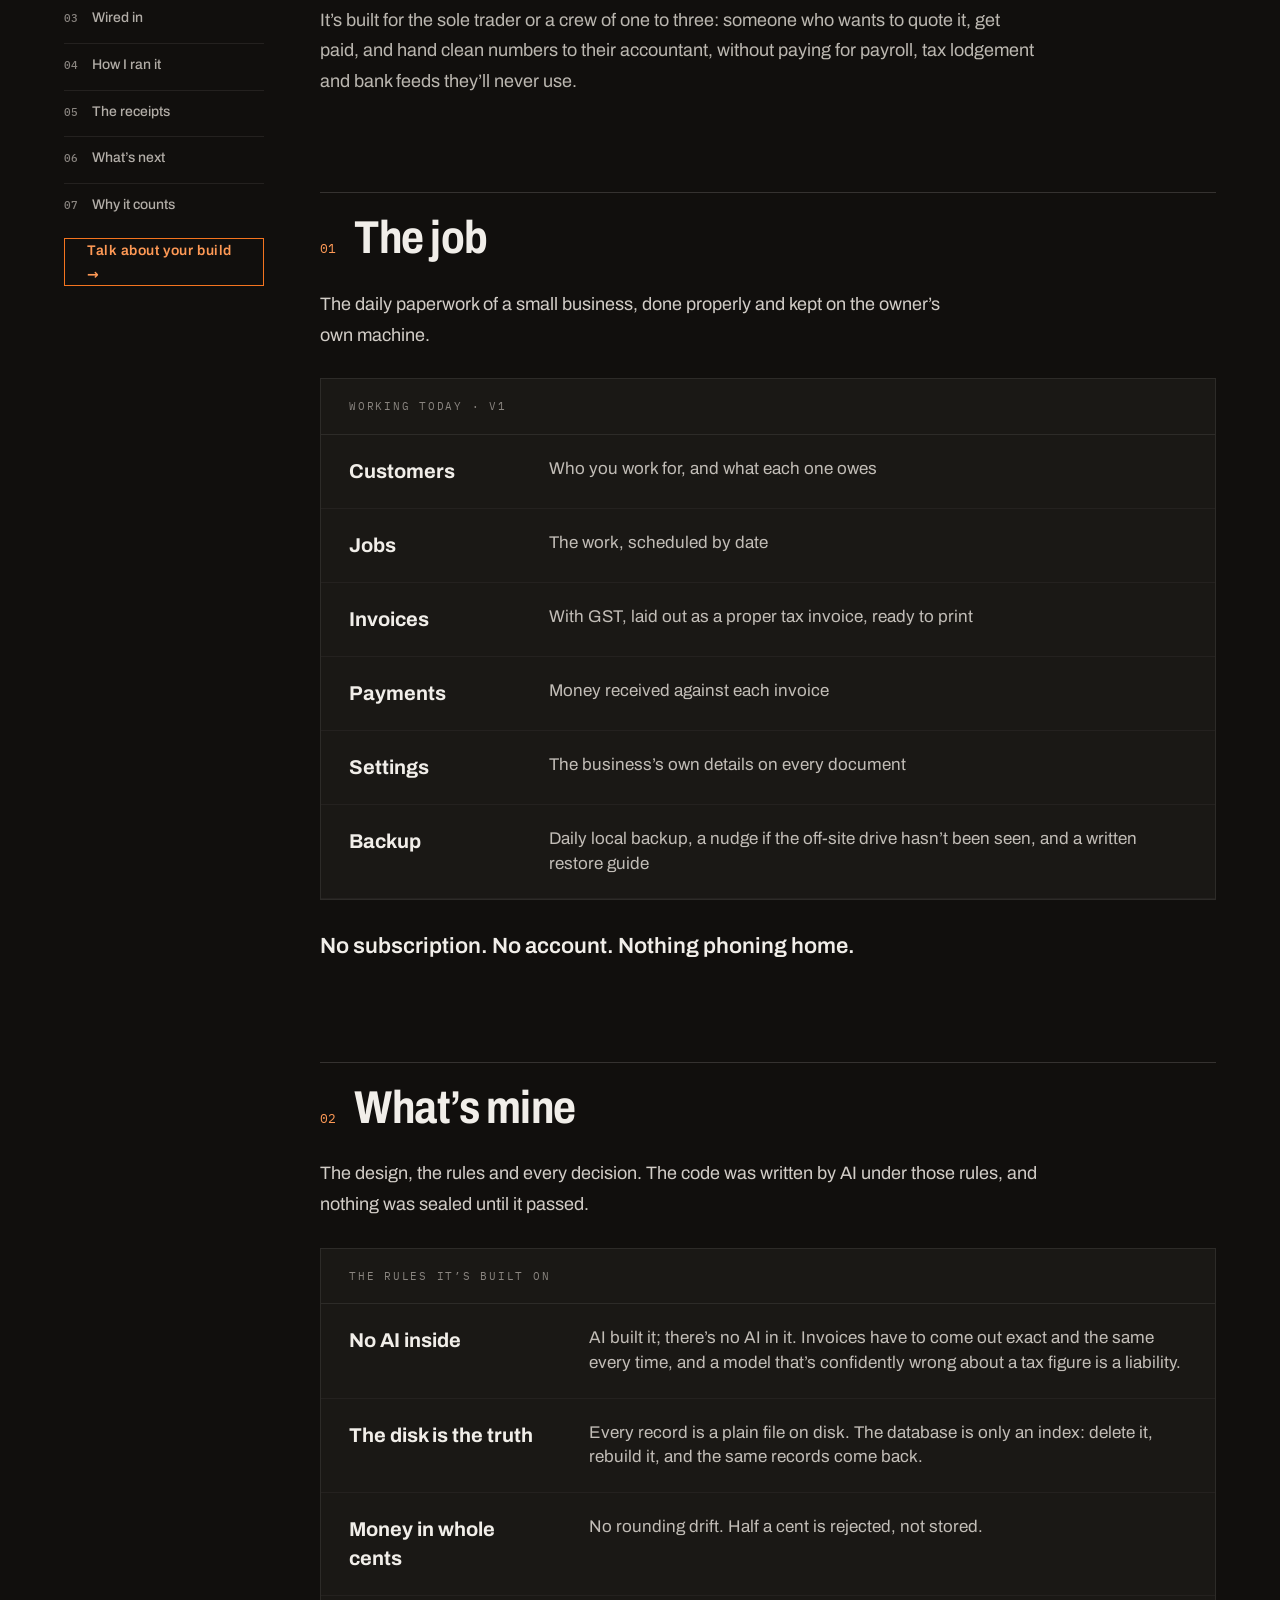
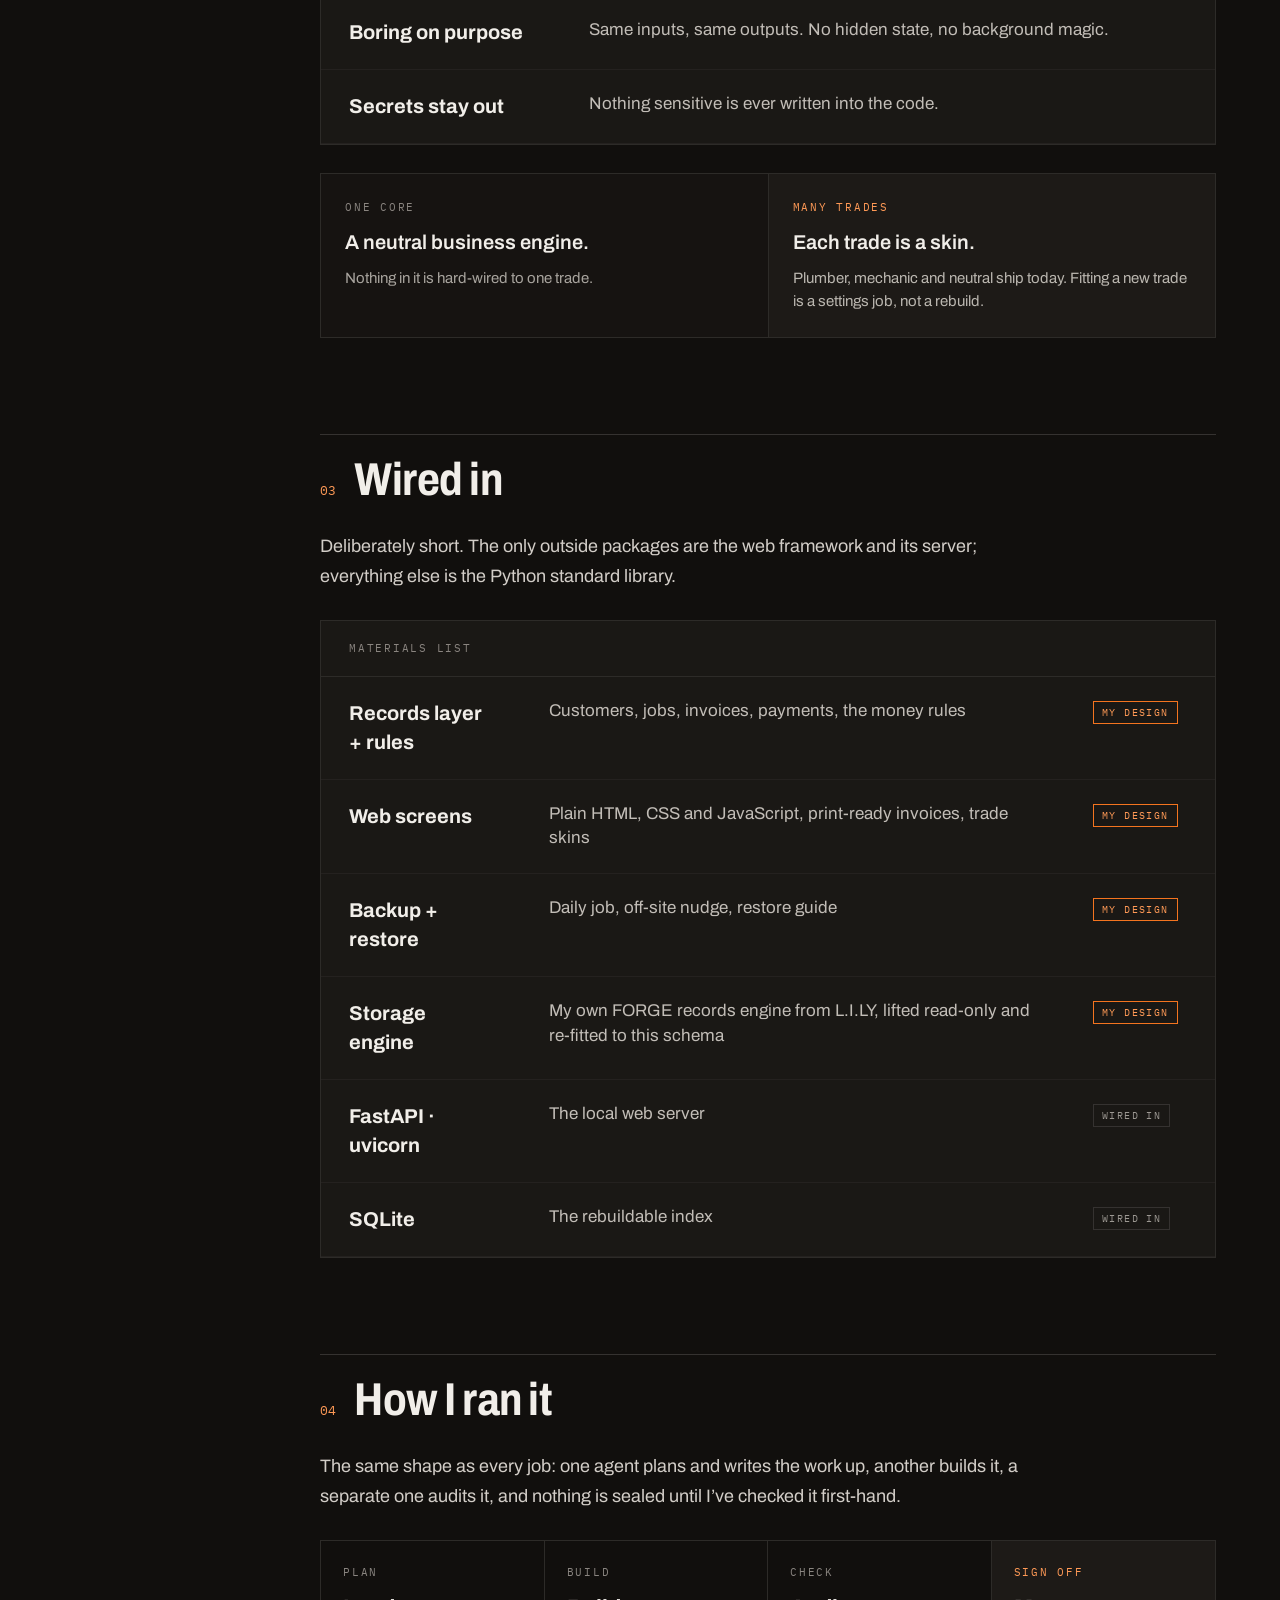
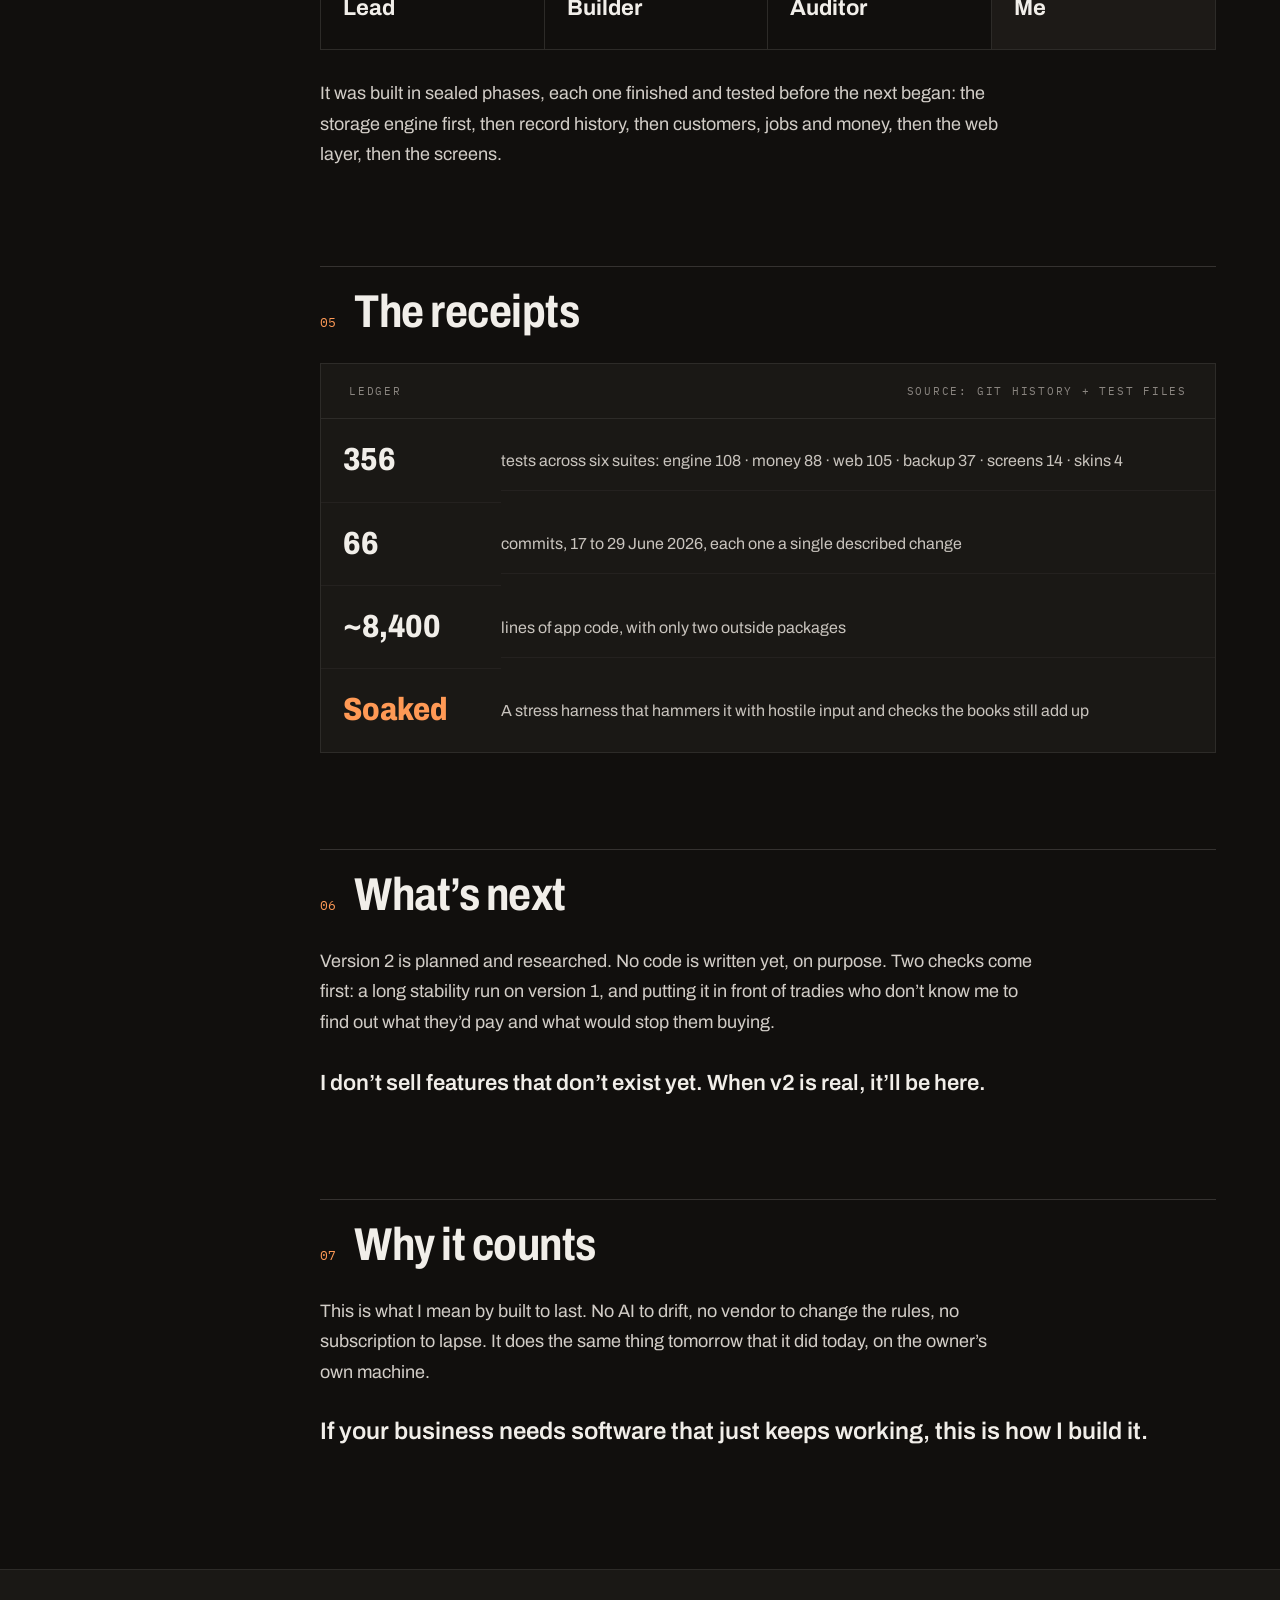
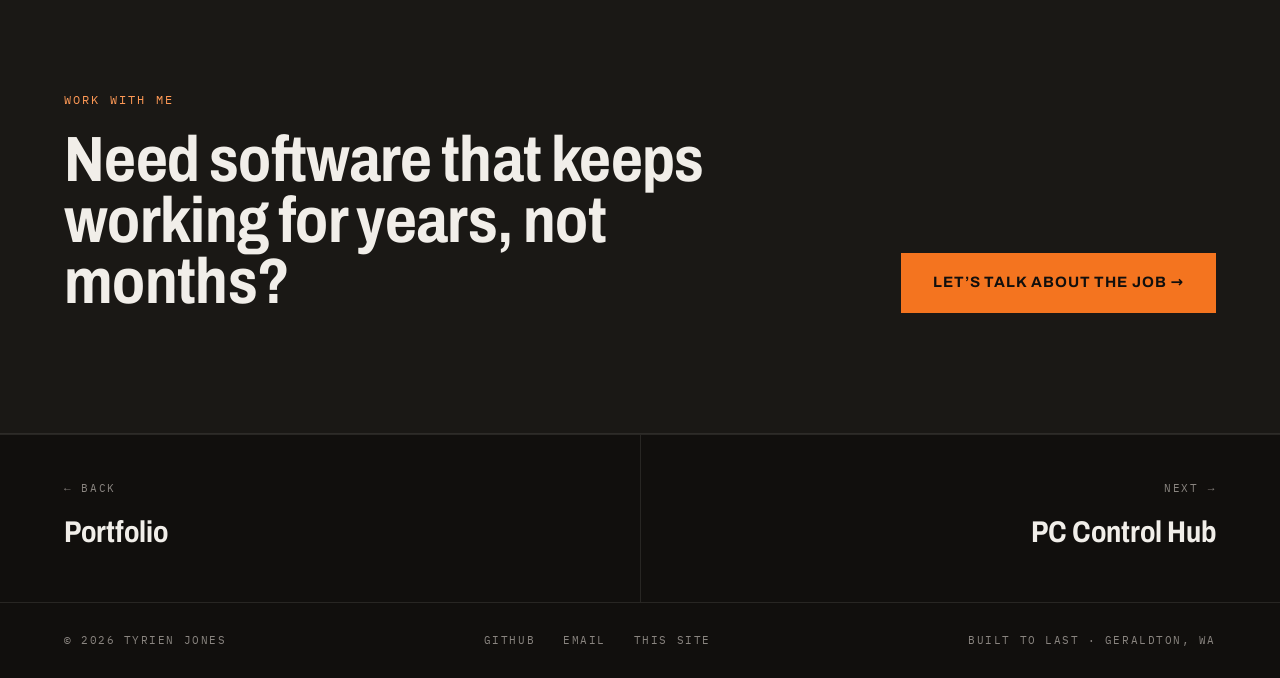
<file: site/operational-core.html>
<!DOCTYPE html>
<html lang="en">
<head>
<meta charset="utf-8">
<meta name="viewport" content="width=device-width, initial-scale=1">
<meta name="color-scheme" content="dark">
<title>OPERATIONAL_CORE — Tyrien Jones</title>
<meta name="description" content="OPERATIONAL_CORE: business software a small operator buys once and owns. Runs on their own PC, works offline, no monthly bill, no AI inside.">
<link rel="stylesheet" href="assets/css/site.css?v=9049bccd">
</head>
<body>

<header class="site-head">
  <a class="brand" href="index.html">
    <span class="brand-name">TYRIEN JONES</span>
    <span class="brand-sub">AI ENGINEER · FOREMAN</span>
  </a>
  <nav class="nav" aria-label="Primary">
    <a href="index.html">Home</a>
    <a href="operational-core.html" class="active" aria-current="page">OPERATIONAL_CORE</a>
    <a href="portfolio.html">Portfolio</a>
    <a href="about.html">About</a>
    <a href="work.html" class="btn-work">Work with me</a>
  </nav>
</header>

<section class="page-head" style="border-bottom:1px solid oklch(0.27 0.006 70)">
  <div style="display:flex;flex-direction:column;gap:28px;min-width:0">
    <div class="kicker">
      <span class="lbl lbl-lg">THE LEAD PROJECT</span>
      <span class="tag-status" style="text-transform:none">v1 SHIPPED 28 JUN 2026 · v2 PLANNED</span>
    </div>
    <h1 class="display" style="font-weight:800;font-stretch:72%;font-size:clamp(34px,5.2vw,80px);line-height:.92;letter-spacing:-.01em">OPERATIONAL<wbr>_CORE</h1>
    <p class="lede" style="max-width:680px">Business software a small operator buys once and owns. It runs on their own PC, keeps working with the internet off, and there&rsquo;s no monthly bill.</p>
  </div>
  <div class="spec-panel">
    <div><span class="k">BUILT</span><span class="v">17 – 29 Jun 2026</span></div>
    <div><span class="k">COMMITS</span><span class="v">66</span></div>
    <div><span class="k">TESTS</span><span class="v">356 · 6 suites</span></div>
    <div><span class="k">RUNS</span><span class="v">Their own PC, offline</span></div>
    <div style="border-bottom:none"><span class="k">AI INSIDE</span><span class="v">None</span></div>
    <div style="flex-direction:row;align-items:center;justify-content:space-between;gap:12px;border-bottom:none;color:oklch(0.78 0.15 52)"><span class="k" style="color:oklch(0.78 0.15 52)">PRICE MODEL</span><span style="padding:6px 10px;border:2px solid oklch(0.7 0.18 48);font-size:18px;font-weight:800;white-space:nowrap">BUY ONCE</span></div>
  </div>
</section>

<section class="sec" style="padding-top:56px;padding-bottom:0">
  <div class="shots">
    <figure class="shot s-wide">
      <img src="assets/img/oc-home-1440.webp" srcset="assets/img/oc-home-1440.webp 1440w, assets/img/oc-home-2880.webp 2880w" sizes="(min-width: 1440px) 960px, (min-width: 901px) 66vw, 100vw" width="1440" height="750" alt="OPERATIONAL_CORE's Home screen: 2 jobs today, $400.00 outstanding, $544.50 paid this month, today's callouts and the recent invoices.">
      <figcaption class="lbl">HOME · THE DAY AT A GLANCE</figcaption>
    </figure>
    <figure class="shot s-side">
      <div class="shot-paper"><img src="assets/img/oc-invoice-480.webp" srcset="assets/img/oc-invoice-480.webp 480w, assets/img/oc-invoice-960.webp 960w" sizes="(min-width: 1440px) 470px, (min-width: 901px) 33vw, (min-width: 641px) 50vw, 100vw" width="960" height="1067" alt="A printed tax invoice from OPERATIONAL_CORE: jetting, a drain camera inspection and 2.5 hours labour, subtotal $636.36, GST $63.64, total $700.00, $300.00 paid and $400.00 owing."></div>
      <figcaption class="lbl">TAX INVOICE · AS IT PRINTS</figcaption>
    </figure>
    <figure class="shot s-side">
      <div class="shot-tile"><img src="assets/img/oc-jobs-420.webp" srcset="assets/img/oc-jobs-420.webp 420w, assets/img/oc-jobs-840.webp 840w" sizes="(min-width: 1440px) 470px, (min-width: 901px) 33vw, (min-width: 641px) 50vw, 100vw" width="840" height="654" alt="Two job cards: a bathroom rough-in quoted for 6 November, and a leaking stop valve on site for 4 November, each with its next-step buttons."></div>
      <figcaption class="lbl">JOBS · BOOKED BY DATE</figcaption>
    </figure>
    <figure class="shot s-side">
      <div class="shot-tile"><img src="assets/img/oc-money-542.webp" srcset="assets/img/oc-money-542.webp 542w, assets/img/oc-money-1085.webp 1085w" sizes="(min-width: 1440px) 470px, (min-width: 901px) 33vw, (min-width: 641px) 50vw, 100vw" width="1085" height="644" alt="The money panel: $944.50 billed and $544.50 paid this month, 58% collected, $400.00 outstanding and nothing overdue."></div>
      <figcaption class="lbl">MONEY · BILLED, PAID, OWED</figcaption>
    </figure>
    <figure class="shot s-side">
      <div class="shot-tile"><img src="assets/img/oc-backup-448.webp" srcset="assets/img/oc-backup-448.webp 448w, assets/img/oc-backup-896.webp 896w" sizes="(min-width: 1440px) 470px, (min-width: 901px) 33vw, (min-width: 641px) 50vw, 100vw" width="896" height="631" alt="The Backup panel: backed up today, 47 files saved to a separate drive, with a Back up now button."></div>
      <figcaption class="lbl">BACKUP · RAN TODAY</figcaption>
    </figure>
  </div>
  <p class="lbl shots-note">All five from v1 running on my PC · demo data for a made-up plumbing business · plumber skin</p>
</section>

<section class="doc" style="padding-top:80px">
  <aside class="doc-index">
    <span class="lbl idx-ttl">ON THIS PAGE</span>
    <a href="#plain-terms" class="on"><span class="n">00</span>In plain terms</a>
    <a href="#the-job"><span class="n">01</span>The job</a>
    <a href="#whats-mine"><span class="n">02</span>What&rsquo;s mine</a>
    <a href="#wired-in"><span class="n">03</span>Wired in</a>
    <a href="#how-i-ran-it"><span class="n">04</span>How I ran it</a>
    <a href="#receipts"><span class="n">05</span>The receipts</a>
    <a href="#next"><span class="n">06</span>What&rsquo;s next</a>
    <a href="#why-it-counts"><span class="n">07</span>Why it counts</a>
    <a class="btn btn-accent" href="work.html">Talk about your build →</a>
  </aside>

  <div class="doc-main">

    <div class="doc-sec" id="plain-terms" style="scroll-margin-top:24px">
      <span class="lbl lbl-lg" style="color:oklch(0.78 0.15 52)">00 · IN PLAIN TERMS</span>
      <p class="lede">Most small operators rent their business software. Stop paying and you lose access to your own records. OPERATIONAL_CORE goes the other way: you buy it once, it lives on your machine, and your files stay yours.</p>
      <p style="color:oklch(0.78 0.01 75)">It&rsquo;s built for the sole trader or a crew of one to three: someone who wants to quote it, get paid, and hand clean numbers to their accountant, without paying for payroll, tax lodgement and bank feeds they&rsquo;ll never use.</p>
    </div>

    <div class="doc-sec" id="the-job" style="scroll-margin-top:24px">
      <header><span class="n">01</span><h2>The job</h2></header>
      <p>The daily paperwork of a small business, done properly and kept on the owner&rsquo;s own machine.</p>
      <div class="panel">
        <div class="panel-bar"><span class="lbl">WORKING TODAY · v1</span></div>
        <div class="sheet" style="grid-template-columns:200px minmax(0,1fr)">
          <div class="s-name">Customers</div><div class="s-desc row-end">Who you work for, and what each one owes</div>
          <div class="s-name">Jobs</div><div class="s-desc row-end">The work, scheduled by date</div>
          <div class="s-name">Invoices</div><div class="s-desc row-end">With GST, laid out as a proper tax invoice, ready to print</div>
          <div class="s-name">Payments</div><div class="s-desc row-end">Money received against each invoice</div>
          <div class="s-name">Settings</div><div class="s-desc row-end">The business&rsquo;s own details on every document</div>
          <div class="s-name">Backup</div><div class="s-desc">Daily local backup, a nudge if the off-site drive hasn&rsquo;t been seen, and a written restore guide</div>
        </div>
      </div>
      <p style="font-size:22px;font-weight:600;color:oklch(0.95 0.008 80)">No subscription. No account. Nothing phoning home.</p>
    </div>

    <div class="doc-sec" id="whats-mine" style="scroll-margin-top:24px">
      <header><span class="n">02</span><h2>What&rsquo;s mine</h2></header>
      <p>The design, the rules and every decision. The code was written by AI under those rules, and nothing was sealed until it passed.</p>
      <div class="panel">
        <div class="panel-bar"><span class="lbl">THE RULES IT&rsquo;S BUILT ON</span></div>
        <div class="sheet" style="grid-template-columns:240px minmax(0,1fr)">
          <div class="s-name">No AI inside</div><div class="s-desc row-end">AI built it; there&rsquo;s no AI in it. Invoices have to come out exact and the same every time, and a model that&rsquo;s confidently wrong about a tax figure is a liability.</div>
          <div class="s-name">The disk is the truth</div><div class="s-desc row-end">Every record is a plain file on disk. The database is only an index: delete it, rebuild it, and the same records come back.</div>
          <div class="s-name">Money in whole cents</div><div class="s-desc row-end">No rounding drift. Half a cent is rejected, not stored.</div>
          <div class="s-name">Boring on purpose</div><div class="s-desc row-end">Same inputs, same outputs. No hidden state, no background magic.</div>
          <div class="s-name">Secrets stay out</div><div class="s-desc">Nothing sensitive is ever written into the code.</div>
        </div>
      </div>
      <div style="display:grid;grid-template-columns:repeat(2,minmax(0,1fr));gap:1px;background:oklch(0.29 0.006 70);border:1px solid oklch(0.29 0.006 70)">
        <div style="display:flex;flex-direction:column;gap:12px;padding:24px;background:oklch(0.19 0.006 70)">
          <span class="lbl">ONE CORE</span>
          <span style="font-size:20px;font-weight:600;line-height:1.3">A neutral business engine.</span>
          <span style="font-size:15px;line-height:1.55;color:oklch(0.72 0.01 75)">Nothing in it is hard-wired to one trade.</span>
        </div>
        <div style="display:flex;flex-direction:column;gap:12px;padding:24px;background:oklch(0.22 0.008 60)">
          <span class="lbl" style="color:oklch(0.78 0.15 52)">MANY TRADES</span>
          <span style="font-size:20px;font-weight:600;line-height:1.3">Each trade is a skin.</span>
          <span style="font-size:15px;line-height:1.55;color:oklch(0.78 0.01 75)">Plumber, mechanic and neutral ship today. Fitting a new trade is a settings job, not a rebuild.</span>
        </div>
      </div>
    </div>

    <div class="doc-sec" id="wired-in" style="scroll-margin-top:24px">
      <header><span class="n">03</span><h2>Wired in</h2></header>
      <p>Deliberately short. The only outside packages are the web framework and its server; everything else is the Python standard library.</p>
      <div class="panel">
        <div class="panel-bar"><span class="lbl">MATERIALS LIST</span></div>
        <div class="sheet" style="grid-template-columns:200px minmax(0,1fr) 150px">
          <div class="s-name">Records layer + rules</div><div class="s-desc">Customers, jobs, invoices, payments, the money rules</div><div class="row-end"><span class="tag-own">MY DESIGN</span></div>
          <div class="s-name">Web screens</div><div class="s-desc">Plain HTML, CSS and JavaScript, print-ready invoices, trade skins</div><div class="row-end"><span class="tag-own">MY DESIGN</span></div>
          <div class="s-name">Backup + restore</div><div class="s-desc">Daily job, off-site nudge, restore guide</div><div class="row-end"><span class="tag-own">MY DESIGN</span></div>
          <div class="s-name">Storage engine</div><div class="s-desc">My own FORGE records engine from L.I.LY, lifted read-only and re-fitted to this schema</div><div class="row-end"><span class="tag-own">MY DESIGN</span></div>
          <div class="s-name">FastAPI · uvicorn</div><div class="s-desc">The local web server</div><div class="row-end"><span class="tag-wired">WIRED IN</span></div>
          <div class="s-name">SQLite</div><div class="s-desc">The rebuildable index</div><div><span class="tag-wired">WIRED IN</span></div>
        </div>
      </div>
    </div>

    <div class="doc-sec" id="how-i-ran-it" style="scroll-margin-top:24px">
      <header><span class="n">04</span><h2>How I ran it</h2></header>
      <p>The same shape as every job: one agent plans and writes the work up, another builds it, a separate one audits it, and nothing is sealed until I&rsquo;ve checked it first-hand.</p>
      <div class="two-sm" style="display:grid;grid-template-columns:repeat(4,minmax(0,1fr));border:1px solid oklch(0.29 0.006 70)">
        <div style="padding:22px;display:flex;flex-direction:column;gap:8px;border-right:1px solid oklch(0.29 0.006 70)"><span class="lbl">PLAN</span><span style="font-size:22px;font-weight:700">Lead</span></div>
        <div style="padding:22px;display:flex;flex-direction:column;gap:8px;border-right:1px solid oklch(0.29 0.006 70)"><span class="lbl">BUILD</span><span style="font-size:22px;font-weight:700">Builder</span></div>
        <div style="padding:22px;display:flex;flex-direction:column;gap:8px;border-right:1px solid oklch(0.29 0.006 70)"><span class="lbl">CHECK</span><span style="font-size:22px;font-weight:700">Auditor</span></div>
        <div style="padding:22px;display:flex;flex-direction:column;gap:8px;background:oklch(0.22 0.008 60)"><span class="lbl" style="color:oklch(0.78 0.15 52)">SIGN OFF</span><span style="font-size:22px;font-weight:700">Me</span></div>
      </div>
      <p>It was built in sealed phases, each one finished and tested before the next began: the storage engine first, then record history, then customers, jobs and money, then the web layer, then the screens.</p>
    </div>

    <div class="doc-sec" id="receipts" style="scroll-margin-top:24px">
      <header><span class="n">05</span><h2>The receipts</h2></header>
      <div class="panel">
        <div class="panel-bar"><span class="lbl">LEDGER</span><span class="lbl">SOURCE: GIT HISTORY + TEST FILES</span></div>
        <div style="display:grid;grid-template-columns:180px minmax(0,1fr);font-size:16px;line-height:1.45">
          <span style="padding:18px 22px;font-weight:800;font-stretch:85%;font-size:32px;border-bottom:1px solid oklch(0.25 0.006 70)">356</span><span style="padding:18px 22px 18px 0;align-self:center;color:oklch(0.82 0.01 75);border-bottom:1px solid oklch(0.25 0.006 70)">tests across six suites: engine 108 · money 88 · web 105 · backup 37 · screens 14 · skins 4</span>
          <span style="padding:18px 22px;font-weight:800;font-stretch:85%;font-size:32px;border-bottom:1px solid oklch(0.25 0.006 70)">66</span><span style="padding:18px 22px 18px 0;align-self:center;color:oklch(0.82 0.01 75);border-bottom:1px solid oklch(0.25 0.006 70)">commits, 17 to 29 June 2026, each one a single described change</span>
          <span style="padding:18px 22px;font-weight:800;font-stretch:85%;font-size:32px;border-bottom:1px solid oklch(0.25 0.006 70)">~8,400</span><span style="padding:18px 22px 18px 0;align-self:center;color:oklch(0.82 0.01 75);border-bottom:1px solid oklch(0.25 0.006 70)">lines of app code, with only two outside packages</span>
          <span style="padding:18px 22px;font-weight:800;font-stretch:85%;font-size:32px;color:oklch(0.78 0.15 52)">Soaked</span><span style="padding:18px 22px 18px 0;align-self:center;color:oklch(0.82 0.01 75)">A stress harness that hammers it with hostile input and checks the books still add up</span>
        </div>
      </div>
    </div>

    <div class="doc-sec" id="next" style="scroll-margin-top:24px">
      <header><span class="n">06</span><h2>What&rsquo;s next</h2></header>
      <p>Version 2 is planned and researched. No code is written yet, on purpose. Two checks come first: a long stability run on version 1, and putting it in front of tradies who don&rsquo;t know me to find out what they&rsquo;d pay and what would stop them buying.</p>
      <p style="font-size:22px;font-weight:600;color:oklch(0.95 0.008 80)">I don&rsquo;t sell features that don&rsquo;t exist yet. When v2 is real, it&rsquo;ll be here.</p>
    </div>

    <div class="doc-sec" id="why-it-counts" style="scroll-margin-top:24px">
      <header><span class="n">07</span><h2>Why it counts</h2></header>
      <p>This is what I mean by built to last. No AI to drift, no vendor to change the rules, no subscription to lapse. It does the same thing tomorrow that it did today, on the owner&rsquo;s own machine.</p>
      <p style="font-size:24px;line-height:1.4;font-weight:600;color:oklch(0.95 0.008 80)">If your business needs software that just keeps working, this is how I build it.</p>
    </div>

  </div>
</section>

<section class="cta in-panel">
  <div class="cta-copy">
    <span class="lbl lbl-lg">WORK WITH ME</span>
    <span class="cta-q">Need software that keeps working for years, not months?</span>
  </div>
  <a class="btn btn-accent" href="work.html">LET&rsquo;S TALK ABOUT THE JOB →</a>
</section>

<nav class="pn">
  <a href="portfolio.html"><span class="lbl">← BACK</span><b>Portfolio</b></a>
  <a href="portfolio.html#pc-control-hub"><span class="lbl">NEXT →</span><b>PC Control Hub</b></a>
</nav>

<footer class="site-foot">
  <span>© 2026 TYRIEN JONES</span>
  <span class="links">
    <a href="https://github.com/tyrienjones-tech">GITHUB</a>
    <!--email_off--><a href="mailto:tyrienjones.tech@gmail.com">EMAIL</a><!--/email_off-->
    <a href="this-site.html">THIS SITE</a>
  </span>
  <span>BUILT TO LAST · GERALDTON, WA</span>
</footer>

</body>
</html>
</file>
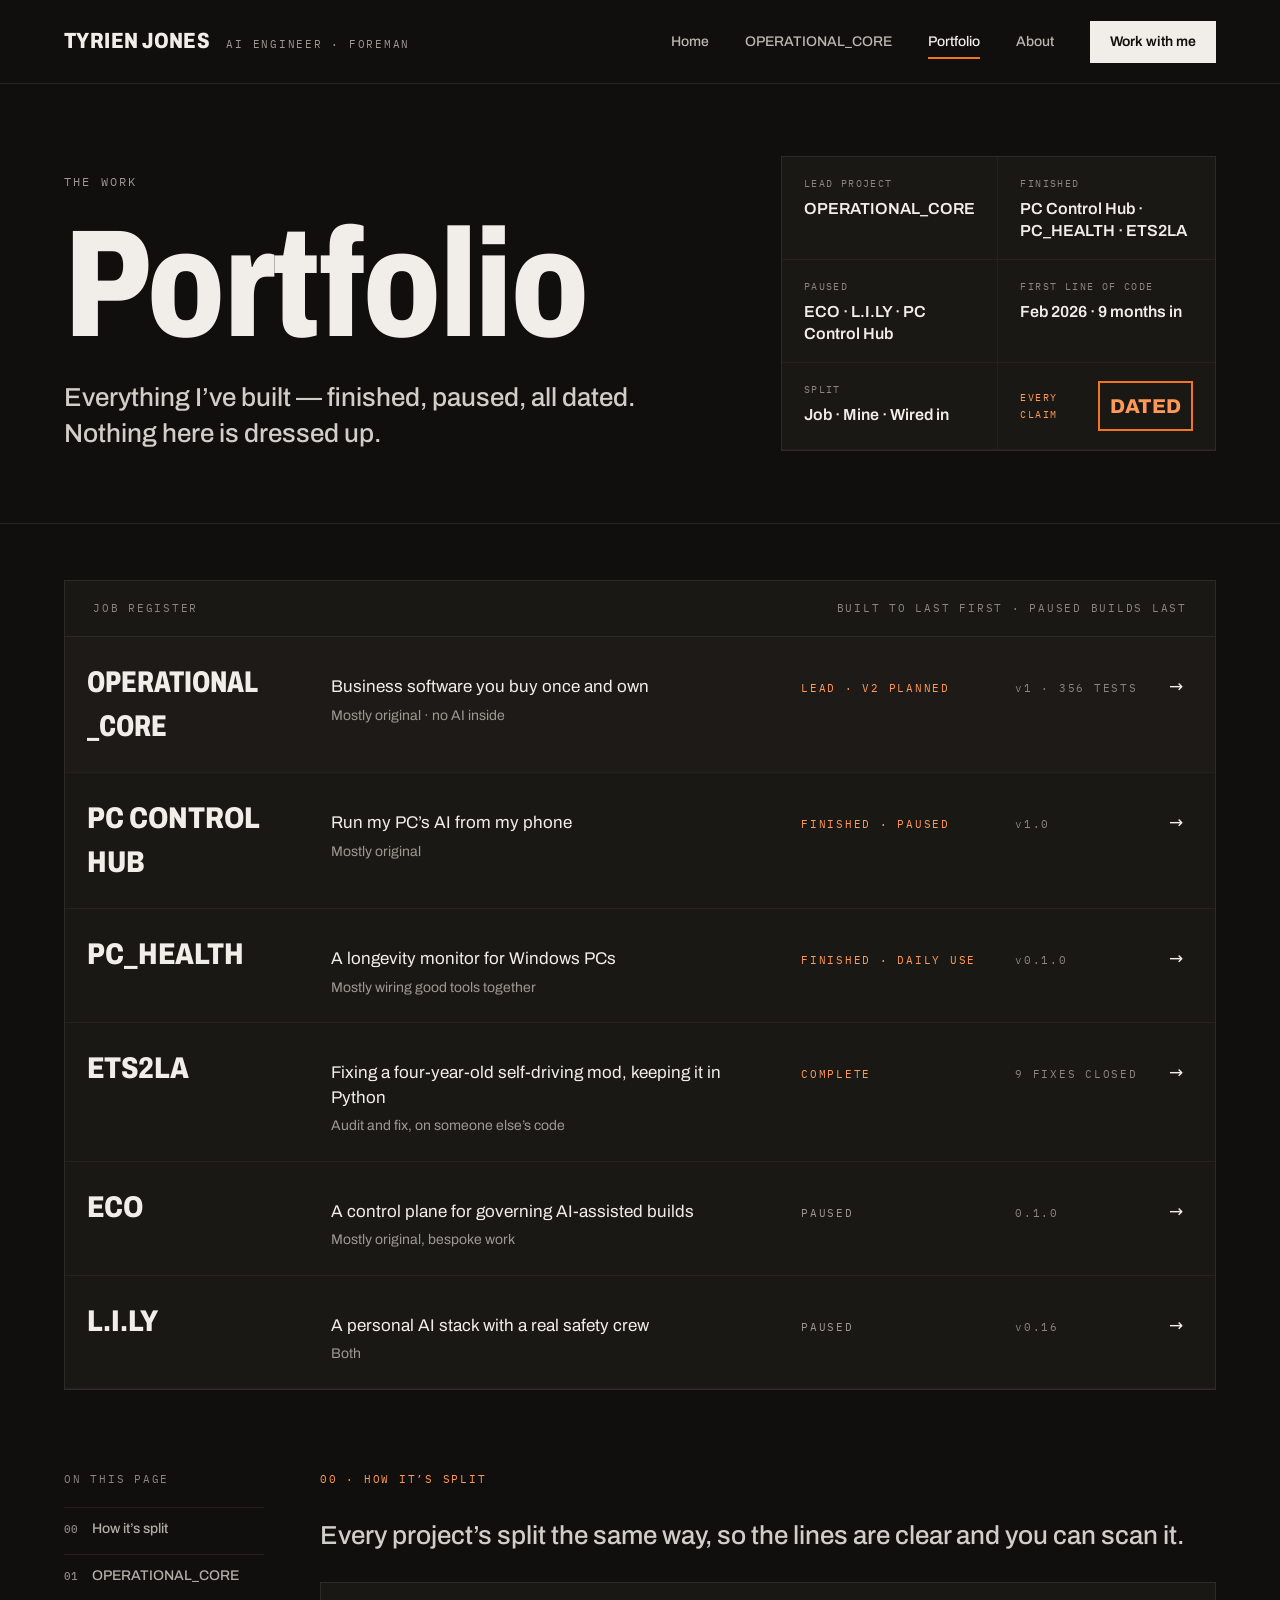
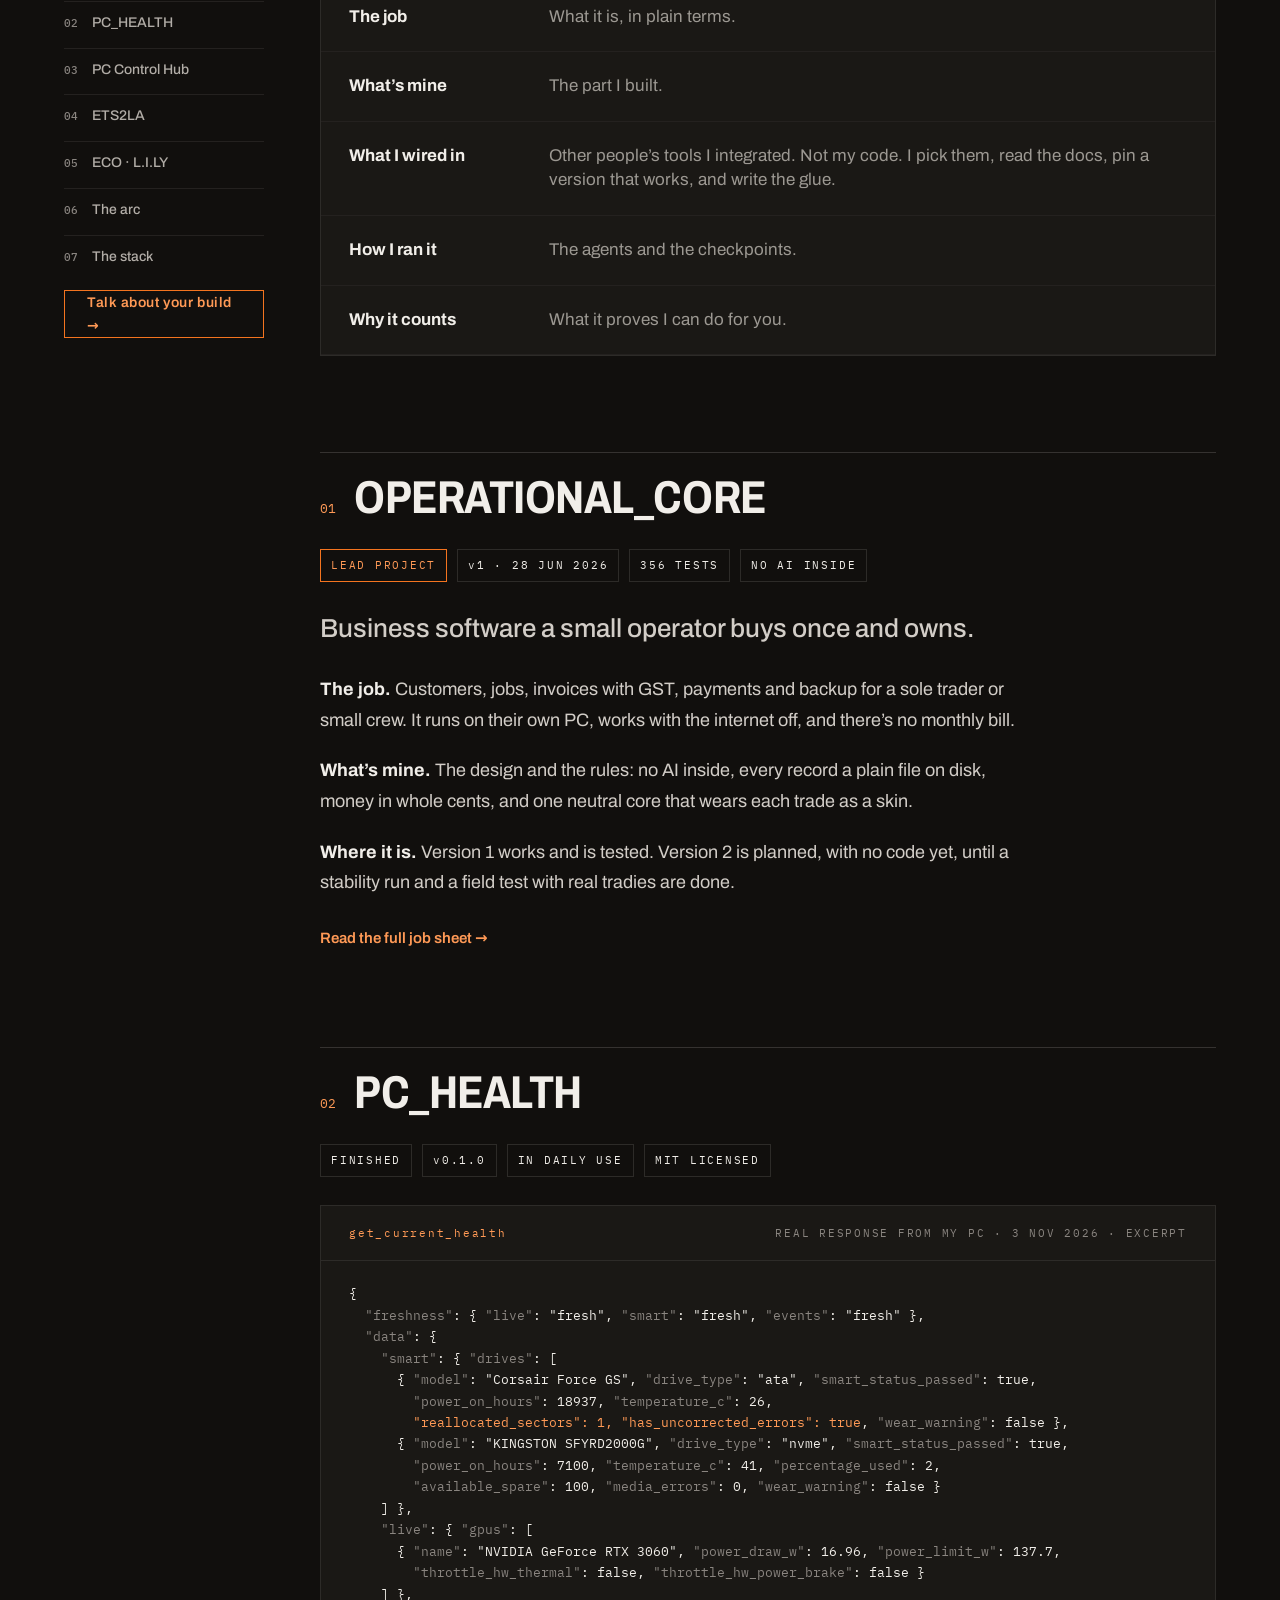
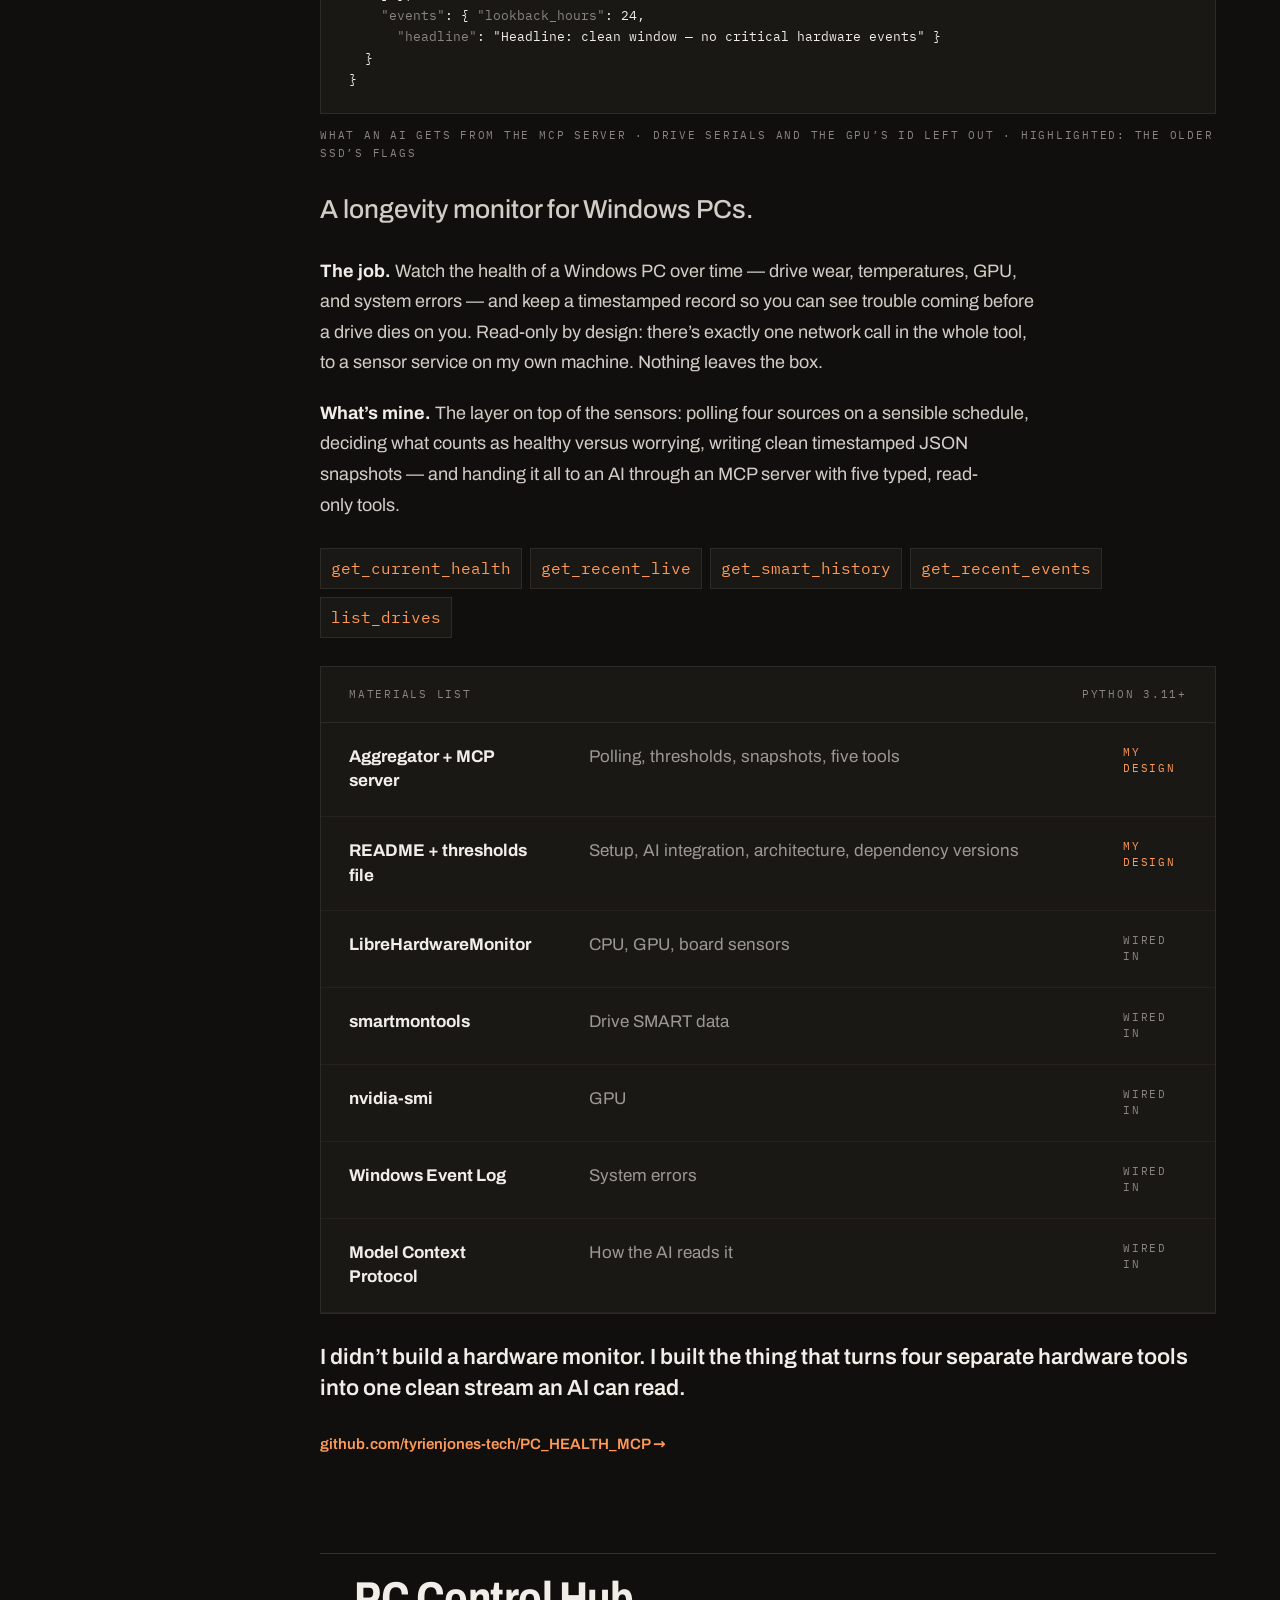
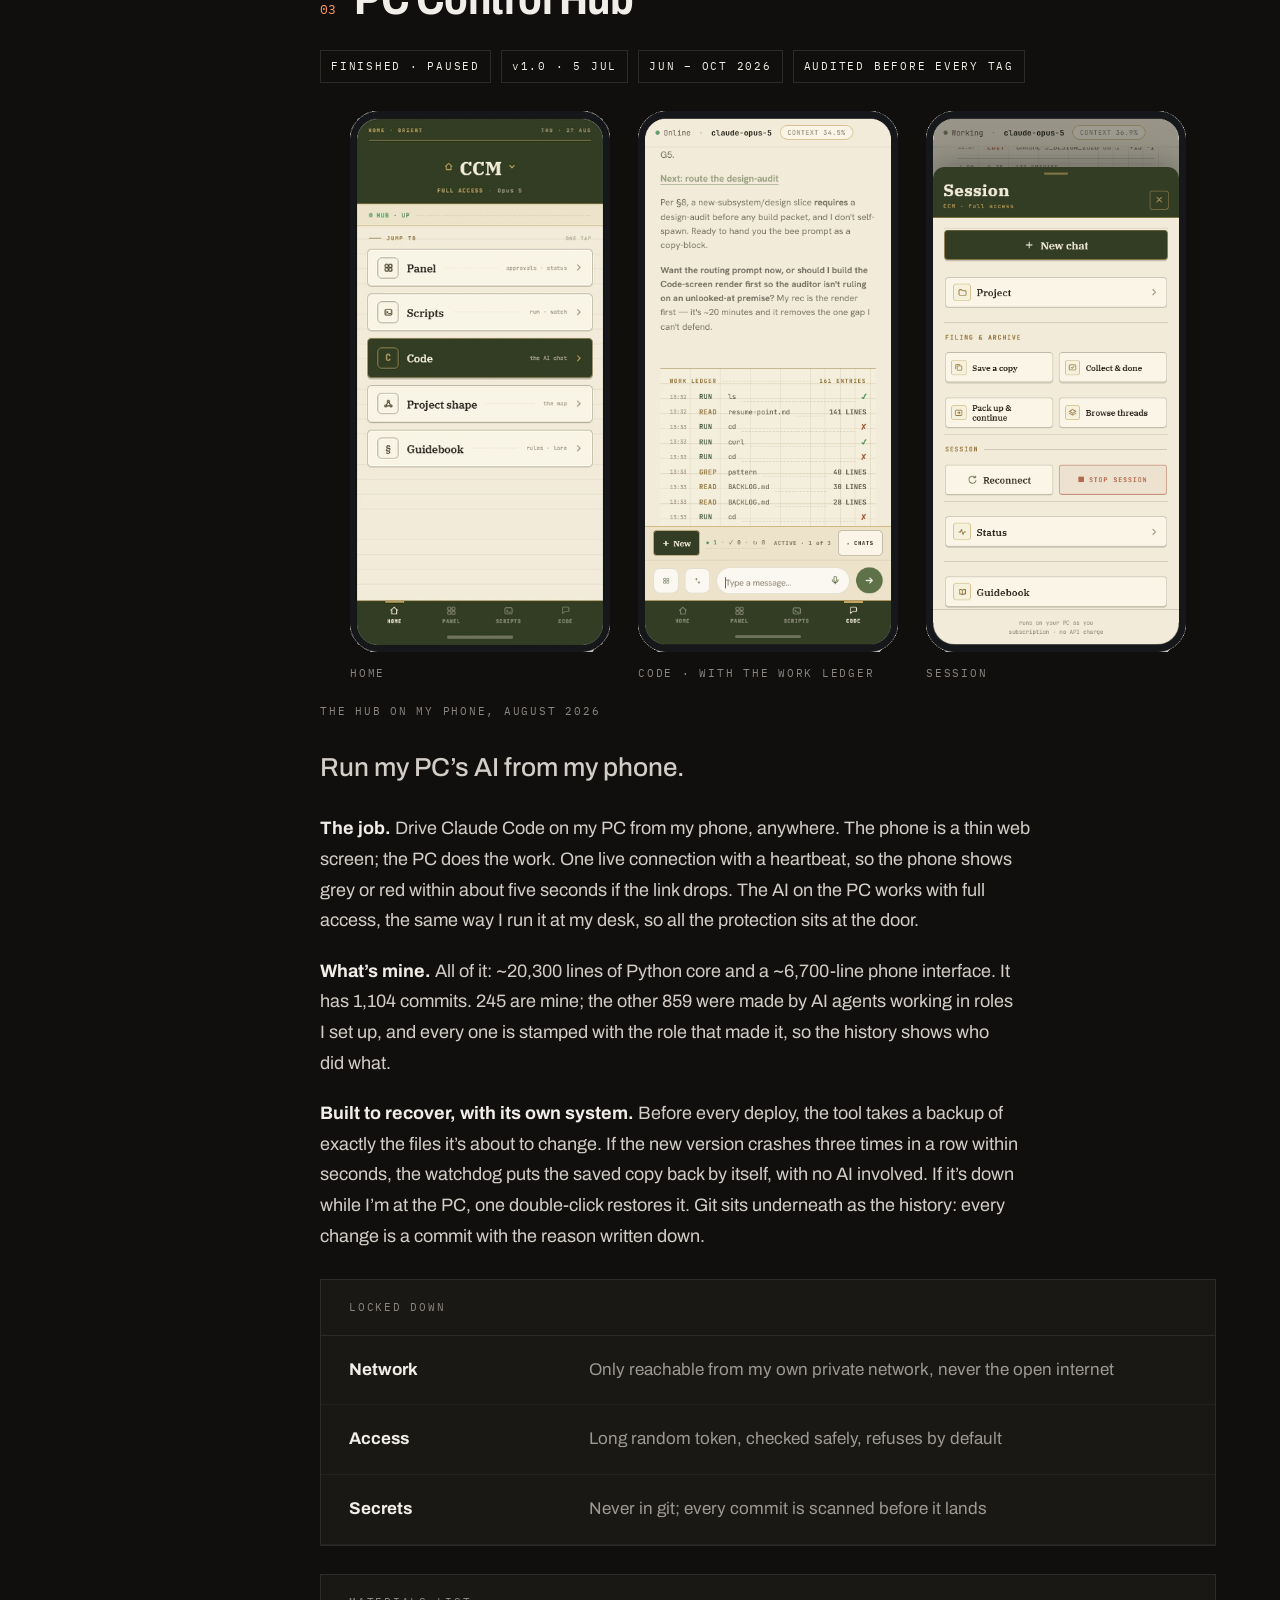
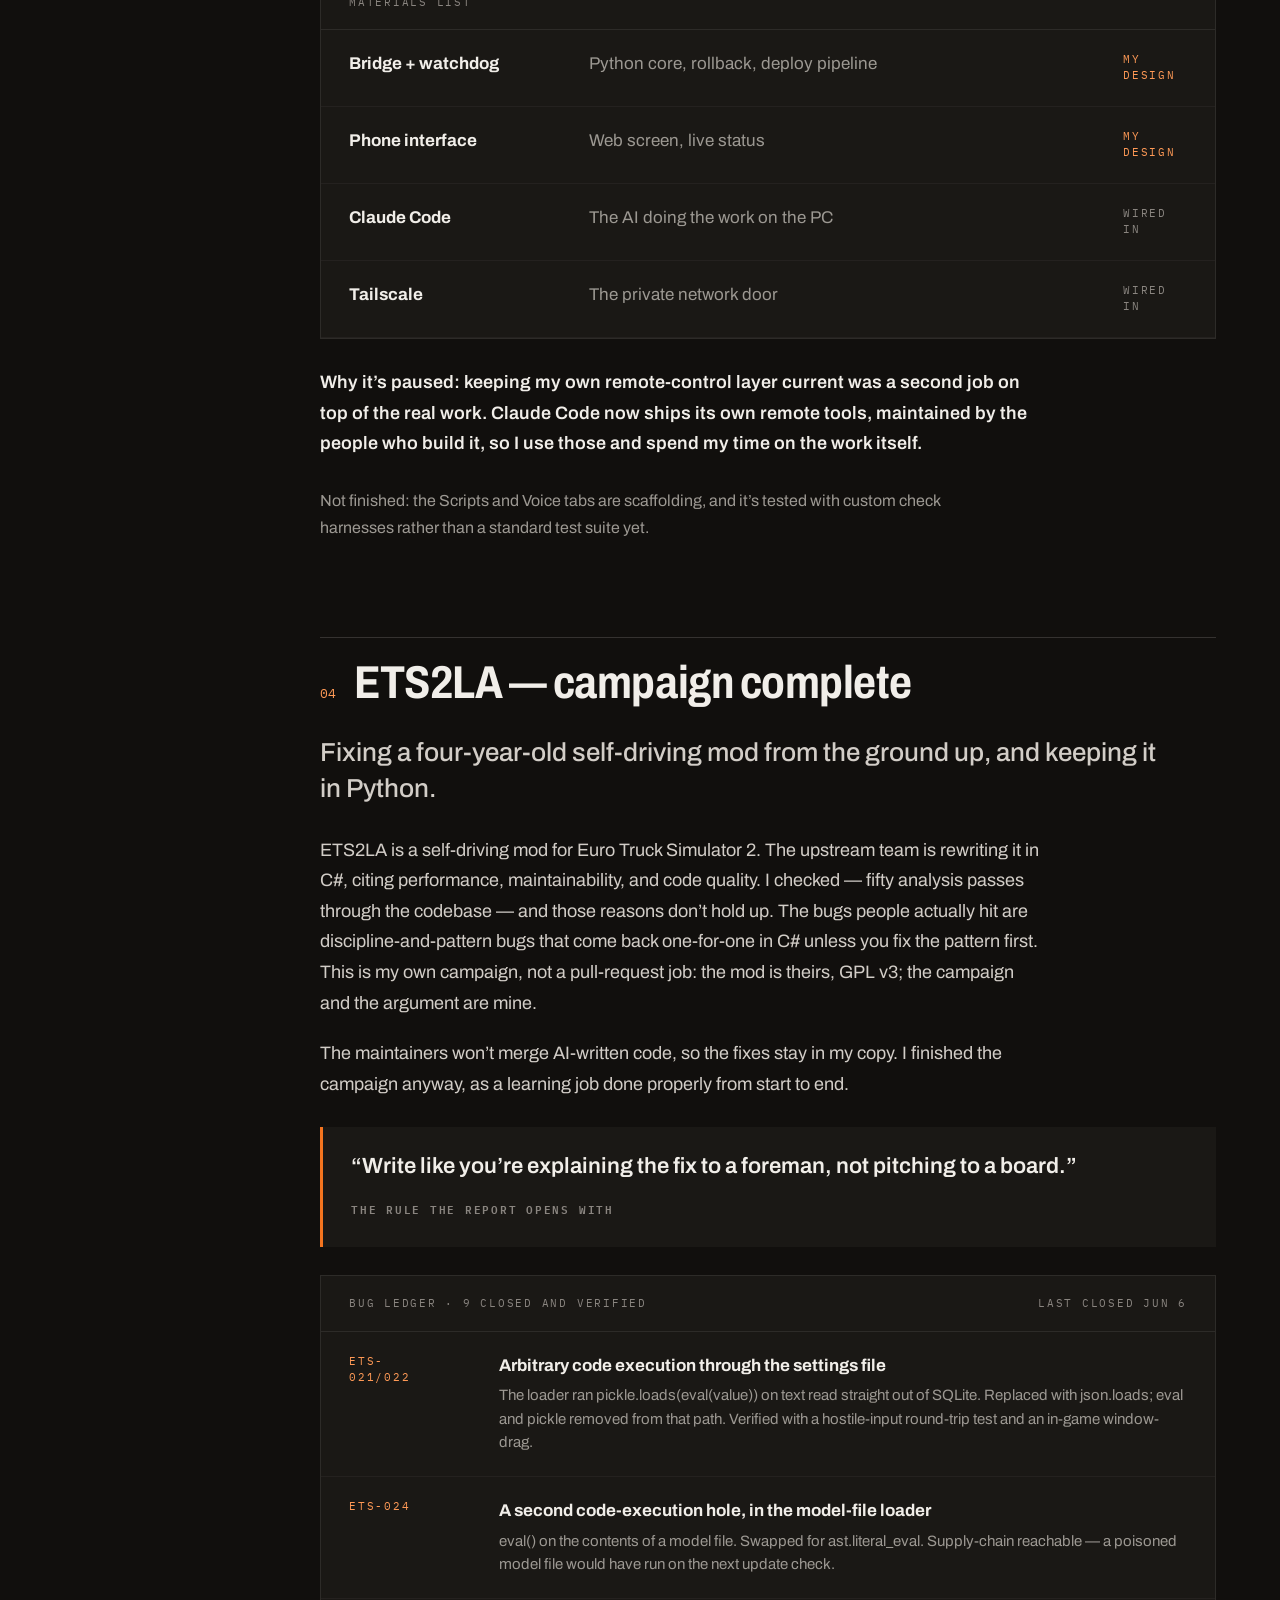
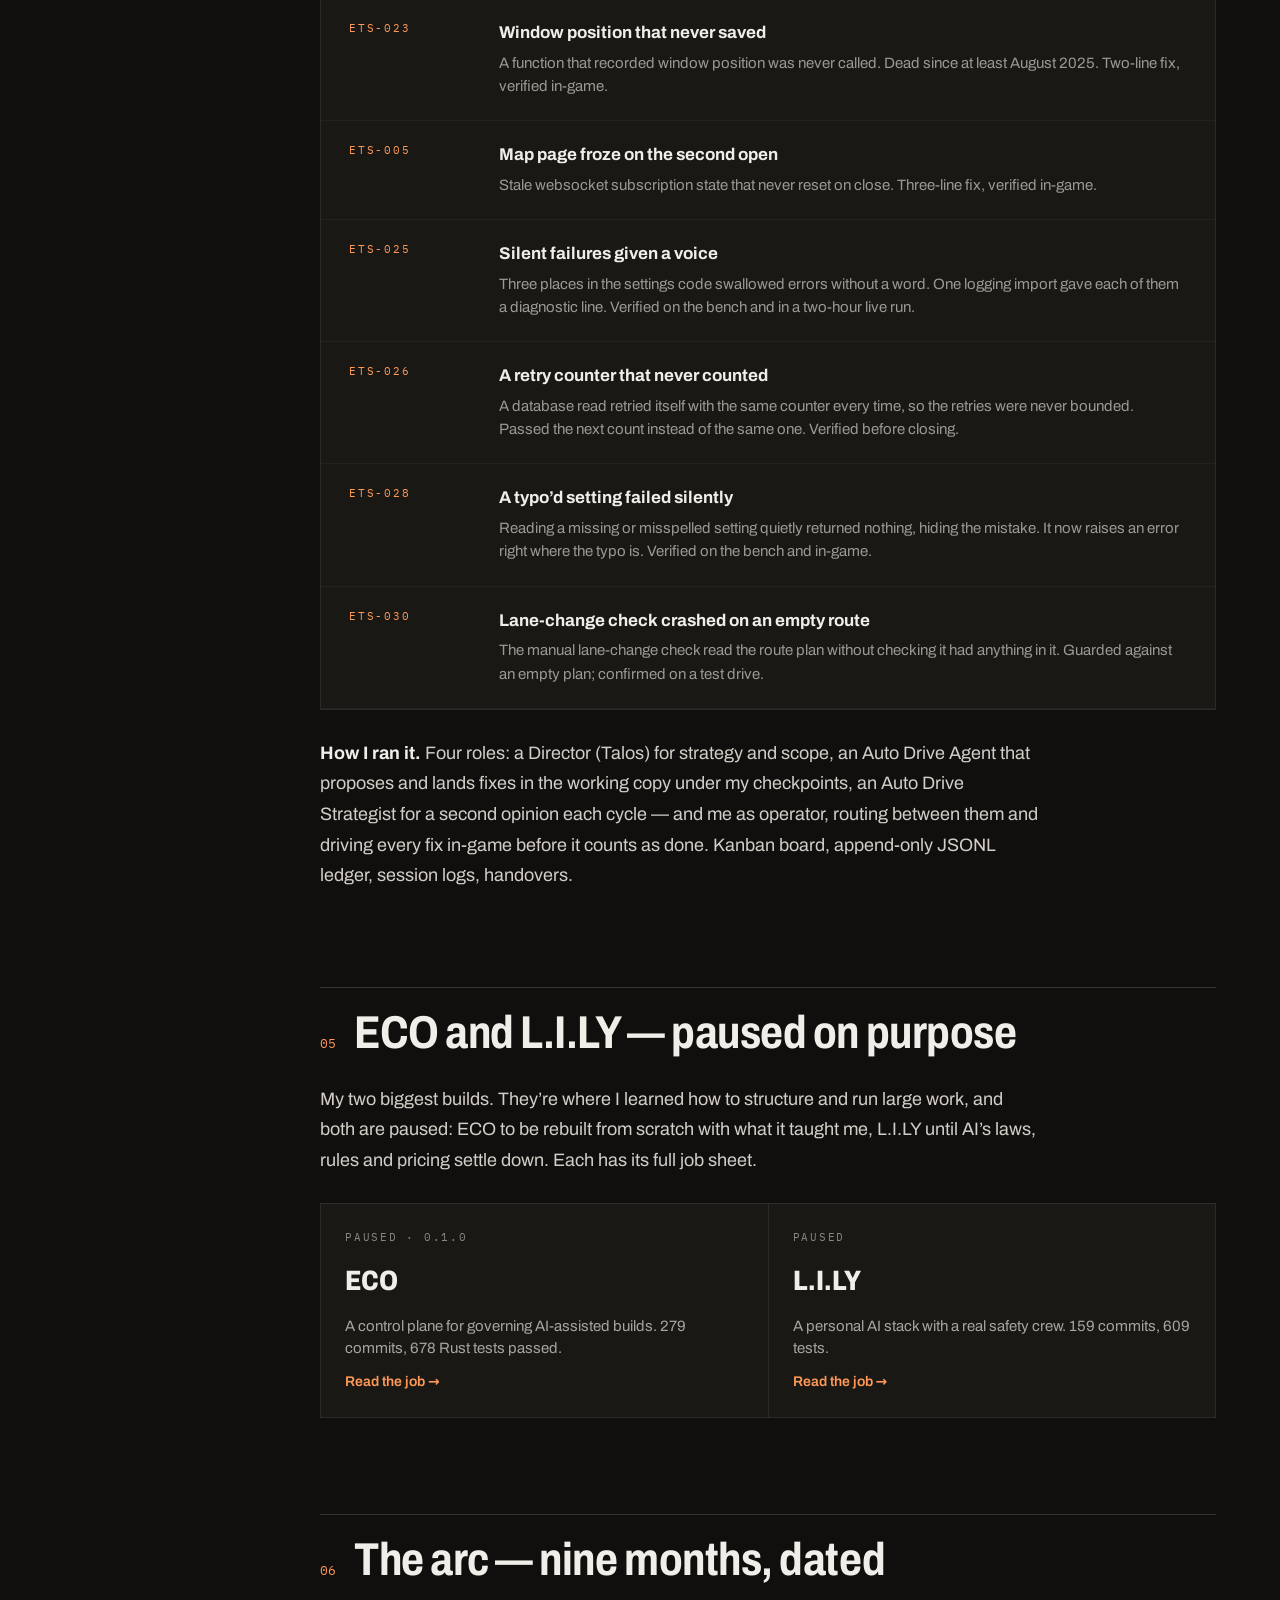
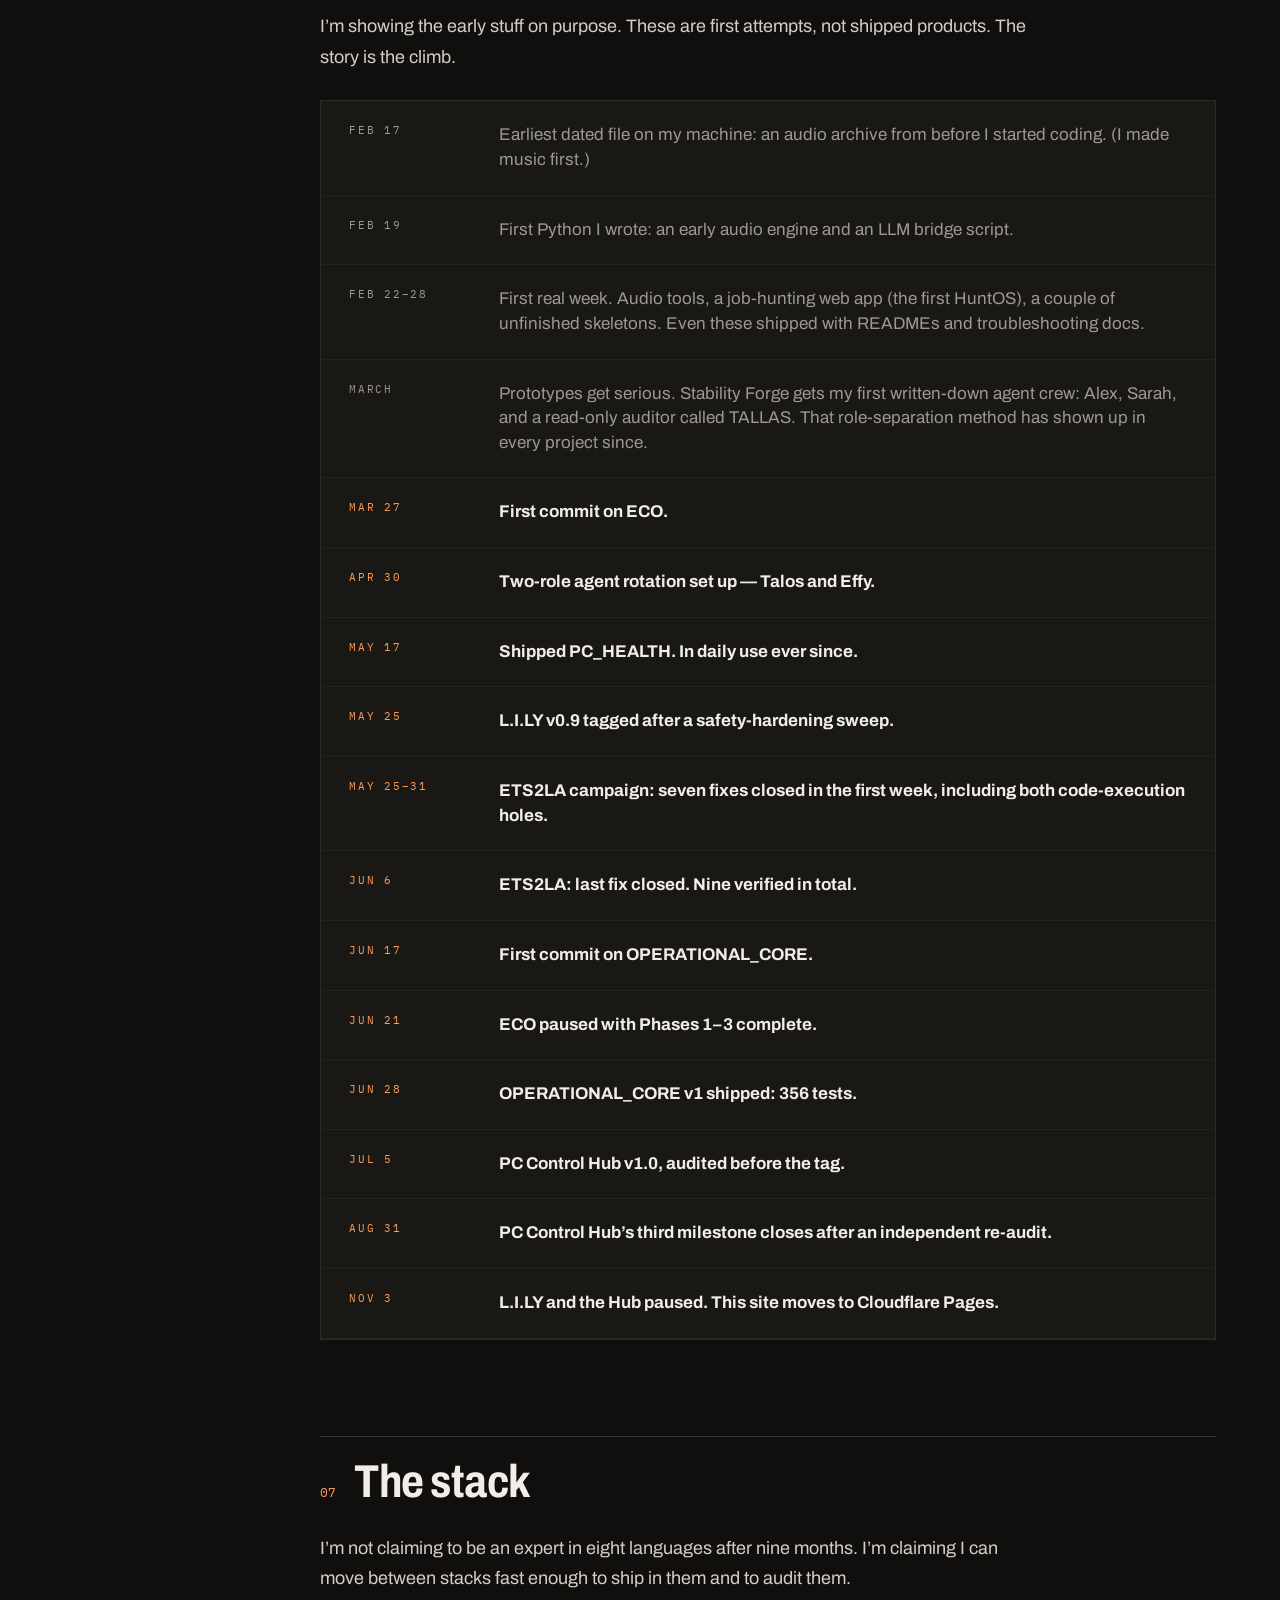
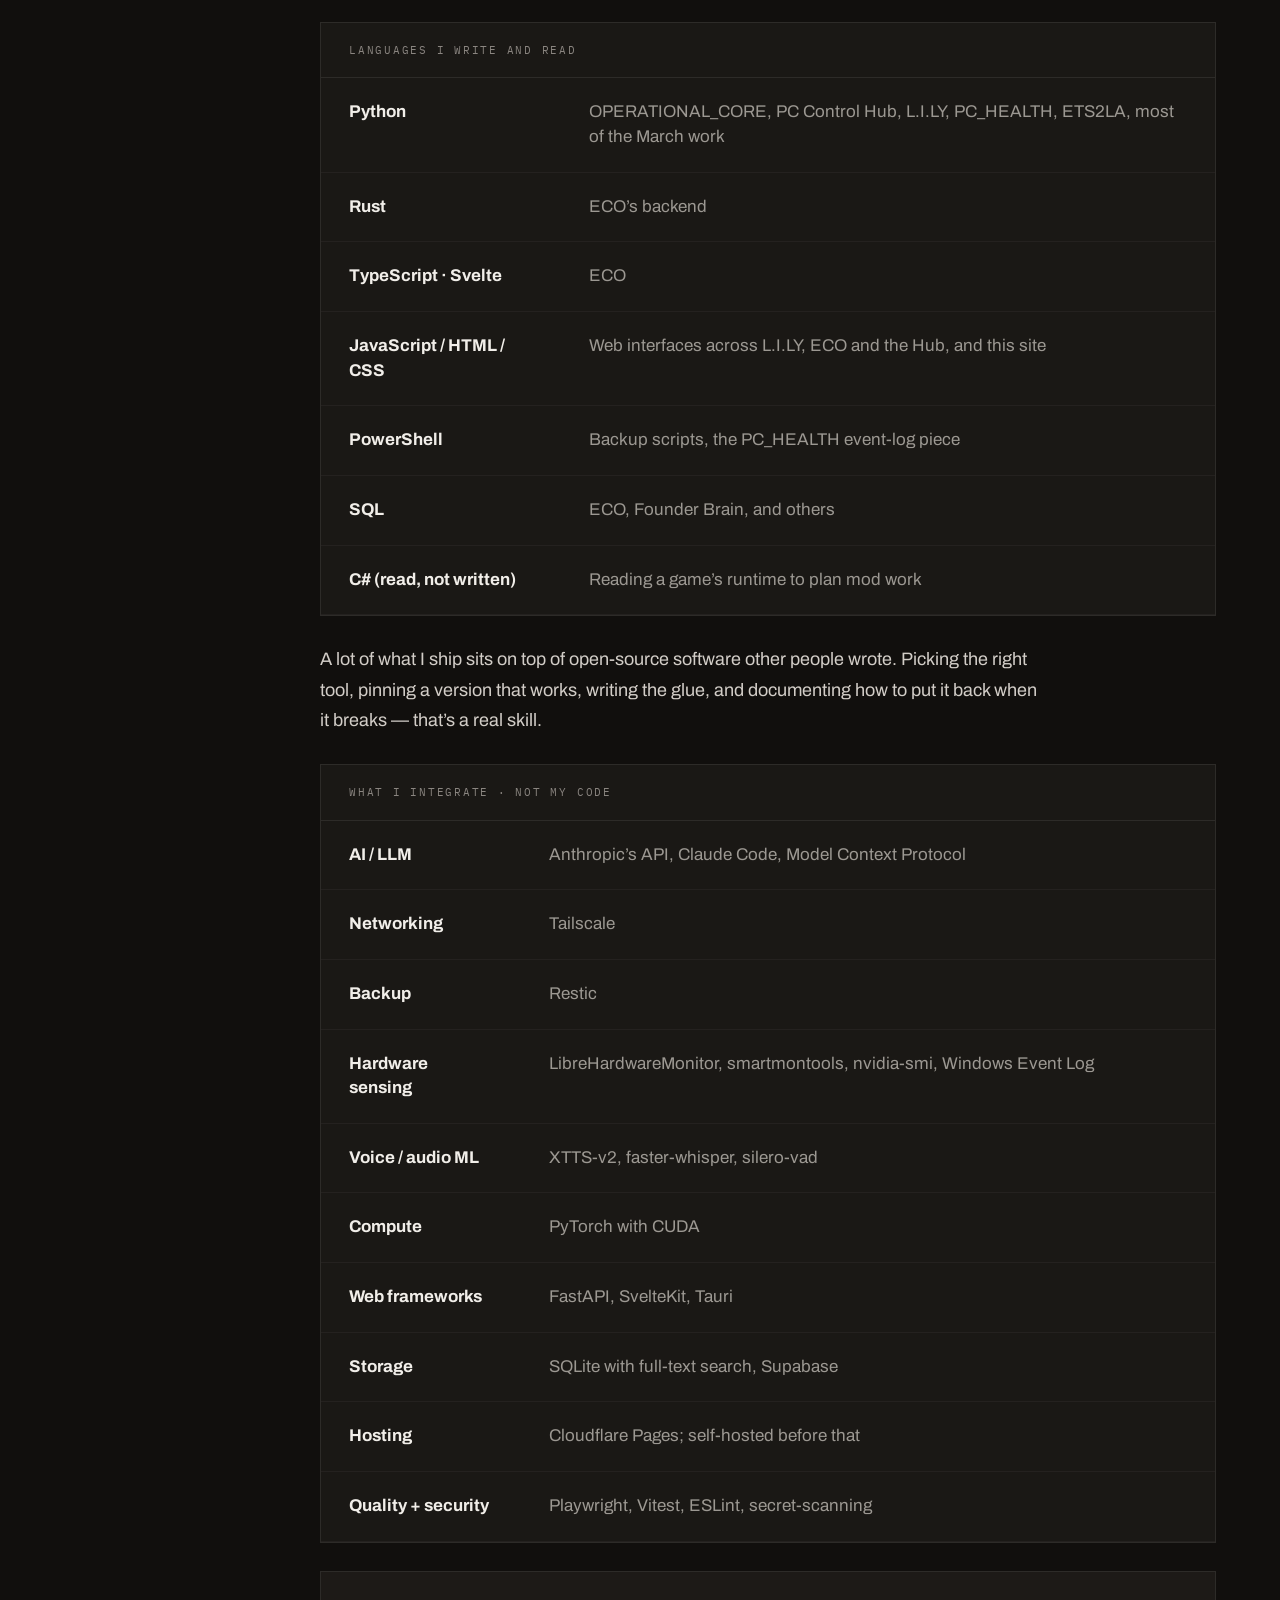
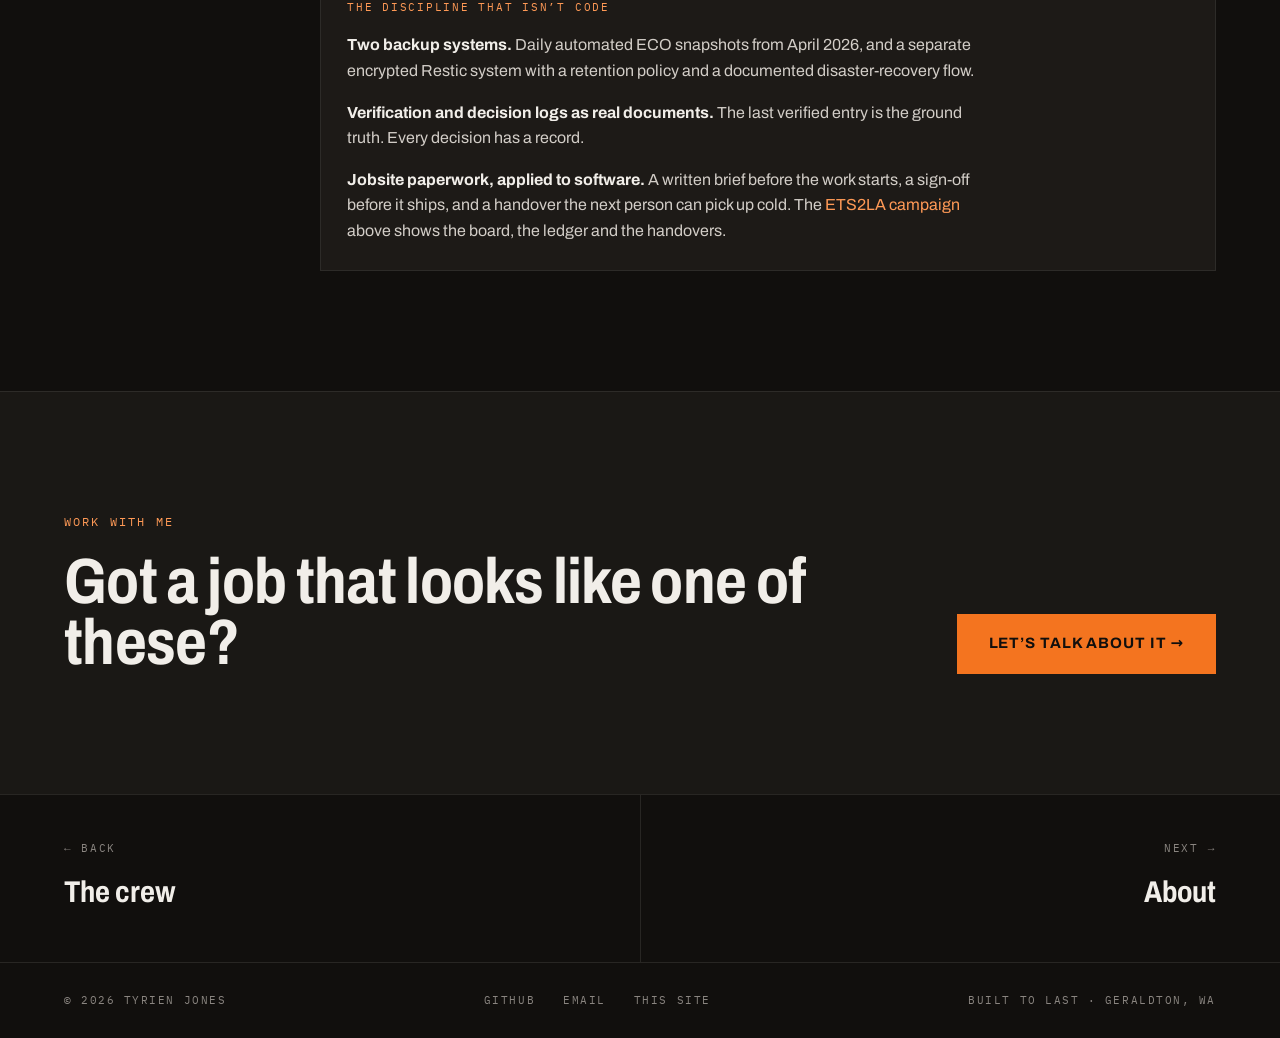
<file: site/portfolio.html>
<!DOCTYPE html>
<html lang="en">
<head>
<meta charset="utf-8">
<meta name="viewport" content="width=device-width, initial-scale=1">
<meta name="color-scheme" content="dark">
<title>Portfolio — Tyrien Jones</title>
<meta name="description" content="Everything I’ve built — finished, paused, all dated. Nothing here is dressed up.">
<link rel="stylesheet" href="assets/css/site.css?v=9049bccd">
</head>
<body>

<header class="site-head">
  <a class="brand" href="index.html">
    <span class="brand-name">TYRIEN JONES</span>
    <span class="brand-sub">AI ENGINEER · FOREMAN</span>
  </a>
  <nav class="nav" aria-label="Primary">
    <a href="index.html">Home</a>
    <a href="operational-core.html">OPERATIONAL_CORE</a>
    <a href="portfolio.html" class="active" aria-current="page">Portfolio</a>
    <a href="about.html">About</a>
    <a href="work.html" class="btn-work">Work with me</a>
  </nav>
</header>

<section class="page-head" style="border-bottom:1px solid oklch(0.27 0.006 70)">
  <div style="display:flex;flex-direction:column;gap:28px">
    <span class="lbl lbl-lg">THE WORK</span>
    <h1 class="display" style="font-weight:800;font-stretch:78%;font-size:clamp(56px,11.94vw,200px);line-height:.85;letter-spacing:-.01em">Portfolio</h1>
    <p class="lede">Everything I&rsquo;ve built — finished, <span>paused</span>, all dated. Nothing here is dressed up.</p>
  </div>
  <div class="spec-panel">
    <div><span class="k">LEAD PROJECT</span><span class="v">OPERATIONAL_CORE</span></div>
    <div><span class="k">FINISHED</span><span class="v">PC Control Hub · PC_HEALTH · ETS2LA</span></div>
    <div><span class="k">PAUSED</span><span class="v">ECO · L.I.LY · PC Control Hub</span></div>
    <div><span class="k">FIRST LINE OF CODE</span><span class="v">Feb 2026 <span>· 9 months in</span></span></div>
    <div><span class="k">SPLIT</span><span class="v">Job · Mine · Wired in</span></div>
    <div class="cell-stamp" style="flex-direction:row;justify-content:space-between;gap:12px;color:oklch(0.78 0.15 52)">
      <span class="k" style="color:oklch(0.78 0.15 52)">EVERY CLAIM</span>
      <span style="padding:6px 10px;border:2px solid oklch(0.7 0.18 48);font-size:20px;font-weight:800;letter-spacing:0">DATED</span>
    </div>
  </div>
</section>

<section class="sec" style="padding-top:56px;padding-bottom:0">
  <div class="panel">
    <div class="panel-bar">
      <span class="lbl">JOB REGISTER</span>
      <span class="lbl">BUILT TO LAST FIRST · PAUSED BUILDS LAST</span>
    </div>
    <a class="sheet reg-row" href="operational-core.html" style="grid-template-columns:220px minmax(0,1fr) 190px 130px 24px;gap:24px;align-items:baseline;padding:24px 22px;border-bottom:1px solid oklch(0.25 0.006 70);background:oklch(0.22 0.008 60)">
      <span style="font-weight:800;font-stretch:72%;font-size:30px">OPERATIONAL<wbr>_CORE</span>
      <span style="display:flex;flex-direction:column;gap:6px"><span>Business software you buy once and own</span><span style="font-size:14px;color:oklch(0.68 0.01 75)">Mostly original · no AI inside</span></span>
      <span class="lbl" style="color:oklch(0.78 0.15 52)">LEAD · v2 PLANNED</span>
      <span class="lbl" style="text-transform:none">v1 · 356 TESTS</span>
      <span>→</span>
    </a>
    <a class="sheet reg-row" href="#pc-control-hub" style="grid-template-columns:220px minmax(0,1fr) 190px 130px 24px;gap:24px;align-items:baseline;padding:24px 22px;border-bottom:1px solid oklch(0.25 0.006 70)">
      <span style="font-weight:800;font-stretch:82%;font-size:30px">PC CONTROL HUB</span>
      <span style="display:flex;flex-direction:column;gap:6px"><span>Run my PC&rsquo;s AI from my phone</span><span style="font-size:14px;color:oklch(0.68 0.01 75)">Mostly original</span></span>
      <span class="lbl" style="color:oklch(0.78 0.15 52)">FINISHED · PAUSED</span>
      <span class="lbl" style="text-transform:none">v1.0</span>
      <span>→</span>
    </a>
    <a class="sheet reg-row" href="#pc-health" style="grid-template-columns:220px minmax(0,1fr) 190px 130px 24px;gap:24px;align-items:baseline;padding:24px 22px;border-bottom:1px solid oklch(0.25 0.006 70)">
      <span style="font-weight:800;font-stretch:82%;font-size:30px">PC_HEALTH</span>
      <span style="display:flex;flex-direction:column;gap:6px"><span>A longevity monitor for Windows PCs</span><span style="font-size:14px;color:oklch(0.68 0.01 75)">Mostly wiring good tools together</span></span>
      <span class="lbl" style="color:oklch(0.78 0.15 52)">FINISHED · DAILY USE</span>
      <span class="lbl" style="text-transform:none">v0.1.0</span>
      <span>→</span>
    </a>
    <a class="sheet reg-row" href="#ets2la" style="grid-template-columns:220px minmax(0,1fr) 190px 130px 24px;gap:24px;align-items:baseline;padding:24px 22px;border-bottom:1px solid oklch(0.25 0.006 70)">
      <span style="font-weight:800;font-stretch:82%;font-size:30px">ETS2LA</span>
      <span style="display:flex;flex-direction:column;gap:6px"><span>Fixing a four-year-old self-driving mod, keeping it in Python</span><span style="font-size:14px;color:oklch(0.68 0.01 75)">Audit and fix, on someone else&rsquo;s code</span></span>
      <span class="lbl" style="color:oklch(0.78 0.15 52)">COMPLETE</span>
      <span class="lbl">9 FIXES CLOSED</span>
      <span>→</span>
    </a>
    <a class="sheet reg-row" href="eco.html" style="grid-template-columns:220px minmax(0,1fr) 190px 130px 24px;gap:24px;align-items:baseline;padding:24px 22px;border-bottom:1px solid oklch(0.25 0.006 70)">
      <span style="font-weight:800;font-stretch:82%;font-size:30px">ECO</span>
      <span style="display:flex;flex-direction:column;gap:6px"><span>A control plane for governing AI-assisted builds</span><span style="font-size:14px;color:oklch(0.68 0.01 75)">Mostly original, bespoke work</span></span>
      <span class="lbl" style="color:oklch(0.68 0.01 75)">PAUSED</span>
      <span class="lbl" style="text-transform:none">0.1.0</span>
      <span>→</span>
    </a>
    <a class="sheet reg-row" href="lily.html" style="grid-template-columns:220px minmax(0,1fr) 190px 130px 24px;gap:24px;align-items:baseline;padding:24px 22px;border-bottom:1px solid oklch(0.25 0.006 70)">
      <span style="font-weight:800;font-stretch:82%;font-size:30px">L.I.LY</span>
      <span style="display:flex;flex-direction:column;gap:6px"><span>A personal AI stack with a real safety crew</span><span style="font-size:14px;color:oklch(0.68 0.01 75)">Both</span></span>
      <span class="lbl" style="color:oklch(0.68 0.01 75)">PAUSED</span>
      <span class="lbl" style="text-transform:none">v0.16</span>
      <span>→</span>
    </a>
  </div>
</section>

<section class="doc" style="padding-top:80px">
  <aside class="doc-index">
    <span class="lbl idx-ttl">ON THIS PAGE</span>
    <a href="#featured" class="on"><span class="n">00</span>How it&rsquo;s split</a>
    <a href="#operational-core"><span class="n">01</span>OPERATIONAL_CORE</a>
    <a href="#pc-health"><span class="n">02</span>PC_HEALTH</a>
    <a href="#pc-control-hub"><span class="n">03</span>PC Control Hub</a>
    <a href="#ets2la"><span class="n">04</span>ETS2LA</a>
    <a href="#paused-builds"><span class="n">05</span>ECO · L.I.LY</a>
    <a href="#the-arc"><span class="n">06</span>The arc</a>
    <a href="#the-stack"><span class="n">07</span>The stack</a>
    <a class="btn btn-accent" href="work.html">Talk about your build →</a>
  </aside>
  <div class="doc-main">

    <section class="doc-sec" id="featured" style="scroll-margin-top:24px">
      <span class="lbl" style="color:oklch(0.78 0.15 52)">00 · HOW IT&rsquo;S SPLIT</span>
      <p class="lede">Every project&rsquo;s split the same way, so the lines are clear and you can scan it.</p>
      <div class="panel">
        <div class="sheet" style="grid-template-columns:200px minmax(0,1fr)">
          <div><b>The job</b></div>
          <div class="s-role">What it is, in plain terms.</div>
          <div><b>What&rsquo;s mine</b></div>
          <div class="s-role">The part I built.</div>
          <div><b>What I wired in</b></div>
          <div class="s-role">Other people&rsquo;s tools I integrated. Not my code. I pick them, read the docs, pin a version that works, and write the glue.</div>
          <div><b>How I ran it</b></div>
          <div class="s-role">The agents and the checkpoints.</div>
          <div><b>Why it counts</b></div>
          <div class="s-role">What it proves I can do for you.</div>
        </div>
      </div>
    </section>

    <section class="doc-sec" id="operational-core" style="scroll-margin-top:24px">
      <header><span class="n">01</span><h2>OPERATIONAL<wbr>_CORE</h2></header>
      <div style="display:flex;gap:10px;flex-wrap:wrap">
        <span class="lbl" style="padding:6px 10px;border:1px solid oklch(0.7 0.18 48);color:oklch(0.78 0.15 52)">LEAD PROJECT</span>
        <span class="lbl" style="padding:6px 10px;border:1px solid oklch(0.29 0.006 70);color:oklch(0.95 0.008 80);text-transform:none">v1 · 28 JUN 2026</span>
        <span class="lbl" style="padding:6px 10px;border:1px solid oklch(0.29 0.006 70);color:oklch(0.95 0.008 80)">356 TESTS</span>
        <span class="lbl" style="padding:6px 10px;border:1px solid oklch(0.29 0.006 70);color:oklch(0.95 0.008 80)">NO AI INSIDE</span>
      </div>
      <p class="lede">Business software a small operator buys once and owns.</p>
      <div class="prose">
        <p><strong style="color:oklch(0.95 0.008 80)">The job.</strong> Customers, jobs, invoices with GST, payments and backup for a sole trader or small crew. It runs on their own PC, works with the internet off, and there&rsquo;s no monthly bill.</p>
        <p><strong style="color:oklch(0.95 0.008 80)">What&rsquo;s mine.</strong> The design and the rules: no AI inside, every record a plain file on disk, money in whole cents, and one neutral core that wears each trade as a skin.</p>
        <p><strong style="color:oklch(0.95 0.008 80)">Where it is.</strong> Version 1 works and is tested. Version 2 is planned, with no code yet, until a stability run and a field test with real tradies are done.</p>
      </div>
      <a href="operational-core.html" style="font-size:15px;font-weight:600;color:oklch(0.78 0.15 52)">Read the full job sheet →</a>
    </section>

    <section class="doc-sec" id="pc-health" style="scroll-margin-top:24px">
      <header><span class="n">02</span><h2>PC_HEALTH</h2></header>
      <div style="display:flex;gap:10px;flex-wrap:wrap">
        <span class="lbl" style="padding:6px 10px;border:1px solid oklch(0.29 0.006 70);color:oklch(0.95 0.008 80)">FINISHED</span>
        <span class="lbl" style="padding:6px 10px;border:1px solid oklch(0.29 0.006 70);color:oklch(0.95 0.008 80);text-transform:none">v0.1.0</span>
        <span class="lbl" style="padding:6px 10px;border:1px solid oklch(0.29 0.006 70);color:oklch(0.95 0.008 80)">IN DAILY USE</span>
        <span class="lbl" style="padding:6px 10px;border:1px solid oklch(0.29 0.006 70);color:oklch(0.95 0.008 80)">MIT LICENSED</span>
      </div>
      <figure class="shot">
        <div class="panel">
          <div class="panel-bar"><span class="lbl" style="text-transform:none;color:oklch(0.78 0.15 52)">get_current_health</span><span class="lbl">REAL RESPONSE FROM MY PC · 3 NOV 2026 · EXCERPT</span></div>
<pre class="out">{
  <span class="k">"freshness"</span>: { <span class="k">"live"</span>: "fresh", <span class="k">"smart"</span>: "fresh", <span class="k">"events"</span>: "fresh" },
  <span class="k">"data"</span>: {
    <span class="k">"smart"</span>: { <span class="k">"drives"</span>: [
      { <span class="k">"model"</span>: "Corsair Force GS", <span class="k">"drive_type"</span>: "ata", <span class="k">"smart_status_passed"</span>: true,
        <span class="k">"power_on_hours"</span>: 18937, <span class="k">"temperature_c"</span>: 26,
        <span class="flag">"reallocated_sectors": 1, "has_uncorrected_errors": true</span>, <span class="k">"wear_warning"</span>: false },
      { <span class="k">"model"</span>: "KINGSTON SFYRD2000G", <span class="k">"drive_type"</span>: "nvme", <span class="k">"smart_status_passed"</span>: true,
        <span class="k">"power_on_hours"</span>: 7100, <span class="k">"temperature_c"</span>: 41, <span class="k">"percentage_used"</span>: 2,
        <span class="k">"available_spare"</span>: 100, <span class="k">"media_errors"</span>: 0, <span class="k">"wear_warning"</span>: false }
    ] },
    <span class="k">"live"</span>: { <span class="k">"gpus"</span>: [
      { <span class="k">"name"</span>: "NVIDIA GeForce RTX 3060", <span class="k">"power_draw_w"</span>: 16.96, <span class="k">"power_limit_w"</span>: 137.7,
        <span class="k">"throttle_hw_thermal"</span>: false, <span class="k">"throttle_hw_power_brake"</span>: false }
    ] },
    <span class="k">"events"</span>: { <span class="k">"lookback_hours"</span>: 24,
      <span class="k">"headline"</span>: "Headline: clean window &mdash; no critical hardware events" }
  }
}</pre>
        </div>
        <figcaption class="lbl">What an AI gets from the MCP server · drive serials and the GPU&rsquo;s ID left out · highlighted: the older SSD&rsquo;s flags</figcaption>
      </figure>
      <p class="lede">A longevity monitor for Windows PCs.</p>
      <div class="prose">
        <p><strong style="color:oklch(0.95 0.008 80)">The job.</strong> Watch the health of a Windows PC over time — drive wear, temperatures, GPU, and system errors — and keep a timestamped record so you can see trouble coming before a drive dies on you. Read-only by design: there&rsquo;s exactly one network call in the whole tool, to a sensor service on my own machine. Nothing leaves the box.</p>
        <p><strong style="color:oklch(0.95 0.008 80)">What&rsquo;s mine.</strong> The layer on top of the sensors: polling four sources on a sensible schedule, deciding what counts as healthy versus worrying, writing clean timestamped JSON snapshots — and handing it all to an AI through an MCP server with five typed, read-only tools.</p>
      </div>
      <div style="display:flex;gap:8px;flex-wrap:wrap">
        <code style="padding:6px 10px;background:oklch(0.21 0.006 70);border:1px solid oklch(0.29 0.006 70);color:oklch(0.78 0.15 52)">get_current_health</code>
        <code style="padding:6px 10px;background:oklch(0.21 0.006 70);border:1px solid oklch(0.29 0.006 70);color:oklch(0.78 0.15 52)">get_recent_live</code>
        <code style="padding:6px 10px;background:oklch(0.21 0.006 70);border:1px solid oklch(0.29 0.006 70);color:oklch(0.78 0.15 52)">get_smart_history</code>
        <code style="padding:6px 10px;background:oklch(0.21 0.006 70);border:1px solid oklch(0.29 0.006 70);color:oklch(0.78 0.15 52)">get_recent_events</code>
        <code style="padding:6px 10px;background:oklch(0.21 0.006 70);border:1px solid oklch(0.29 0.006 70);color:oklch(0.78 0.15 52)">list_drives</code>
      </div>
      <div class="panel">
        <div class="panel-bar"><span class="lbl">MATERIALS LIST</span><span class="lbl">PYTHON 3.11+</span></div>
        <div class="sheet" style="grid-template-columns:240px minmax(0,1fr) 120px">
          <div><b>Aggregator + MCP server</b></div><div class="s-role">Polling, thresholds, snapshots, five tools</div><div class="lbl" style="color:oklch(0.78 0.15 52)">MY DESIGN</div>
          <div><b>README + thresholds file</b></div><div class="s-role">Setup, AI integration, architecture, dependency versions</div><div class="lbl" style="color:oklch(0.78 0.15 52)">MY DESIGN</div>
          <div><b>LibreHardwareMonitor</b></div><div class="s-role">CPU, GPU, board sensors</div><div class="lbl">WIRED IN</div>
          <div><b>smartmontools</b></div><div class="s-role">Drive SMART data</div><div class="lbl">WIRED IN</div>
          <div><b>nvidia-smi</b></div><div class="s-role">GPU</div><div class="lbl">WIRED IN</div>
          <div><b>Windows Event Log</b></div><div class="s-role">System errors</div><div class="lbl">WIRED IN</div>
          <div><b>Model Context Protocol</b></div><div class="s-role">How the AI reads it</div><div class="lbl">WIRED IN</div>
        </div>
      </div>
      <p style="font-size:22px;line-height:1.4;font-weight:600;color:oklch(0.95 0.008 80)">I didn&rsquo;t build a hardware monitor. I built the thing that turns four separate hardware tools into one clean stream an AI can read.</p>
      <a href="https://github.com/tyrienjones-tech/PC_HEALTH_MCP" style="font-size:15px;font-weight:600;color:oklch(0.78 0.15 52)">github.com/tyrienjones-tech/PC_HEALTH_MCP →</a>
    </section>

    <section class="doc-sec" id="pc-control-hub" style="scroll-margin-top:24px">
      <header><span class="n">03</span><h2>PC Control Hub</h2></header>
      <div style="display:flex;gap:10px;flex-wrap:wrap">
        <span class="lbl" style="padding:6px 10px;border:1px solid oklch(0.29 0.006 70);color:oklch(0.95 0.008 80)">FINISHED · PAUSED</span>
        <span class="lbl" style="padding:6px 10px;border:1px solid oklch(0.29 0.006 70);color:oklch(0.95 0.008 80);text-transform:none">v1.0 · 5 JUL</span>
        <span class="lbl" style="padding:6px 10px;border:1px solid oklch(0.29 0.006 70);color:oklch(0.95 0.008 80)">JUN – OCT 2026</span>
        <span class="lbl" style="padding:6px 10px;border:1px solid oklch(0.29 0.006 70);color:oklch(0.95 0.008 80)">AUDITED BEFORE EVERY TAG</span>
      </div>
      <div>
        <div class="phones framed">
          <figure class="shot">
            <img src="assets/img/hub-home.webp" width="372" height="774" alt="PC Control Hub's home screen on a phone: the project, the AI's access level and model, Hub up, and one-tap links to Panel, Scripts, Code, Project shape and Guidebook.">
            <figcaption class="lbl">HOME</figcaption>
          </figure>
          <figure class="shot">
            <img src="assets/img/hub-code.webp" width="372" height="774" alt="The Hub's Code screen: the AI says a design audit has to come before any build and that it won't start work on its own, then asks which step to take first. Below, a work ledger lists every command it ran and file it read, each marked done or failed.">
            <figcaption class="lbl">CODE · WITH THE WORK LEDGER</figcaption>
          </figure>
          <figure class="shot">
            <img src="assets/img/hub-session.webp" width="372" height="774" alt="The Hub's session menu: new chat, project, save a copy, collect and done, pack up and continue, browse threads, reconnect, stop session, status and guidebook. The footer reads: runs on your PC as you, subscription, no API charge.">
            <figcaption class="lbl">SESSION</figcaption>
          </figure>
        </div>
        <p class="lbl shots-note">The Hub on my phone, August 2026</p>
      </div>
      <p class="lede">Run my PC&rsquo;s AI from my phone.</p>
      <div class="prose">
        <p><strong style="color:oklch(0.95 0.008 80)">The job.</strong> Drive Claude Code on my PC from my phone, anywhere. The phone is a thin web screen; the PC does the work. One live connection with a heartbeat, so the phone shows grey or red within about five seconds if the link drops. The AI on the PC works with full access, the same way I run it at my desk, so all the protection sits at the door.</p>
        <p><strong style="color:oklch(0.95 0.008 80)">What&rsquo;s mine.</strong> All of it: <span>~20,300</span> lines of Python core and a <span>~6,700</span>-line phone interface. It has 1,104 commits. 245 are mine; the other 859 were made by AI agents working in roles I set up, and every one is stamped with the role that made it, so the history shows who did what.</p>
        <p><strong style="color:oklch(0.95 0.008 80)">Built to recover, with its own system.</strong> Before every deploy, the tool takes a backup of exactly the files it&rsquo;s about to change. If the new version crashes three times in a row within seconds, the watchdog puts the saved copy back by itself, with no AI involved. If it&rsquo;s down while I&rsquo;m at the PC, one double-click restores it. Git sits underneath as the history: every change is a commit with the reason written down.</p>
      </div>
      <div class="panel">
        <div class="panel-bar"><span class="lbl">LOCKED DOWN</span></div>
        <div class="sheet" style="grid-template-columns:240px minmax(0,1fr)">
          <div><b>Network</b></div><div class="s-role">Only reachable from my own private network, never the open internet</div>
          <div><b>Access</b></div><div class="s-role">Long random token, checked safely, refuses by default</div>
          <div><b>Secrets</b></div><div class="s-role">Never in git; every commit is scanned before it lands</div>
        </div>
      </div>
      <div class="panel">
        <div class="panel-bar"><span class="lbl">MATERIALS LIST</span></div>
        <div class="sheet" style="grid-template-columns:240px minmax(0,1fr) 120px">
          <div><b>Bridge + watchdog</b></div><div class="s-role">Python core, rollback, deploy pipeline</div><div class="lbl" style="color:oklch(0.78 0.15 52)">MY DESIGN</div>
          <div><b>Phone interface</b></div><div class="s-role">Web screen, live status</div><div class="lbl" style="color:oklch(0.78 0.15 52)">MY DESIGN</div>
          <div><b>Claude Code</b></div><div class="s-role">The AI doing the work on the PC</div><div class="lbl">WIRED IN</div>
          <div><b>Tailscale</b></div><div class="s-role">The private network door</div><div class="lbl">WIRED IN</div>
        </div>
      </div>
      <p style="font-size:18px;font-weight:600;color:oklch(0.95 0.008 80)">Why it&rsquo;s paused: keeping my own remote-control layer current was a second job on top of the real work. Claude Code now ships its own remote tools, maintained by the people who build it, so I use those and spend my time on the work itself.</p>
      <p style="font-size:16px;color:oklch(0.68 0.01 75)">Not finished: the Scripts and Voice tabs are scaffolding, and it&rsquo;s tested with custom check harnesses rather than a standard test suite yet.</p>
    </section>

    <section class="doc-sec" id="ets2la" style="scroll-margin-top:24px">
      <header><span class="n">04</span><h2>ETS2LA — campaign complete</h2></header>
      <p class="lede">Fixing a four-year-old self-driving mod from the ground up, and keeping it in Python.</p>
      <div class="prose">
        <p>ETS2LA is a self-driving mod for Euro Truck Simulator 2. The upstream team is rewriting it in C#, citing performance, maintainability, and code quality. I checked — fifty analysis passes through the codebase — and those reasons don&rsquo;t hold up. The bugs people actually hit are discipline-and-pattern bugs that come back one-for-one in C# unless you fix the pattern first. This is my own campaign, not a pull-request job: the mod is theirs, GPL v3; the campaign and the argument are mine.</p>
        <p>The maintainers won&rsquo;t merge AI-written code, so the fixes stay in my copy. I finished the campaign anyway, as a learning job done properly from start to end.</p>
      </div>
      <div style="padding:24px 28px;border-left:3px solid oklch(0.7 0.18 48);background:oklch(0.21 0.006 70);font-size:22px;line-height:1.4;font-weight:600">&ldquo;Write like you&rsquo;re explaining the fix to a foreman, not pitching to a board.&rdquo;<div style="margin-top:10px"><span class="lbl">THE RULE THE REPORT OPENS WITH</span></div></div>
      <div class="panel">
        <div class="panel-bar">
          <span class="lbl">BUG LEDGER · 9 CLOSED AND VERIFIED</span>
          <span class="lbl">LAST CLOSED JUN 6</span>
        </div>
        <div class="sheet" style="grid-template-columns:150px minmax(0,1fr)">
          <div class="lbl" style="color:oklch(0.78 0.15 52)">ETS-021/022</div>
          <div style="display:flex;flex-direction:column;gap:6px"><b>Arbitrary code execution through the settings file</b><span class="s-role" style="font-size:15px;line-height:1.55">The loader ran pickle.loads(eval(value)) on text read straight out of SQLite. Replaced with json.loads; eval and pickle removed from that path. Verified with a hostile-input round-trip test and an in-game window-drag.</span></div>
          <div class="lbl" style="color:oklch(0.78 0.15 52)">ETS-024</div>
          <div style="display:flex;flex-direction:column;gap:6px"><b>A second code-execution hole, in the model-file loader</b><span class="s-role" style="font-size:15px;line-height:1.55">eval() on the contents of a model file. Swapped for ast.literal_eval. Supply-chain reachable — a poisoned model file would have run on the next update check.</span></div>
          <div class="lbl" style="color:oklch(0.78 0.15 52)">ETS-023</div>
          <div style="display:flex;flex-direction:column;gap:6px"><b>Window position that never saved</b><span class="s-role" style="font-size:15px;line-height:1.55">A function that recorded window position was never called. Dead since at least August 2025. Two-line fix, verified in-game.</span></div>
          <div class="lbl" style="color:oklch(0.78 0.15 52)">ETS-005</div>
          <div style="display:flex;flex-direction:column;gap:6px"><b>Map page froze on the second open</b><span class="s-role" style="font-size:15px;line-height:1.55">Stale websocket subscription state that never reset on close. Three-line fix, verified in-game.</span></div>
          <div class="lbl" style="color:oklch(0.78 0.15 52)">ETS-025</div>
          <div style="display:flex;flex-direction:column;gap:6px"><b>Silent failures given a voice</b><span class="s-role" style="font-size:15px;line-height:1.55">Three places in the settings code swallowed errors without a word. One logging import gave each of them a diagnostic line. Verified on the bench and in a two-hour live run.</span></div>
          <div class="lbl" style="color:oklch(0.78 0.15 52)">ETS-026</div>
          <div style="display:flex;flex-direction:column;gap:6px"><b>A retry counter that never counted</b><span class="s-role" style="font-size:15px;line-height:1.55">A database read retried itself with the same counter every time, so the retries were never bounded. Passed the next count instead of the same one. Verified before closing.</span></div>
          <div class="lbl" style="color:oklch(0.78 0.15 52)">ETS-028</div>
          <div style="display:flex;flex-direction:column;gap:6px"><b>A typo&rsquo;d setting failed silently</b><span class="s-role" style="font-size:15px;line-height:1.55">Reading a missing or misspelled setting quietly returned nothing, hiding the mistake. It now raises an error right where the typo is. Verified on the bench and in-game.</span></div>
          <div class="lbl" style="color:oklch(0.78 0.15 52)">ETS-030</div>
          <div style="display:flex;flex-direction:column;gap:6px"><b>Lane-change check crashed on an empty route</b><span class="s-role" style="font-size:15px;line-height:1.55">The manual lane-change check read the route plan without checking it had anything in it. Guarded against an empty plan; confirmed on a test drive.</span></div>
        </div>
      </div>
      <div class="prose">
        <p><strong style="color:oklch(0.95 0.008 80)">How I ran it.</strong> Four roles: a Director (Talos) for strategy and scope, an Auto Drive Agent that proposes and lands fixes in the working copy under my checkpoints, an Auto Drive Strategist for a second opinion each cycle — and me as operator, routing between them and driving every fix in-game before it counts as done. Kanban board, append-only JSONL ledger, session logs, handovers.</p>
      </div>
    </section>

    <section class="doc-sec" id="paused-builds" style="scroll-margin-top:24px">
      <header><span class="n">05</span><h2>ECO and L.I.LY — paused on purpose</h2></header>
      <div class="prose">
        <p>My two biggest builds. They&rsquo;re where I learned how to structure and run large work, and both are paused: ECO to be rebuilt from scratch with what it taught me, L.I.LY until AI&rsquo;s laws, rules and pricing settle down. Each has its full job sheet.</p>
      </div>
      <div style="display:grid;grid-template-columns:repeat(2,minmax(0,1fr));gap:1px;background:oklch(0.29 0.006 70);border:1px solid oklch(0.29 0.006 70)">
        <a href="eco.html" style="display:flex;flex-direction:column;gap:10px;padding:24px;background:oklch(0.21 0.006 70)">
          <span class="lbl">PAUSED · <span>0.1.0</span></span>
          <span style="font-size:28px;font-weight:800;font-stretch:82%">ECO</span>
          <span style="font-size:15px;line-height:1.5;color:oklch(0.72 0.01 75)">A control plane for governing AI-assisted builds. <span>279</span> commits, <span>678</span> Rust tests passed.</span>
          <span style="font-size:14px;font-weight:600;color:oklch(0.78 0.15 52)">Read the job →</span>
        </a>
        <a href="lily.html" style="display:flex;flex-direction:column;gap:10px;padding:24px;background:oklch(0.21 0.006 70)">
          <span class="lbl">PAUSED</span>
          <span style="font-size:28px;font-weight:800;font-stretch:82%">L.I.LY</span>
          <span style="font-size:15px;line-height:1.5;color:oklch(0.72 0.01 75)">A personal AI stack with a real safety crew. <span>159</span> commits, <span>609</span> tests.</span>
          <span style="font-size:14px;font-weight:600;color:oklch(0.78 0.15 52)">Read the job →</span>
        </a>
      </div>
    </section>

    <section class="doc-sec" id="the-arc" style="scroll-margin-top:24px">
      <header><span class="n">06</span><h2>The arc — <span>nine months, dated</span></h2></header>
      <div class="prose">
        <p>I&rsquo;m showing the early stuff on purpose. These are first attempts, not shipped products. The story is the climb.</p>
      </div>
      <div class="panel">
        <div class="sheet" style="grid-template-columns:150px minmax(0,1fr)">
          <div class="lbl" style="color:oklch(0.68 0.01 75)">FEB 17</div><div class="s-role">Earliest dated file on my machine: an audio archive from before I started coding. (I made music first.)</div>
          <div class="lbl" style="color:oklch(0.68 0.01 75)">FEB 19</div><div class="s-role">First Python I wrote: an early audio engine and an LLM bridge script.</div>
          <div class="lbl" style="color:oklch(0.68 0.01 75)">FEB 22–28</div><div class="s-role">First real week. Audio tools, a job-hunting web app (the first HuntOS), a couple of unfinished skeletons. Even these shipped with READMEs and troubleshooting docs.</div>
          <div class="lbl" style="color:oklch(0.68 0.01 75)">MARCH</div><div class="s-role">Prototypes get serious. Stability Forge gets my first written-down agent crew: Alex, Sarah, and a read-only auditor called TALLAS. That role-separation method has shown up in every project since.</div>
          <div class="lbl" style="color:oklch(0.78 0.15 52)">MAR 27</div><div><b>First commit on ECO.</b></div>
          <div class="lbl" style="color:oklch(0.78 0.15 52)">APR 30</div><div><b>Two-role agent rotation set up — Talos and Effy.</b></div>
          <div class="lbl" style="color:oklch(0.78 0.15 52)">MAY 17</div><div><b>Shipped PC_HEALTH. In daily use ever since.</b></div>
          <div class="lbl" style="color:oklch(0.78 0.15 52)">MAY 25</div><div><b>L.I.LY v0.9 tagged after a safety-hardening sweep.</b></div>
          <div class="lbl" style="color:oklch(0.78 0.15 52)">MAY 25–31</div><div><b>ETS2LA campaign: seven fixes closed in the first week, including both code-execution holes.</b></div>
          <div class="lbl" style="color:oklch(0.78 0.15 52)">JUN 6</div><div><b>ETS2LA: last fix closed. Nine verified in total.</b></div>
          <div class="lbl" style="color:oklch(0.78 0.15 52)">JUN 17</div><div><b>First commit on OPERATIONAL_CORE.</b></div>
          <div class="lbl" style="color:oklch(0.78 0.15 52)">JUN 21</div><div><b>ECO paused with Phases 1–3 complete.</b></div>
          <div class="lbl" style="color:oklch(0.78 0.15 52)">JUN 28</div><div><b>OPERATIONAL_CORE v1 shipped: 356 tests.</b></div>
          <div class="lbl" style="color:oklch(0.78 0.15 52)">JUL 5</div><div><b>PC Control Hub v1.0, audited before the tag.</b></div>
          <div class="lbl" style="color:oklch(0.78 0.15 52)">AUG 31</div><div><b>PC Control Hub&rsquo;s third milestone closes after an independent re-audit.</b></div>
          <div class="lbl" style="color:oklch(0.78 0.15 52)">NOV 3</div><div><b>L.I.LY and the Hub paused. This site moves to Cloudflare Pages.</b></div>
        </div>
      </div>
    </section>

    <section class="doc-sec" id="the-stack" style="scroll-margin-top:24px">
      <header><span class="n">07</span><h2>The stack</h2></header>
      <div class="prose">
        <p>I&rsquo;m not claiming to be an expert in eight languages after <span>nine months</span>. I&rsquo;m claiming I can move between stacks fast enough to ship in them and to audit them.</p>
      </div>
      <div class="panel">
        <div class="panel-bar"><span class="lbl">LANGUAGES I WRITE AND READ</span></div>
        <div class="sheet" style="grid-template-columns:240px minmax(0,1fr)">
          <div><b>Python</b></div><div class="s-role"><span>OPERATIONAL_CORE, PC Control Hub,</span> L.I.LY, PC_HEALTH, ETS2LA, most of the March work</div>
          <div><b>Rust</b></div><div class="s-role">ECO&rsquo;s backend</div>
          <div><b>TypeScript · Svelte</b></div><div class="s-role">ECO</div>
          <div><b>JavaScript / HTML / CSS</b></div><div class="s-role">Web interfaces across L.I.LY, ECO <span>and the Hub</span>, and this site</div>
          <div><b>PowerShell</b></div><div class="s-role">Backup scripts, the PC_HEALTH event-log piece</div>
          <div><b>SQL</b></div><div class="s-role">ECO, Founder Brain, and others</div>
          <div><b>C# (read, not written)</b></div><div class="s-role">Reading a game&rsquo;s runtime to plan mod work</div>
        </div>
      </div>
      <div class="prose">
        <p>A lot of what I ship sits on top of open-source software other people wrote. Picking the right tool, pinning a version that works, writing the glue, and documenting how to put it back when it breaks — that&rsquo;s a real skill.</p>
      </div>
      <div class="panel">
        <div class="panel-bar"><span class="lbl">WHAT I INTEGRATE · NOT MY CODE</span></div>
        <div class="sheet" style="grid-template-columns:200px minmax(0,1fr)">
          <div><b>AI / LLM</b></div><div class="s-role">Anthropic&rsquo;s API, <span>Claude Code,</span> Model Context Protocol</div>
          <div><b>Networking</b></div><div class="s-role">Tailscale</div>
          <div><b>Backup</b></div><div class="s-role">Restic</div>
          <div><b>Hardware sensing</b></div><div class="s-role">LibreHardwareMonitor, smartmontools, nvidia-smi, Windows Event Log</div>
          <div><b>Voice / audio ML</b></div><div class="s-role">XTTS-v2, faster-whisper, silero-vad</div>
          <div><b>Compute</b></div><div class="s-role">PyTorch with CUDA</div>
          <div><b>Web frameworks</b></div><div class="s-role">FastAPI, SvelteKit, Tauri</div>
          <div><b>Storage</b></div><div class="s-role">SQLite with full-text search, Supabase</div>
          <div><b>Hosting</b></div><div class="s-role">Cloudflare Pages; self-hosted before that</div>
          <div><b>Quality + security</b></div><div class="s-role">Playwright, Vitest, ESLint, secret-scanning</div>
        </div>
      </div>
      <div style="display:flex;flex-direction:column;gap:16px;padding:26px;background:oklch(0.22 0.008 60);border:1px solid oklch(0.29 0.006 70)">
        <span class="lbl" style="color:oklch(0.78 0.15 52)">THE DISCIPLINE THAT ISN&rsquo;T CODE</span>
        <p style="font-size:16px;line-height:1.6;color:oklch(0.95 0.008 80)"><strong>Two backup systems.</strong> <span style="color:oklch(0.85 0.01 75)">Daily automated ECO snapshots from April 2026, and a separate encrypted Restic system with a retention policy and a documented disaster-recovery flow.</span></p>
        <p style="font-size:16px;line-height:1.6;color:oklch(0.95 0.008 80)"><strong>Verification and decision logs as real documents.</strong> <span style="color:oklch(0.85 0.01 75)">The last verified entry is the ground truth. Every decision has a record.</span></p>
        <p style="font-size:16px;line-height:1.6;color:oklch(0.95 0.008 80)"><strong>Jobsite paperwork, applied to software.</strong> <span style="color:oklch(0.85 0.01 75)">A written brief before the work starts, a sign-off before it ships, and a handover the next person can pick up cold. The <a href="#ets2la" style="color:oklch(0.78 0.15 52)">ETS2LA campaign</a> above shows the board, the ledger and the handovers.</span></p>
      </div>
    </section>

  </div>
</section>

<section class="cta in-panel" style="border-bottom:none">
  <div class="cta-copy">
    <span class="lbl lbl-lg">WORK WITH ME</span>
    <span class="cta-q">Got a job that looks like one of these?</span>
  </div>
  <a class="btn btn-accent" href="work.html">LET&rsquo;S TALK ABOUT IT →</a>
</section>

<nav class="pn" aria-label="Previous and next">
  <a href="crew.html"><span class="lbl">← BACK</span><b>The crew</b></a>
  <a href="about.html"><span class="lbl">NEXT →</span><b>About</b></a>
</nav>

<footer class="site-foot">
  <span>© 2026 TYRIEN JONES</span>
  <span class="links">
    <a href="https://github.com/tyrienjones-tech">GITHUB</a>
    <!--email_off--><a href="mailto:tyrienjones.tech@gmail.com">EMAIL</a><!--/email_off-->
    <a href="this-site.html">THIS SITE</a>
  </span>
  <span>BUILT TO LAST · GERALDTON, WA</span>
</footer>

</body>
</html>
</file>
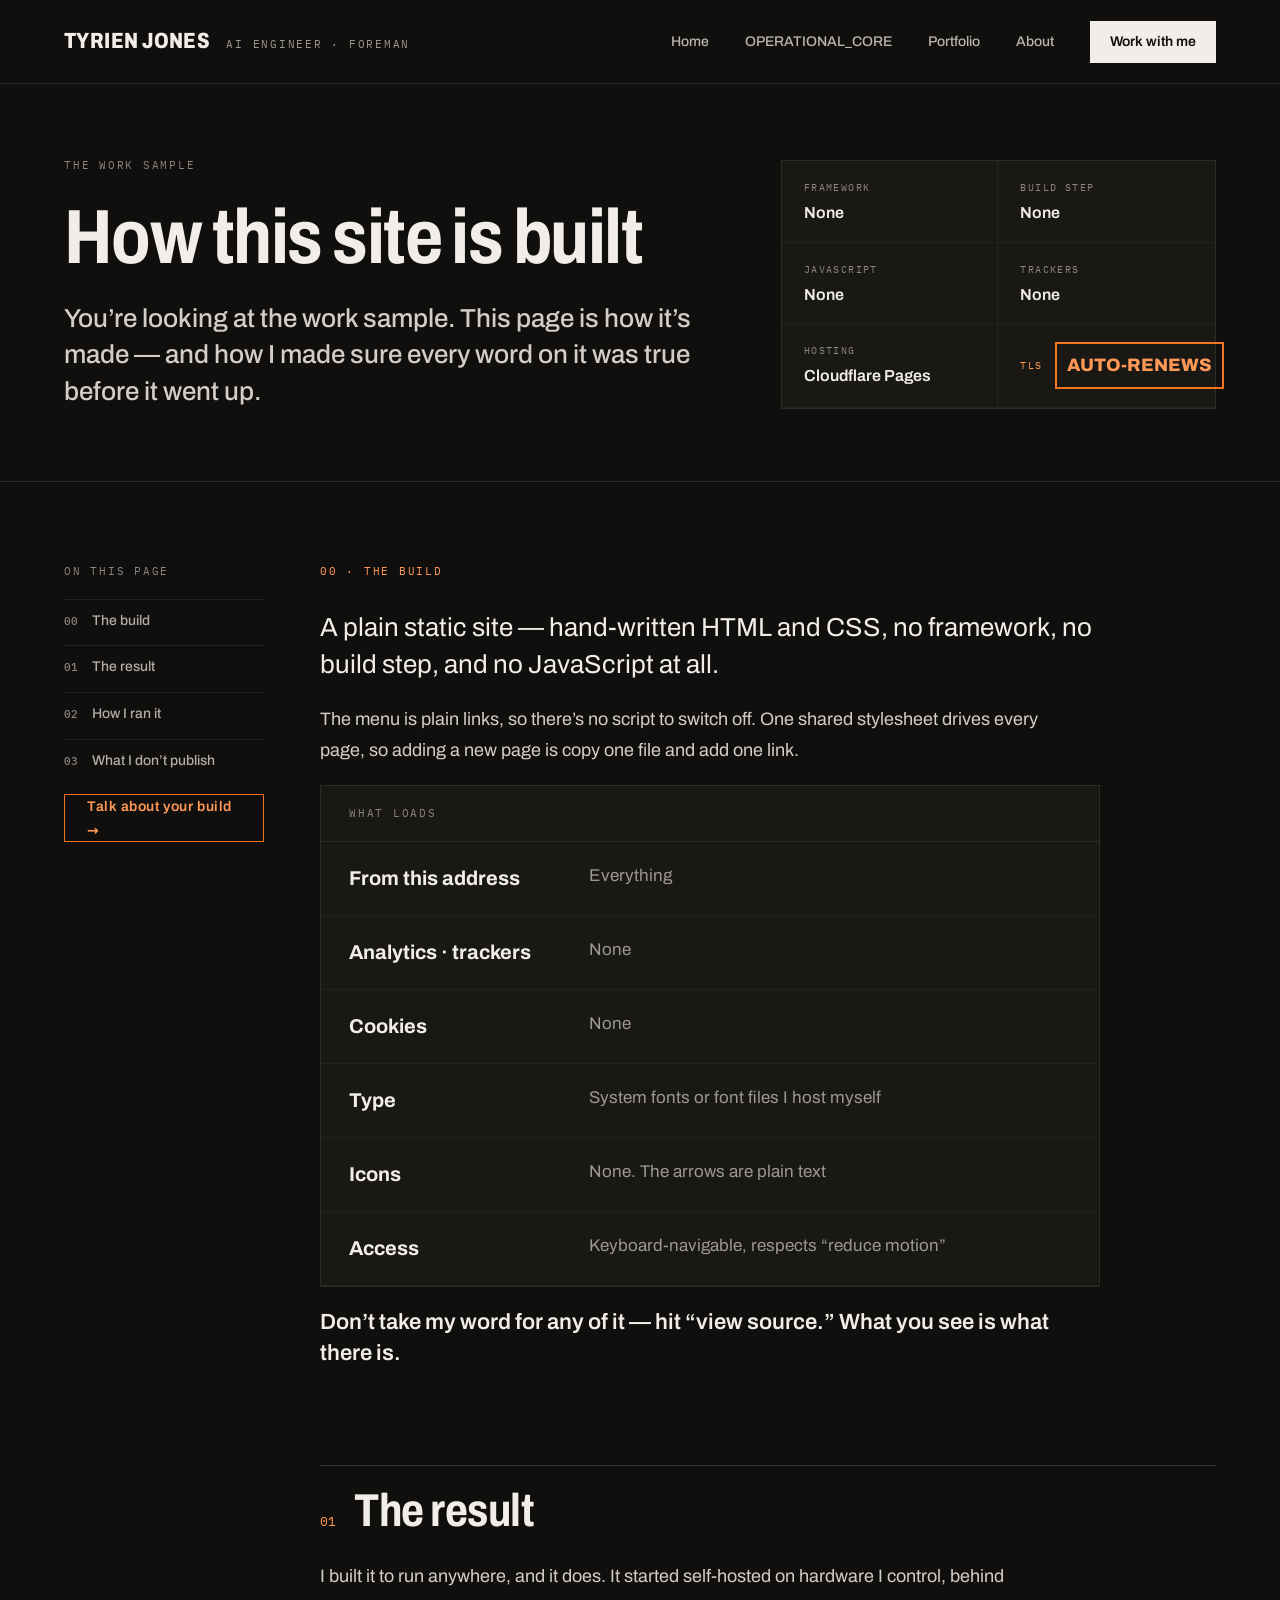
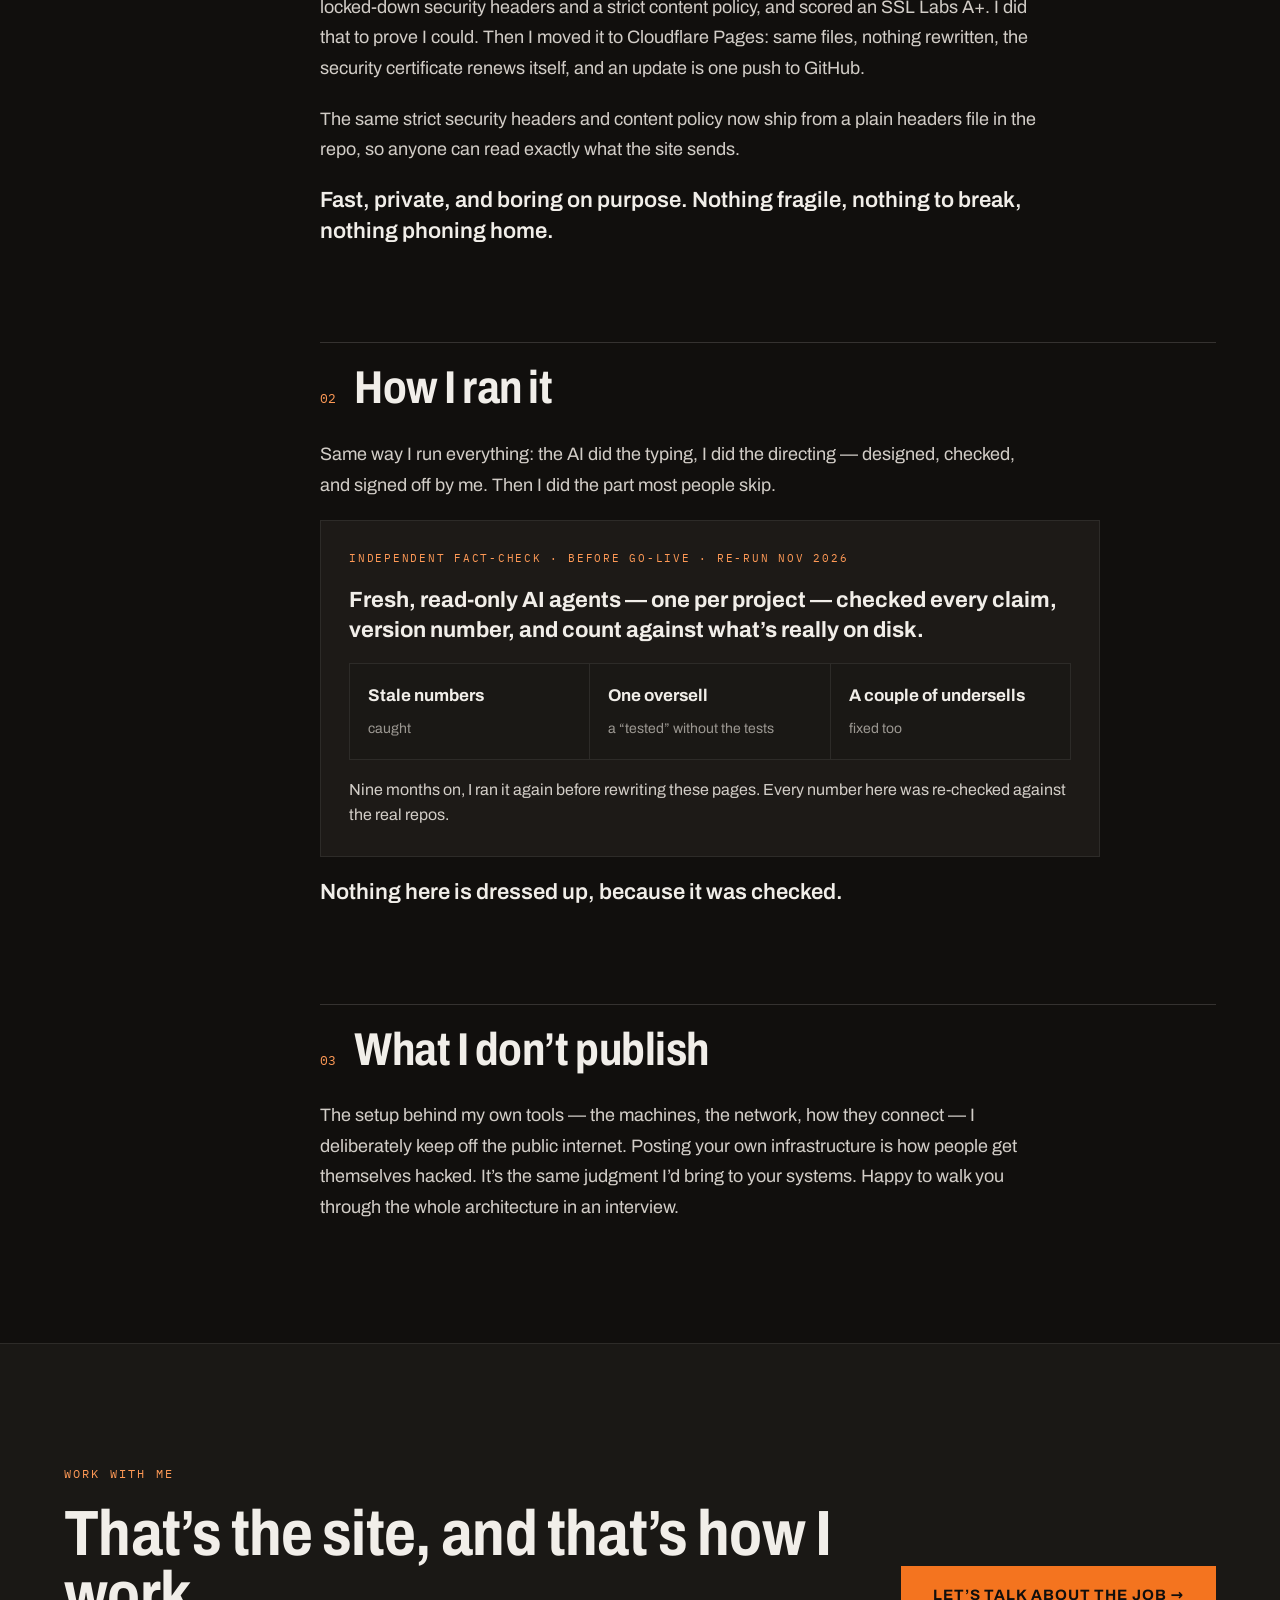
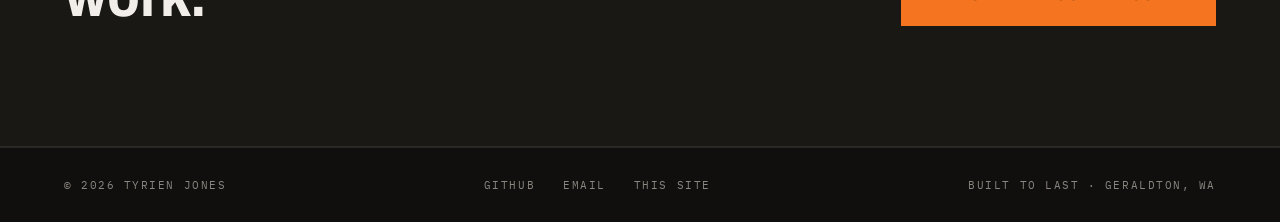
<file: site/this-site.html>
<!DOCTYPE html>
<html lang="en">
<head>
<meta charset="utf-8">
<meta name="viewport" content="width=device-width, initial-scale=1">
<meta name="color-scheme" content="dark">
<title>How this site is built — Tyrien Jones</title>
<meta name="description" content="This page is the work sample: how this site is made — hand-written HTML and CSS, no JavaScript — and how every word on it was checked before it went up.">
<link rel="stylesheet" href="assets/css/site.css?v=9049bccd">
</head>
<body>

<header class="site-head">
  <a class="brand" href="index.html">
    <span class="brand-name">TYRIEN JONES</span>
    <span class="brand-sub">AI ENGINEER · FOREMAN</span>
  </a>
  <nav class="nav" aria-label="Primary">
    <a href="index.html">Home</a>
    <a href="operational-core.html">OPERATIONAL_CORE</a>
    <a href="portfolio.html">Portfolio</a>
    <a href="about.html">About</a>
    <a href="work.html" class="btn-work">Work with me</a>
  </nav>
</header>

<section class="page-head" style="border-bottom:1px solid oklch(0.27 0.006 70)">
  <div style="display:flex;flex-direction:column;gap:28px">
    <span class="lbl">THE WORK SAMPLE</span>
    <h1 class="display">How this site is built</h1>
    <p class="lede">You&rsquo;re looking at the work sample. This page is how it&rsquo;s made — and how I made sure every word on it was true before it went up.</p>
  </div>
  <div class="spec-panel">
    <div><span class="k">FRAMEWORK</span><span class="v">None</span></div>
    <div><span class="k">BUILD STEP</span><span class="v">None</span></div>
    <div><span class="k">JAVASCRIPT</span><span class="v">None</span></div>
    <div><span class="k">TRACKERS</span><span class="v">None</span></div>
    <div><span class="k">HOSTING</span><span class="v">Cloudflare Pages</span></div>
    <div style="flex-direction:row;align-items:center;justify-content:space-between;gap:12px;color:oklch(0.78 0.15 52)">
      <span class="k" style="color:oklch(0.78 0.15 52)">TLS</span>
      <span style="padding:6px 10px;border:2px solid oklch(0.7 0.18 48);font-size:18px;font-weight:800;white-space:nowrap">AUTO-RENEWS</span>
    </div>
  </div>
</section>

<section class="doc" style="padding-top:80px">
  <aside class="doc-index">
    <span class="lbl idx-ttl">ON THIS PAGE</span>
    <a href="#the-build" class="on"><span class="n">00</span>The build</a>
    <a href="#the-result"><span class="n">01</span>The result</a>
    <a href="#how-i-ran-it"><span class="n">02</span>How I ran it</a>
    <a href="#what-i-dont-publish"><span class="n">03</span>What I don&rsquo;t publish</a>
    <a class="btn btn-accent" href="work.html">Talk about your build →</a>
  </aside>
  <div class="doc-main">

    <div class="doc-sec" id="the-build" style="scroll-margin-top:24px">
      <span class="lbl" style="color:oklch(0.78 0.15 52)">00 · THE BUILD</span>
      <div class="prose">
        <p style="font-size:26px;line-height:1.45;color:oklch(0.95 0.008 80)">A plain static site — hand-written HTML and CSS, no framework, no build step, and no JavaScript at all.</p>
        <p>The menu is plain links, so there&rsquo;s no script to switch off. One shared stylesheet drives every page, so adding a new page is copy one file and add one link.</p>
        <div class="panel">
          <div class="panel-bar"><span class="lbl">WHAT LOADS</span></div>
          <div class="sheet" style="grid-template-columns:240px minmax(0,1fr)">
            <div class="s-name">From this address</div><div class="s-role row-end">Everything</div>
            <div class="s-name">Analytics · trackers</div><div class="s-role row-end">None</div>
            <div class="s-name">Cookies</div><div class="s-role row-end">None</div>
            <div class="s-name">Type</div><div class="s-role row-end">System fonts or font files I host myself</div>
            <div class="s-name">Icons</div><div class="s-role row-end">None. The arrows are plain text</div>
            <div class="s-name">Access</div><div class="s-role">Keyboard-navigable, respects &ldquo;reduce motion&rdquo;</div>
          </div>
        </div>
        <p class="big" style="font-size:22px;line-height:1.4;font-weight:600">Don&rsquo;t take my word for any of it — hit &ldquo;view source.&rdquo; What you see is what there is.</p>
      </div>
    </div>

    <div class="doc-sec" id="the-result" style="scroll-margin-top:24px">
      <header><span class="n">01</span><h2>The result</h2></header>
      <div class="prose">
        <p>I built it to run anywhere, and it does. It started self-hosted on hardware I control, behind locked-down security headers and a strict content policy, and scored an SSL Labs A+. I did that to prove I could. Then I moved it to Cloudflare Pages: same files, nothing rewritten, the security certificate renews itself, and an update is one push to GitHub.</p>
        <p>The same strict security headers and content policy now ship from a plain headers file in the repo, so anyone can read exactly what the site sends.</p>
        <p class="big" style="font-size:22px;line-height:1.4;font-weight:600">Fast, private, and boring on purpose. Nothing fragile, nothing to break, nothing phoning home.</p>
      </div>
    </div>

    <div class="doc-sec" id="how-i-ran-it" style="scroll-margin-top:24px">
      <header><span class="n">02</span><h2>How I ran it</h2></header>
      <div class="prose">
        <p>Same way I run everything: the AI did the typing, I did the directing — designed, checked, and signed off by me. Then I did the part most people skip.</p>
        <div class="panel" style="background:oklch(0.22 0.008 60);display:flex;flex-direction:column;gap:18px;padding:28px">
          <span class="lbl" style="color:oklch(0.78 0.15 52)">INDEPENDENT FACT-CHECK · BEFORE GO-LIVE · RE-RUN NOV 2026</span>
          <span style="font-size:22px;font-weight:700;line-height:1.35">Fresh, read-only AI agents — one per project — checked every claim, version number, and count against what&rsquo;s really on disk.</span>
          <div class="stack-sm" style="display:grid;grid-template-columns:repeat(3,minmax(0,1fr));gap:1px;background:oklch(0.29 0.006 70);border:1px solid oklch(0.29 0.006 70)">
            <div style="display:flex;flex-direction:column;gap:6px;padding:18px;background:oklch(0.21 0.006 70)"><span style="font-size:17px;font-weight:700">Stale numbers</span><span style="font-size:14px;color:oklch(0.68 0.01 75)">caught</span></div>
            <div style="display:flex;flex-direction:column;gap:6px;padding:18px;background:oklch(0.21 0.006 70)"><span style="font-size:17px;font-weight:700">One oversell</span><span style="font-size:14px;color:oklch(0.68 0.01 75)">a &ldquo;tested&rdquo; without the tests</span></div>
            <div style="display:flex;flex-direction:column;gap:6px;padding:18px;background:oklch(0.21 0.006 70)"><span style="font-size:17px;font-weight:700">A couple of undersells</span><span style="font-size:14px;color:oklch(0.68 0.01 75)">fixed too</span></div>
          </div>
          <span style="font-size:16px;line-height:1.55;color:oklch(0.85 0.01 75)">Nine months on, I ran it again before rewriting these pages. Every number here was re-checked against the real repos.</span>
        </div>
        <p class="big" style="font-size:22px;line-height:1.4;font-weight:600">Nothing here is dressed up, because it was checked.</p>
      </div>
    </div>

    <div class="doc-sec" id="what-i-dont-publish" style="scroll-margin-top:24px">
      <header><span class="n">03</span><h2>What I don&rsquo;t publish</h2></header>
      <div class="prose">
        <p>The setup behind my own tools — the machines, the network, how they connect — I deliberately keep off the public internet. Posting your own infrastructure is how people get themselves hacked. It&rsquo;s the same judgment I&rsquo;d bring to your systems. Happy to walk you through the whole architecture in an interview.</p>
      </div>
    </div>

  </div>
</section>

<section class="cta in-panel">
  <div class="cta-copy">
    <span class="lbl lbl-lg">WORK WITH ME</span>
    <span class="cta-q">That&rsquo;s the site, and that&rsquo;s how I work.</span>
  </div>
  <a class="btn btn-accent" href="work.html">LET&rsquo;S TALK ABOUT THE JOB →</a>
</section>

<footer class="site-foot">
  <span>© 2026 TYRIEN JONES</span>
  <span class="links">
    <a href="https://github.com/tyrienjones-tech">GITHUB</a>
    <!--email_off--><a href="mailto:tyrienjones.tech@gmail.com">EMAIL</a><!--/email_off-->
    <a href="this-site.html">THIS SITE</a>
  </span>
  <span>BUILT TO LAST · GERALDTON, WA</span>
</footer>

</body>
</html>
</file>
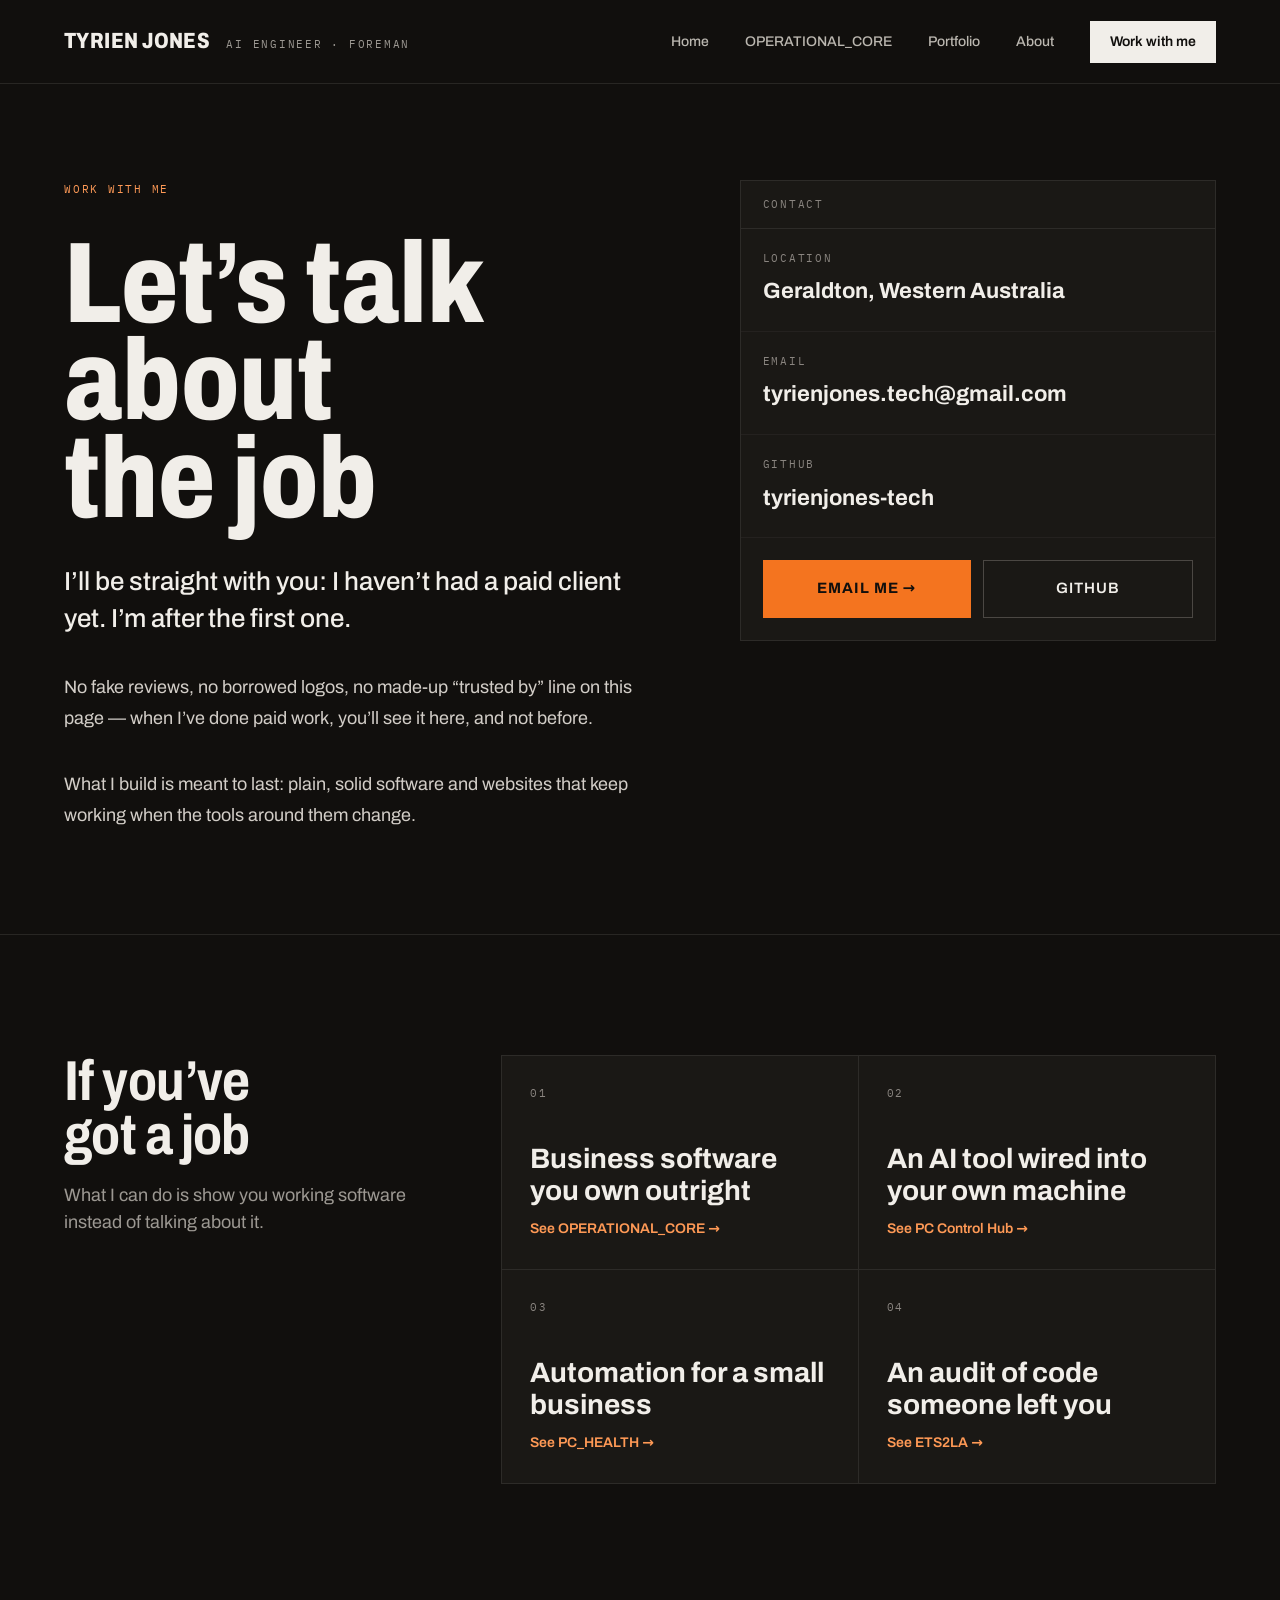
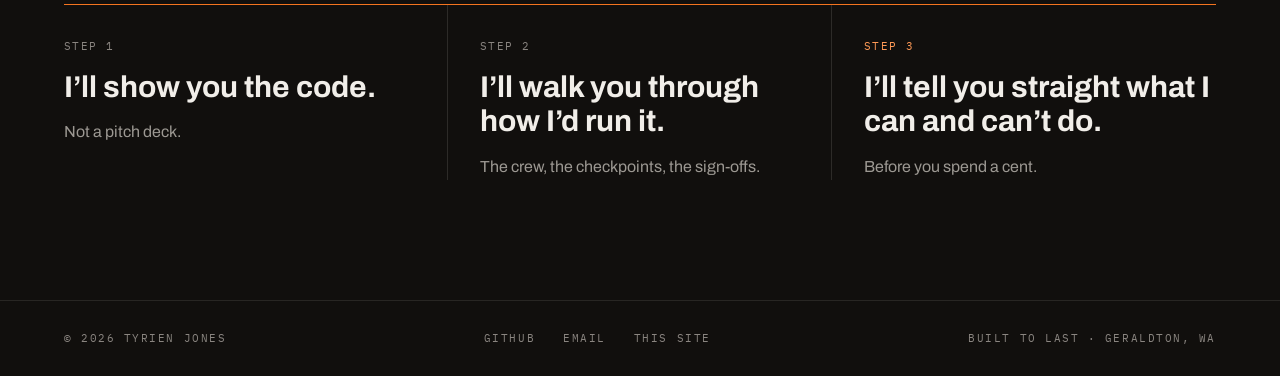
<file: site/work.html>
<!DOCTYPE html>
<html lang="en">
<head>
<meta charset="utf-8">
<meta name="viewport" content="width=device-width, initial-scale=1">
<meta name="color-scheme" content="dark">
<title>Work With Me — Tyrien Jones</title>
<meta name="description" content="I haven’t had a paid client yet — I’m after the first one. No fake reviews, no borrowed logos: when I’ve done paid work, you’ll see it here.">
<link rel="stylesheet" href="assets/css/site.css?v=9049bccd">
</head>
<body>

<header class="site-head">
  <a class="brand" href="index.html">
    <span class="brand-name">TYRIEN JONES</span>
    <span class="brand-sub">AI ENGINEER · FOREMAN</span>
  </a>
  <nav class="nav" aria-label="Primary">
    <a href="index.html">Home</a>
    <a href="operational-core.html">OPERATIONAL_CORE</a>
    <a href="portfolio.html">Portfolio</a>
    <a href="about.html">About</a>
    <a href="work.html" class="btn-work" aria-current="page">Work with me</a>
  </nav>
</header>

<section class="hero" style="align-items:start;border-bottom:1px solid oklch(0.27 0.006 70)">
  <div style="display:flex;flex-direction:column;gap:36px">
    <span class="lbl" style="color:oklch(0.78 0.15 52)">WORK WITH ME</span>
    <h1 class="display" style="font-weight:800;font-stretch:78%;font-size:clamp(75px,8.96vw,150px);line-height:.85;letter-spacing:0">Let&rsquo;s talk about the job</h1>
    <p class="lede" style="max-width:680px;color:oklch(0.95 0.008 80)">I&rsquo;ll be straight with you: I haven&rsquo;t had a paid client yet. I&rsquo;m after the first one.</p>
    <p style="max-width:640px">No fake reviews, no borrowed logos, no made-up &ldquo;trusted by&rdquo; line on this page — when I&rsquo;ve done paid work, you&rsquo;ll see it here, and not before.</p>
    <p style="max-width:640px">What I build is meant to last: plain, solid software and websites that keep working when the tools around them change.</p>
  </div>
  <div class="panel">
    <div class="panel-bar" style="padding:14px 22px"><span class="lbl">CONTACT</span></div>
    <div style="display:flex;flex-direction:column;gap:6px;padding:20px 22px;border-bottom:1px solid oklch(0.25 0.006 70)">
      <span class="lbl">LOCATION</span>
      <span style="font-size:22px;font-weight:700">Geraldton, Western Australia</span>
    </div>
    <div style="display:flex;flex-direction:column;gap:6px;padding:20px 22px;border-bottom:1px solid oklch(0.25 0.006 70)">
      <span class="lbl">EMAIL</span>
      <span style="font-size:22px;font-weight:700;overflow-wrap:anywhere"><!--email_off-->tyrienjones.tech@gmail.com<!--/email_off--></span>
    </div>
    <div style="display:flex;flex-direction:column;gap:6px;padding:20px 22px;border-bottom:1px solid oklch(0.25 0.006 70)">
      <span class="lbl">GITHUB</span>
      <span style="font-size:22px;font-weight:700">tyrienjones-tech</span>
    </div>
    <div style="display:flex;gap:12px;padding:22px">
      <!--email_off--><a class="btn btn-accent" href="mailto:tyrienjones.tech@gmail.com" style="flex:1;justify-content:center">EMAIL ME →</a><!--/email_off-->
      <a class="btn btn-ghost" href="https://github.com/tyrienjones-tech" style="flex:1;justify-content:center">GITHUB</a>
    </div>
  </div>
</section>

<section class="sec split s-12" style="padding-top:120px">
  <div style="display:flex;flex-direction:column;gap:20px">
    <h2>If you&rsquo;ve got a job</h2>
    <p style="font-size:18px;line-height:1.5;color:oklch(0.68 0.01 75)">What I can do is show you working software instead of talking about it.</p>
  </div>
  <div class="stack-sm" style="display:grid;grid-template-columns:repeat(2,minmax(0,1fr));gap:1px;background:oklch(0.29 0.006 70);border:1px solid oklch(0.29 0.006 70)">
    <a href="operational-core.html" style="display:flex;flex-direction:column;justify-content:space-between;gap:40px;min-height:200px;padding:28px;background:oklch(0.21 0.006 70)">
      <span class="lbl" style="letter-spacing:.12em">01</span>
      <div style="display:flex;flex-direction:column;gap:10px"><span style="font-size:28px;font-weight:700;line-height:1.15">Business software you own outright</span><span style="font-size:14px;color:oklch(0.78 0.15 52);font-weight:600">See OPERATIONAL_CORE →</span></div>
    </a>
    <a href="portfolio.html#pc-control-hub" style="display:flex;flex-direction:column;justify-content:space-between;gap:40px;min-height:200px;padding:28px;background:oklch(0.21 0.006 70)">
      <span class="lbl" style="letter-spacing:.12em">02</span>
      <div style="display:flex;flex-direction:column;gap:10px"><span style="font-size:28px;font-weight:700;line-height:1.15">An AI tool wired into your own machine</span><span style="font-size:14px;color:oklch(0.78 0.15 52);font-weight:600">See PC Control Hub →</span></div>
    </a>
    <a href="portfolio.html#pc-health" style="display:flex;flex-direction:column;justify-content:space-between;gap:40px;min-height:200px;padding:28px;background:oklch(0.21 0.006 70)">
      <span class="lbl" style="letter-spacing:.12em">03</span>
      <div style="display:flex;flex-direction:column;gap:10px"><span style="font-size:28px;font-weight:700;line-height:1.15">Automation for a small business</span><span style="font-size:14px;color:oklch(0.78 0.15 52);font-weight:600">See PC_HEALTH →</span></div>
    </a>
    <a href="portfolio.html#ets2la" style="display:flex;flex-direction:column;justify-content:space-between;gap:40px;min-height:200px;padding:28px;background:oklch(0.21 0.006 70)">
      <span class="lbl" style="letter-spacing:.12em">04</span>
      <div style="display:flex;flex-direction:column;gap:10px"><span style="font-size:28px;font-weight:700;line-height:1.15">An audit of code someone left you</span><span style="font-size:14px;color:oklch(0.78 0.15 52);font-weight:600">See ETS2LA →</span></div>
    </a>
  </div>
</section>

<section class="sec">
  <div class="stack-sm flush-sm" style="display:grid;grid-template-columns:repeat(3,minmax(0,1fr));border-top:1px solid oklch(0.7 0.18 48)">
    <div style="display:flex;flex-direction:column;gap:14px;padding:32px 32px 0 0;border-right:1px solid oklch(0.29 0.006 70)">
      <span class="lbl" style="letter-spacing:.12em">STEP 1</span>
      <span style="font-size:30px;font-weight:700;line-height:1.15">I&rsquo;ll show you the code.</span>
      <span style="font-size:16px;color:oklch(0.68 0.01 75)">Not a pitch deck.</span>
    </div>
    <div style="display:flex;flex-direction:column;gap:14px;padding:32px 32px 0 32px;border-right:1px solid oklch(0.29 0.006 70)">
      <span class="lbl" style="letter-spacing:.12em">STEP 2</span>
      <span style="font-size:30px;font-weight:700;line-height:1.15">I&rsquo;ll walk you through how I&rsquo;d run it.</span>
      <span style="font-size:16px;color:oklch(0.68 0.01 75)">The crew, the checkpoints, the sign-offs.</span>
    </div>
    <div style="display:flex;flex-direction:column;gap:14px;padding:32px 0 0 32px">
      <span class="lbl" style="letter-spacing:.12em;color:oklch(0.78 0.15 52)">STEP 3</span>
      <span style="font-size:30px;font-weight:700;line-height:1.15">I&rsquo;ll tell you straight what I can and can&rsquo;t do.</span>
      <span style="font-size:16px;color:oklch(0.68 0.01 75)">Before you spend a cent.</span>
    </div>
  </div>
</section>

<footer class="site-foot">
  <span>© 2026 TYRIEN JONES</span>
  <span class="links">
    <a href="https://github.com/tyrienjones-tech">GITHUB</a>
    <!--email_off--><a href="mailto:tyrienjones.tech@gmail.com">EMAIL</a><!--/email_off-->
    <a href="this-site.html">THIS SITE</a>
  </span>
  <span>BUILT TO LAST · GERALDTON, WA</span>
</footer>

</body>
</html>
</file>
<file: site/assets/css/site.css>
/* ============================================================
   Tyrien Jones — shared stylesheet (all pages use this one file)
   v2 "Site Documentation" redesign — 2026-11.
   Static. Fonts self-hosted. No remote fonts, no third-party requests.
   Lives at /assets/css/site.css — paths below are relative to HERE.
   ============================================================ */

/* ---- Self-hosted fonts (files in /assets/fonts/) ---------- */
@font-face {
  font-family: "Archivo";
  src: url("../fonts/Archivo-Variable.woff2") format("woff2");
  font-weight: 400 800; font-stretch: 62% 125%;
  font-style: normal; font-display: swap;
}
@font-face {
  font-family: "IBM Plex Mono";
  src: url("../fonts/IBMPlexMono-Regular.woff2") format("woff2");
  font-weight: 400; font-style: normal; font-display: swap;
}
@font-face {
  font-family: "IBM Plex Mono";
  src: url("../fonts/IBMPlexMono-Medium.woff2") format("woff2");
  font-weight: 500; font-style: normal; font-display: swap;
}
@font-face {
  font-family: "IBM Plex Mono";
  src: url("../fonts/IBMPlexMono-SemiBold.woff2") format("woff2");
  font-weight: 600; font-style: normal; font-display: swap;
}

/* ---- Tokens (HANDOFF.md) ----------------------------------- */
:root {
  --bg:          oklch(0.17 0.006 70);   /* warm graphite */
  --panel:       oklch(0.21 0.006 70);
  --panel-2:     oklch(0.24 0.006 70);   /* placeholder stripe light */
  --warm:        oklch(0.22 0.008 60);   /* highlighted panel */
  --line:        oklch(0.29 0.006 70);   /* panel borders */
  --line-2:      oklch(0.25 0.006 70);   /* row dividers */
  --line-3:      oklch(0.32 0.006 70);   /* step rules on panel bg */
  --line-head:   oklch(0.27 0.006 70);   /* header/footer rule */
  --text:        oklch(0.95 0.008 80);
  --body:        oklch(0.85 0.01 75);
  --body-2:      oklch(0.8 0.01 75);
  --muted:       oklch(0.68 0.01 75);
  --muted-2:     oklch(0.62 0.01 75);    /* mono labels */
  --soft:        oklch(0.75 0.01 75);
  --soft-2:      oklch(0.72 0.01 75);
  --accent:      oklch(0.70 0.18 48);    /* hi-vis orange */
  --accent-hi:   oklch(0.76 0.17 52);    /* hover */
  --accent-text: oklch(0.78 0.15 52);    /* orange as text on dark */

  --font-head: "Archivo", system-ui, -apple-system, "Segoe UI", Roboto, sans-serif;
  --font-mono: "IBM Plex Mono", ui-monospace, "Cascadia Mono", Menlo, Consolas, monospace;

  --gut: 64px;           /* page gutter */
  --nav-h: 84px;
}

/* ---- Base --------------------------------------------------- */
* { box-sizing: border-box; }
html { scroll-behavior: smooth; }
body {
  margin: 0;
  background: var(--bg);
  color: var(--text);
  font-family: var(--font-head);
  font-size: 18px;
  line-height: 1.7;
  -webkit-font-smoothing: antialiased;
}
a { color: inherit; text-decoration: none; }
a:hover { opacity: .85; }
a, .btn, .card, details.reg summary, .nav a {
  transition: opacity .15s ease, background-color .2s ease,
              border-color .2s ease, color .2s ease;
}
:focus-visible { outline: 2px solid var(--accent); outline-offset: 3px; }
@media (prefers-reduced-motion: reduce) {
  * { transition: none !important; }
  html { scroll-behavior: auto; }
}
img { max-width: 100%; display: block; }
code {
  font-family: var(--font-mono);
  font-size: .88em;
}
::selection { background: var(--accent); color: var(--bg); }

h1, h2, h3 { margin: 0; letter-spacing: -.01em; text-wrap: balance; }
h2 { font-weight: 700; font-stretch: 82%; font-size: clamp(38px, 4.4vw, 64px); line-height: .95; }
p  { margin: 0; color: var(--body); text-wrap: pretty; }

/* Mono label — labels only, never headings/body */
.lbl {
  font-family: var(--font-mono);
  font-size: 11px; letter-spacing: .16em;
  text-transform: uppercase;
  color: var(--muted-2);
}
.lbl-lg { font-size: 12px; letter-spacing: .18em; color: var(--muted); }

/* ---- Header ------------------------------------------------- */
.site-head {
  display: flex; align-items: center; justify-content: space-between;
  padding: 0 var(--gut); height: var(--nav-h);
  border-bottom: 1px solid var(--line-head);
  gap: 24px;
}
.brand { display: flex; align-items: baseline; gap: 16px; flex: none; }
.brand-name { font-weight: 800; font-stretch: 80%; font-size: 22px; letter-spacing: .02em; }
.brand-sub {
  font-family: var(--font-mono); font-size: 11px; letter-spacing: .16em;
  color: var(--muted);
}
.nav {
  display: flex; align-items: center; gap: 36px;
  font-size: 14px; font-weight: 500; color: oklch(0.78 0.01 75);
  flex-wrap: wrap;
}
.nav a { padding: 6px 0; }
.nav a.active {
  color: var(--text);
  box-shadow: inset 0 -2px 0 var(--accent);
}
.nav .btn-work {
  display: flex; align-items: center; height: 42px; padding: 0 20px;
  background: var(--text); color: var(--bg); font-weight: 600;
}

/* ---- Buttons ------------------------------------------------ */
.btn {
  display: inline-flex; align-items: center; gap: 14px;
  height: 58px; padding: 0 30px;
  font-weight: 700; font-size: 15px; letter-spacing: .06em;
}
.btn-accent { background: var(--accent); color: var(--bg); }
.btn-accent:hover { background: var(--accent-hi); opacity: 1; }
.btn-ghost { border: 1px solid oklch(0.4 0.008 70); font-weight: 600; }
.btn-ghost:hover { border-color: var(--text); opacity: 1; }

/* ---- Status tag / stamp ------------------------------------- */
.tag-status {
  display: inline-flex; align-items: center; gap: 10px;
  padding: 7px 12px; border: 1px solid var(--accent);
  font-family: var(--font-mono); font-size: 11px; letter-spacing: .16em;
  color: var(--accent-text); text-transform: uppercase;
}
.tag-status::before {
  content: ""; width: 7px; height: 7px; background: var(--accent); flex: none;
}
.stamp {
  flex: none; display: flex; flex-direction: column; align-items: center; gap: 2px;
  padding: 10px 14px; border: 2px solid var(--accent);
  color: var(--accent-text);
  font-family: var(--font-mono); font-size: 10px; letter-spacing: .16em;
  text-transform: uppercase; text-align: center;
}
.stamp b {
  font-family: var(--font-head); font-weight: 800; font-size: 22px; letter-spacing: 0;
  white-space: nowrap;
}

/* ---- Sections / hero ---------------------------------------- */
.sec { padding: 0 var(--gut) 120px; }
.sec-band {
  padding: 120px var(--gut);
  background: var(--panel);
  border-top: 1px solid var(--line); border-bottom: 1px solid var(--line);
}
.hero {
  padding: 96px var(--gut) 104px;
  display: grid; grid-template-columns: minmax(0,1.25fr) minmax(0,1fr);
  gap: 80px; align-items: stretch;
}
.hero-copy { display: flex; flex-direction: column; justify-content: space-between; gap: 56px; }
.kicker { display: flex; align-items: center; gap: 20px; flex-wrap: wrap; }
.display {
  font-weight: 700; font-stretch: 82%;
  font-size: clamp(60px, 7.17vw, 120px);
  line-height: .9; letter-spacing: -.02em;
}
.hero-lede { max-width: 600px; font-size: 24px; line-height: 1.45; color: var(--body-2); }
.hero-foot {
  display: flex; align-items: center; gap: 16px;
  padding-top: 24px; border-top: 1px solid var(--line-head);
}
.hero-foot b { font-size: 18px; font-weight: 500; }

/* ---- Screenshots -------------------------------------------- */
/* A grid of real screens: one wide shot with a side column, then a row of
   close-ups. Close-ups sit letterboxed on the app's own background colour,
   so the bars read as part of the screenshot. */
.shots { display: grid; grid-template-columns: repeat(6, minmax(0, 1fr)); gap: 28px 16px; }
.shot { margin: 0; display: flex; flex-direction: column; gap: 12px; min-width: 0; }
.shot img { width: 100%; height: auto; border: 1px solid var(--line); }
.shots .s-wide { grid-column: span 4; }
.shots .s-side { grid-column: span 2; }
.shot-paper, .shot-tile { position: relative; overflow: hidden; border: 1px solid var(--line); }
.shot-paper { flex: 1; min-height: 0; background: #fff; }
.shot-tile { aspect-ratio: 7 / 5; background: rgb(14 15 19); }
.shot-paper img, .shot-tile img { position: absolute; inset: 0; height: 100%; border: 0; }
.shot-paper img { object-fit: cover; object-position: top; }
.shot-tile img { object-fit: contain; }
.shots-note { margin-top: 20px; }
/* A row of phone-size screens (L.I.LY). */
.phones { display: grid; grid-template-columns: repeat(3, minmax(0, 320px)); justify-content: center; gap: 28px; }
.phones .shot img { border-radius: 18px; }
/* Cut-out phone frames (transparent corners): no box around them. */
.phones.framed { grid-template-columns: repeat(3, minmax(0, 260px)); }
.phones.framed .shot img { border: 0; border-radius: 0; }
@media (max-width: 640px) { .phones.framed { grid-template-columns: minmax(0, 260px); } }
@media (max-width: 640px) { .phones { grid-template-columns: minmax(0, 320px); } }
/* Real tool output shown as text (PC_HEALTH's MCP response). Scrolls
   sideways inside its own box on narrow screens, never the page. */
.out { margin: 0; padding: 22px 28px; overflow-x: auto; font-family: var(--font-mono); font-size: 13px; line-height: 1.65; color: var(--text); }
.out .k { color: var(--muted-2); }
.out .flag { color: oklch(0.78 0.15 52); }
/* Screenshot filling a card's media side (home page). */
.card-shot { position: relative; overflow: hidden; background: rgb(14 15 19); border-right: 1px solid var(--line); }
.card-shot img { width: 100%; height: 100%; object-fit: contain; }
.card-shot-tag { position: absolute; top: 12px; right: 12px; padding: 5px 8px; background: var(--bg); border: 1px solid var(--line); }
/* The card stacks once it can't fit two 420px columns: the shot then sits
   on top, and the tag drops into a strip under it. */
.card:has(> .card-shot) { container-type: inline-size; }
@container (width < 840px) {
  .card-shot { border-right: 0; border-bottom: 1px solid var(--line); }
  .card-shot img { height: auto; }
  .card-shot-tag { position: static; display: block; border: 0; border-top: 1px solid var(--line); padding: 10px 16px; }
}
@media (max-width: 900px) {
  .shots { grid-template-columns: repeat(2, minmax(0, 1fr)); }
  .shots .s-wide { grid-column: 1 / -1; }
  .shots .s-side { grid-column: auto; }
  .shot-paper { flex: none; aspect-ratio: 7 / 5; }
}
@media (max-width: 640px) {
  .shots { grid-template-columns: minmax(0, 1fr); }
}

/* ---- Spec strip (home hero) ---------------------------------- */
.spec-strip {
  display: grid; grid-template-columns: repeat(3, minmax(0,1fr));
  background: var(--panel); border: 1px solid var(--line);
  font-family: var(--font-mono); font-size: 11px; letter-spacing: .12em;
  text-transform: uppercase;
}
.spec-strip > div {
  padding: 14px 18px; display: flex; flex-direction: column; gap: 4px;
  border-right: 1px solid var(--line);
}
.spec-strip > div:last-child { border-right: none; }
.spec-strip span:first-child { color: var(--muted-2); }

/* ---- Panels / sheet tables ----------------------------------- */
.panel { background: var(--panel); border: 1px solid var(--line); }
.panel-bar {
  display: flex; justify-content: space-between; align-items: center;
  padding: 18px 28px; border-bottom: 1px solid var(--line);
  gap: 16px; flex-wrap: wrap;
}
.panel-bar .ttl { font-weight: 800; font-stretch: 80%; font-size: 22px; letter-spacing: .02em; }

.sheet { display: grid; font-size: 17px; line-height: 1.45; }
.sheet > div { padding: 22px 28px; border-bottom: 1px solid var(--line-2); }
.sheet > .s-h {
  padding: 16px 28px;
  font-family: var(--font-mono); font-size: 11px; letter-spacing: .14em;
  text-transform: uppercase; color: var(--muted-2);
}
.sheet .s-name { font-weight: 700; font-size: 20px; }
.sheet .s-role { color: var(--muted); }
.sheet .s-role.hl { color: var(--accent-text); font-weight: 600; }
.sheet .s-desc { color: var(--body-2); }

.tag-own, .tag-wired {
  font-family: var(--font-mono); font-size: 10px; letter-spacing: .14em;
  text-transform: uppercase; padding: 4px 8px; white-space: nowrap;
}
.tag-own  { border: 1px solid var(--accent); color: var(--accent-text); }
.tag-wired{ border: 1px solid var(--line-3); color: var(--muted); }

/* ---- Stats row ------------------------------------------------ */
.stats { display: flex; gap: 40px; padding-top: 20px; border-top: 1px solid var(--line); flex-wrap: wrap; }
.stat { display: flex; flex-direction: column; gap: 4px; }
.stat b { font-weight: 700; font-size: 28px; line-height: 1.2; }
.stat span { font-size: 13px; color: var(--muted); }
.stat-link { margin-left: auto; align-self: end; font-size: 15px; font-weight: 600; }

/* ---- Numbered steps ------------------------------------------- */
.steps { display: flex; flex-direction: column; }
.step {
  display: grid; grid-template-columns: 72px minmax(0,1fr) minmax(0,1.4fr);
  gap: 24px; align-items: baseline; padding: 28px 0;
  border-top: 1px solid var(--line-3);
}
.step:last-child { border-bottom: 1px solid var(--line-3); }
.step .n { font-family: var(--font-mono); font-size: 13px; color: var(--muted-2); }
.step .t { font-weight: 700; font-size: 30px; }
.step .d { font-size: 17px; line-height: 1.5; color: oklch(0.78 0.01 75); }
.step.hl .n, .step.hl .t { color: var(--accent-text); }

/* ---- Cards ----------------------------------------------------- */
.card-grid { display: grid; grid-template-columns: repeat(2, minmax(0,1fr)); gap: 24px; }
.card {
  display: flex; flex-direction: column;
  background: var(--panel); border: 1px solid var(--line);
}
a.card:hover { border-color: var(--accent); opacity: 1; }
.card-body { padding: 36px; display: flex; flex-direction: column; gap: 24px; flex: 1; }
.card-top { display: flex; justify-content: space-between; align-items: start; gap: 24px; }
.card-title { font-weight: 800; font-stretch: 80%; font-size: 56px; line-height: 1; }
.card-desc { font-size: 19px; line-height: 1.5; color: oklch(0.82 0.01 75); }
.card .stats { margin-top: auto; }

/* ---- Two-column split (band interiors etc.) --------------------- */
.split { display: grid; gap: 80px; align-items: start; }
.split.s-12 { grid-template-columns: minmax(0,1fr) minmax(0,2fr); }
.split.s-21 { grid-template-columns: minmax(0,2fr) minmax(0,1fr); }
.hero-media { display: flex; flex-direction: column; justify-content: flex-end; }

/* ---- Section headers ------------------------------------------- */
.sec-head { display: flex; justify-content: space-between; align-items: end; gap: 24px; flex-wrap: wrap; }
.sec-head .sub { font-size: 17px; color: var(--soft-2); }

/* ---- CTA band --------------------------------------------------- */
.cta {
  padding: 120px var(--gut);
  display: flex; justify-content: space-between; align-items: end; gap: 64px;
}
.cta.in-panel { background: var(--panel); border-top: 1px solid var(--line); border-bottom: 1px solid var(--line); }
.cta-copy { display: flex; flex-direction: column; gap: 20px; max-width: 860px; }
.cta-copy .lbl-lg { color: var(--accent-text); }
.cta-q {
  font-weight: 700; font-stretch: 82%;
  font-size: clamp(44px, 5vw, 72px); line-height: .95; letter-spacing: -.01em;
}
.cta .btn { flex: none; height: 60px; padding: 0 32px; }

/* ---- Footer ------------------------------------------------------ */
.site-foot {
  display: flex; justify-content: space-between; align-items: center;
  padding: 28px var(--gut); border-top: 1px solid var(--line-head);
  font-family: var(--font-mono); font-size: 11px; letter-spacing: .14em;
  text-transform: uppercase; color: var(--muted-2);
  gap: 16px; flex-wrap: wrap;
}
.site-foot .links { display: flex; gap: 28px; }

/* ---- Page header (inner pages) ----------------------------------- */
.page-head {
  padding: 72px var(--gut) 72px;
  display: grid; grid-template-columns: minmax(0,1.5fr) minmax(0,1fr);
  gap: 64px; align-items: end;
}
.crumb { font-family: var(--font-mono); font-size: 12px; letter-spacing: .14em; color: var(--muted-2); text-transform: uppercase; }
.crumb a:hover { color: var(--text); }
.page-head .display { font-size: clamp(56px, 6vw, 110px); }
.lede { font-size: 26px; line-height: 1.4; font-weight: 500; color: var(--body); max-width: 760px; }

.spec-panel {
  display: grid; grid-template-columns: repeat(2, minmax(0,1fr));
  background: var(--panel); border: 1px solid var(--line);
}
.spec-panel > div {
  padding: 18px 22px; display: flex; flex-direction: column; gap: 6px;
  border-bottom: 1px solid var(--line-2); border-right: 1px solid var(--line-2);
}
.spec-panel > div:nth-child(2n) { border-right: none; }
.spec-panel .k { font-family: var(--font-mono); font-size: 10px; letter-spacing: .14em; color: var(--muted-2); text-transform: uppercase; }
.spec-panel .v { font-size: 16px; font-weight: 600; line-height: 1.35; }
.spec-panel .cell-stamp { align-items: center; justify-content: center; }

/* ---- Doc layout (sticky index + reading column) ------------------- */
.doc {
  padding: 0 var(--gut) 120px;
  display: grid; grid-template-columns: 200px minmax(0,1fr);
  gap: 56px; align-items: start;
}
.doc-index {
  position: sticky; top: 32px;
  display: flex; flex-direction: column; gap: 4px;
  font-size: 14px;
}
.doc-index .idx-ttl { padding-bottom: 14px; }
.doc-index a {
  display: flex; gap: 14px; align-items: baseline;
  padding: 9px 0; color: var(--soft);
  border-top: 1px solid var(--line-2);
  font-weight: 500;
}
.doc-index a .n { font-family: var(--font-mono); font-size: 11px; color: var(--muted-2); }
.doc-index a:hover { color: var(--text); opacity: 1; }
.doc-index a.btn {
  margin-top: 8px; height: 48px; padding: 0 22px;
  justify-content: center;
  font-size: 14px; font-weight: 600; letter-spacing: .04em;
  border-top: none;
  background: transparent;
  border: 1px solid var(--accent);
  color: var(--accent-text);
}
.doc-index a.btn:hover { background: var(--accent); color: var(--bg); opacity: 1; }

/* Index highlight, zero JS. Where the browser supports scroll-driven
   animations, the link for the section crossing ~35% of the viewport lights up
   as you scroll. Elsewhere it falls back to click-follow via :has(:target). */
@keyframes idx-on { from, to { color: var(--accent-text); font-weight: 600; } }
@supports (animation-timeline: view()) {
  .doc { timeline-scope: --s-ets2la, --s-featured, --s-how-i-ran-it, --s-how-they-learn, --s-inside, --s-next, --s-operational-core, --s-paused-builds, --s-pc-control-hub, --s-pc-health, --s-plain-terms, --s-receipts, --s-six-axis, --s-the-arc, --s-the-build, --s-the-crew, --s-the-job, --s-the-result, --s-the-rules, --s-the-stack, --s-using-ai, --s-what-i-dont-publish, --s-what-this-is, --s-whats-mine, --s-who-i-am, --s-why-it-counts, --s-why-this-way, --s-wired-in; }
  .doc-sec { view-timeline-axis: block; view-timeline-inset: 35% 64%; }
  #ets2la { view-timeline-name: --s-ets2la; }
  #featured { view-timeline-name: --s-featured; }
  #how-i-ran-it { view-timeline-name: --s-how-i-ran-it; }
  #how-they-learn { view-timeline-name: --s-how-they-learn; }
  #inside { view-timeline-name: --s-inside; }
  #next { view-timeline-name: --s-next; }
  #operational-core { view-timeline-name: --s-operational-core; }
  #paused-builds { view-timeline-name: --s-paused-builds; }
  #pc-control-hub { view-timeline-name: --s-pc-control-hub; }
  #pc-health { view-timeline-name: --s-pc-health; }
  #plain-terms { view-timeline-name: --s-plain-terms; }
  #receipts { view-timeline-name: --s-receipts; }
  #six-axis { view-timeline-name: --s-six-axis; }
  #the-arc { view-timeline-name: --s-the-arc; }
  #the-build { view-timeline-name: --s-the-build; }
  #the-crew { view-timeline-name: --s-the-crew; }
  #the-job { view-timeline-name: --s-the-job; }
  #the-result { view-timeline-name: --s-the-result; }
  #the-rules { view-timeline-name: --s-the-rules; }
  #the-stack { view-timeline-name: --s-the-stack; }
  #using-ai { view-timeline-name: --s-using-ai; }
  #what-i-dont-publish { view-timeline-name: --s-what-i-dont-publish; }
  #what-this-is { view-timeline-name: --s-what-this-is; }
  #whats-mine { view-timeline-name: --s-whats-mine; }
  #who-i-am { view-timeline-name: --s-who-i-am; }
  #why-it-counts { view-timeline-name: --s-why-it-counts; }
  #why-this-way { view-timeline-name: --s-why-this-way; }
  #wired-in { view-timeline-name: --s-wired-in; }
  .doc-index a[href^="#"] { animation: idx-on linear none; animation-range: cover 0% cover 100%; }
  .doc-index a[href="#ets2la"] { animation-timeline: --s-ets2la; }
  .doc-index a[href="#featured"] { animation-timeline: --s-featured; }
  .doc-index a[href="#how-i-ran-it"] { animation-timeline: --s-how-i-ran-it; }
  .doc-index a[href="#how-they-learn"] { animation-timeline: --s-how-they-learn; }
  .doc-index a[href="#inside"] { animation-timeline: --s-inside; }
  .doc-index a[href="#next"] { animation-timeline: --s-next; }
  .doc-index a[href="#operational-core"] { animation-timeline: --s-operational-core; }
  .doc-index a[href="#paused-builds"] { animation-timeline: --s-paused-builds; }
  .doc-index a[href="#pc-control-hub"] { animation-timeline: --s-pc-control-hub; }
  .doc-index a[href="#pc-health"] { animation-timeline: --s-pc-health; }
  .doc-index a[href="#plain-terms"] { animation-timeline: --s-plain-terms; }
  .doc-index a[href="#receipts"] { animation-timeline: --s-receipts; }
  .doc-index a[href="#six-axis"] { animation-timeline: --s-six-axis; }
  .doc-index a[href="#the-arc"] { animation-timeline: --s-the-arc; }
  .doc-index a[href="#the-build"] { animation-timeline: --s-the-build; }
  .doc-index a[href="#the-crew"] { animation-timeline: --s-the-crew; }
  .doc-index a[href="#the-job"] { animation-timeline: --s-the-job; }
  .doc-index a[href="#the-result"] { animation-timeline: --s-the-result; }
  .doc-index a[href="#the-rules"] { animation-timeline: --s-the-rules; }
  .doc-index a[href="#the-stack"] { animation-timeline: --s-the-stack; }
  .doc-index a[href="#using-ai"] { animation-timeline: --s-using-ai; }
  .doc-index a[href="#what-i-dont-publish"] { animation-timeline: --s-what-i-dont-publish; }
  .doc-index a[href="#what-this-is"] { animation-timeline: --s-what-this-is; }
  .doc-index a[href="#whats-mine"] { animation-timeline: --s-whats-mine; }
  .doc-index a[href="#who-i-am"] { animation-timeline: --s-who-i-am; }
  .doc-index a[href="#why-it-counts"] { animation-timeline: --s-why-it-counts; }
  .doc-index a[href="#why-this-way"] { animation-timeline: --s-why-this-way; }
  .doc-index a[href="#wired-in"] { animation-timeline: --s-wired-in; }
}
@supports not (animation-timeline: view()) {
  .doc-index a.on { color: var(--accent-text); font-weight: 600; }
  .doc:has(:target) .doc-index a.on { color: var(--soft); font-weight: 500; }
  .doc:has(#ets2la:target) .doc-index a[href="#ets2la"],
  .doc:has(#featured:target) .doc-index a[href="#featured"],
  .doc:has(#how-i-ran-it:target) .doc-index a[href="#how-i-ran-it"],
  .doc:has(#how-they-learn:target) .doc-index a[href="#how-they-learn"],
  .doc:has(#inside:target) .doc-index a[href="#inside"],
  .doc:has(#next:target) .doc-index a[href="#next"],
  .doc:has(#operational-core:target) .doc-index a[href="#operational-core"],
  .doc:has(#paused-builds:target) .doc-index a[href="#paused-builds"],
  .doc:has(#pc-control-hub:target) .doc-index a[href="#pc-control-hub"],
  .doc:has(#pc-health:target) .doc-index a[href="#pc-health"],
  .doc:has(#plain-terms:target) .doc-index a[href="#plain-terms"],
  .doc:has(#receipts:target) .doc-index a[href="#receipts"],
  .doc:has(#six-axis:target) .doc-index a[href="#six-axis"],
  .doc:has(#the-arc:target) .doc-index a[href="#the-arc"],
  .doc:has(#the-build:target) .doc-index a[href="#the-build"],
  .doc:has(#the-crew:target) .doc-index a[href="#the-crew"],
  .doc:has(#the-job:target) .doc-index a[href="#the-job"],
  .doc:has(#the-result:target) .doc-index a[href="#the-result"],
  .doc:has(#the-rules:target) .doc-index a[href="#the-rules"],
  .doc:has(#the-stack:target) .doc-index a[href="#the-stack"],
  .doc:has(#using-ai:target) .doc-index a[href="#using-ai"],
  .doc:has(#what-i-dont-publish:target) .doc-index a[href="#what-i-dont-publish"],
  .doc:has(#what-this-is:target) .doc-index a[href="#what-this-is"],
  .doc:has(#whats-mine:target) .doc-index a[href="#whats-mine"],
  .doc:has(#who-i-am:target) .doc-index a[href="#who-i-am"],
  .doc:has(#why-it-counts:target) .doc-index a[href="#why-it-counts"],
  .doc:has(#why-this-way:target) .doc-index a[href="#why-this-way"],
  .doc:has(#wired-in:target) .doc-index a[href="#wired-in"] {
    color: var(--accent-text); font-weight: 600;
  }
}
.doc-main [id] { scroll-margin-top: 28px; }
.doc-main p, .doc-main .lede { max-width: 72ch; }
.doc-main { display: flex; flex-direction: column; gap: 96px; min-width: 0; }

.doc-sec { display: flex; flex-direction: column; gap: 28px; }
.doc-sec > header {
  display: flex; align-items: baseline; gap: 18px;
  padding-top: 24px; border-top: 1px solid var(--line-3);
}
.doc-sec > header .n { font-family: var(--font-mono); font-size: 13px; color: var(--accent-text); }
.doc-sec h2 { font-size: clamp(34px, 3.6vw, 52px); }
.doc-sec h3 { font-weight: 700; font-size: 24px; }
.prose { display: flex; flex-direction: column; gap: 20px; max-width: 780px; }
.prose p { font-size: 18px; line-height: 1.7; }
.prose .big { font-size: 21px; line-height: 1.6; color: var(--text); font-weight: 500; }

/* ---- Details register (no JS) -------------------------------------- */
details.reg { border: 1px solid var(--line); background: var(--panel); }
details.reg + details.reg { border-top: none; }
details.reg summary {
  list-style: none; cursor: pointer;
  display: flex; justify-content: space-between; align-items: center; gap: 20px;
  padding: 20px 26px; font-weight: 600; font-size: 18px;
}
details.reg summary::-webkit-details-marker { display: none; }
details.reg summary::after {
  content: "+"; font-family: var(--font-mono); color: var(--muted);
  font-size: 18px; flex: none;
}
details.reg[open] summary::after { content: "–"; }
details.reg .reg-body { padding: 0 26px 24px; color: var(--body-2); max-width: 760px; }

/* ---- Prev / next strip ---------------------------------------------- */
.pn {
  display: grid; grid-template-columns: repeat(2, minmax(0,1fr));
  border-top: 1px solid var(--line-head);
}
.pn a {
  display: flex; flex-direction: column; gap: 10px;
  padding: 44px var(--gut);
}
.pn a + a { border-left: 1px solid var(--line-head); text-align: right; align-items: end; }
.pn a:hover { background: var(--panel); opacity: 1; }
.pn b { font-weight: 700; font-stretch: 82%; font-size: 30px; }

/* ---- Wide screens: full-width bands, content centred past 1440px ------ */
.site-head, .hero, .page-head, .sec, .sec-band, .cta, .doc, .site-foot {
  padding-left: max(var(--gut), calc((100% - 1440px) / 2));
  padding-right: max(var(--gut), calc((100% - 1440px) / 2));
}

/* ---- Portfolio job register: stack rows before the columns get squeezed */
@media (max-width: 900px) {
  .reg-row { grid-template-columns: minmax(0,1fr) !important; gap: 6px !important; }
  .reg-row > span:last-child { display: none; }
}

/* ---- Mobile (HANDOFF §6) --------------------------------------------- */
@media (max-width: 1100px) {
  :root { --gut: 32px; }
  .hero, .page-head { grid-template-columns: minmax(0,1fr); gap: 48px; }
  .card-grid { grid-template-columns: minmax(0,1fr); }
  .doc { grid-template-columns: minmax(0,1fr); gap: 48px; }
  .doc-index { position: static; }
  .split, .split.s-12, .split.s-21 { grid-template-columns: minmax(0,1fr); gap: 48px; }
}
@media (max-width: 640px) {
  :root { --gut: 16px; --nav-h: auto; }
  body { font-size: 17px; }
  .site-head { flex-direction: column; align-items: flex-start; gap: 12px; padding: 18px 16px; }
  .nav { gap: 18px; }
  .hero { padding-top: 56px; padding-bottom: 64px; }
  .display, .page-head .display { font-size: clamp(44px, 13vw, 80px); }
  .hero-lede { font-size: 20px; }
  .lede { font-size: 21px; }
  .sec, .doc { padding-bottom: 72px; }
  .sec-band, .cta { padding-top: 64px; padding-bottom: 64px; }
  .cta { flex-direction: column; align-items: flex-start; gap: 32px; }
  .step { grid-template-columns: 40px minmax(0,1fr); }
  .step .d { grid-column: 2; }
  .step .t { font-size: 24px; }
  .sheet { grid-template-columns: minmax(0,1fr) !important; font-size: 16px; }
  .sheet > .s-h { display: none; }
  .sheet > div { padding: 14px 18px; border-bottom: none; }
  .sheet .row-end { border-bottom: 1px solid var(--line-2) !important; padding-bottom: 20px; margin-bottom: 6px; }
  .card-title { font-size: clamp(32px, 11vw, 44px); }
  .spec-strip { grid-template-columns: minmax(0,1fr); }
  .spec-strip > div { border-right: none; border-bottom: 1px solid var(--line); }
  .spec-strip > div:last-child { border-bottom: none; }
  .spec-panel { grid-template-columns: minmax(0,1fr); }
  .spec-panel > div { border-right: none; }
  .card-top { flex-wrap: wrap; }
  details.reg summary > span { grid-template-columns: minmax(0,1fr) !important; gap: 4px !important; }
  /* Inline multi-column grids that must collapse on phones */
  .stack-sm { grid-template-columns: minmax(0,1fr) !important; }
  .two-sm { grid-template-columns: repeat(2, minmax(0,1fr)) !important; }
  .flush-sm > * { padding-left: 0 !important; padding-right: 0 !important; border-right: none !important; }
  .pn { grid-template-columns: minmax(0,1fr); }
  .pn a + a { border-left: none; border-top: 1px solid var(--line-head); }
  .stats { gap: 24px; }
  .btn { height: 52px; padding: 0 22px; }
}
</file>
